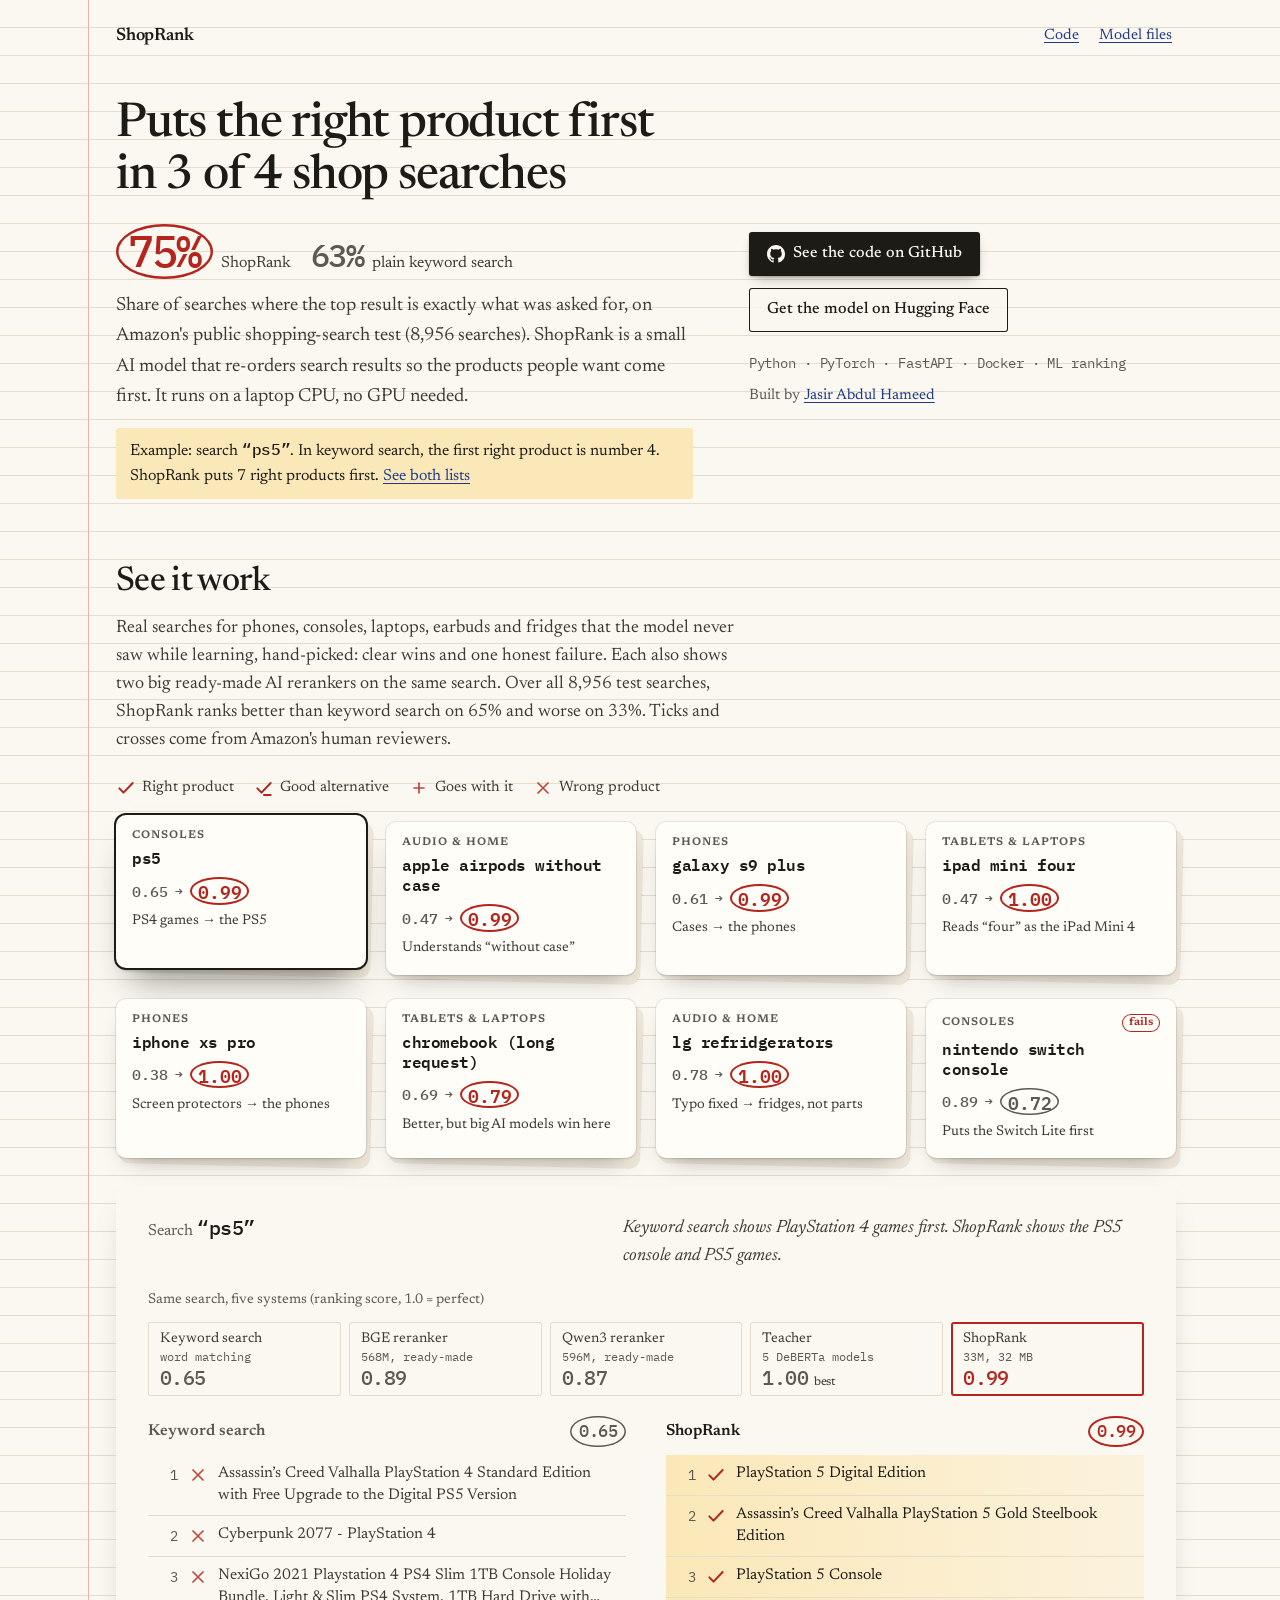
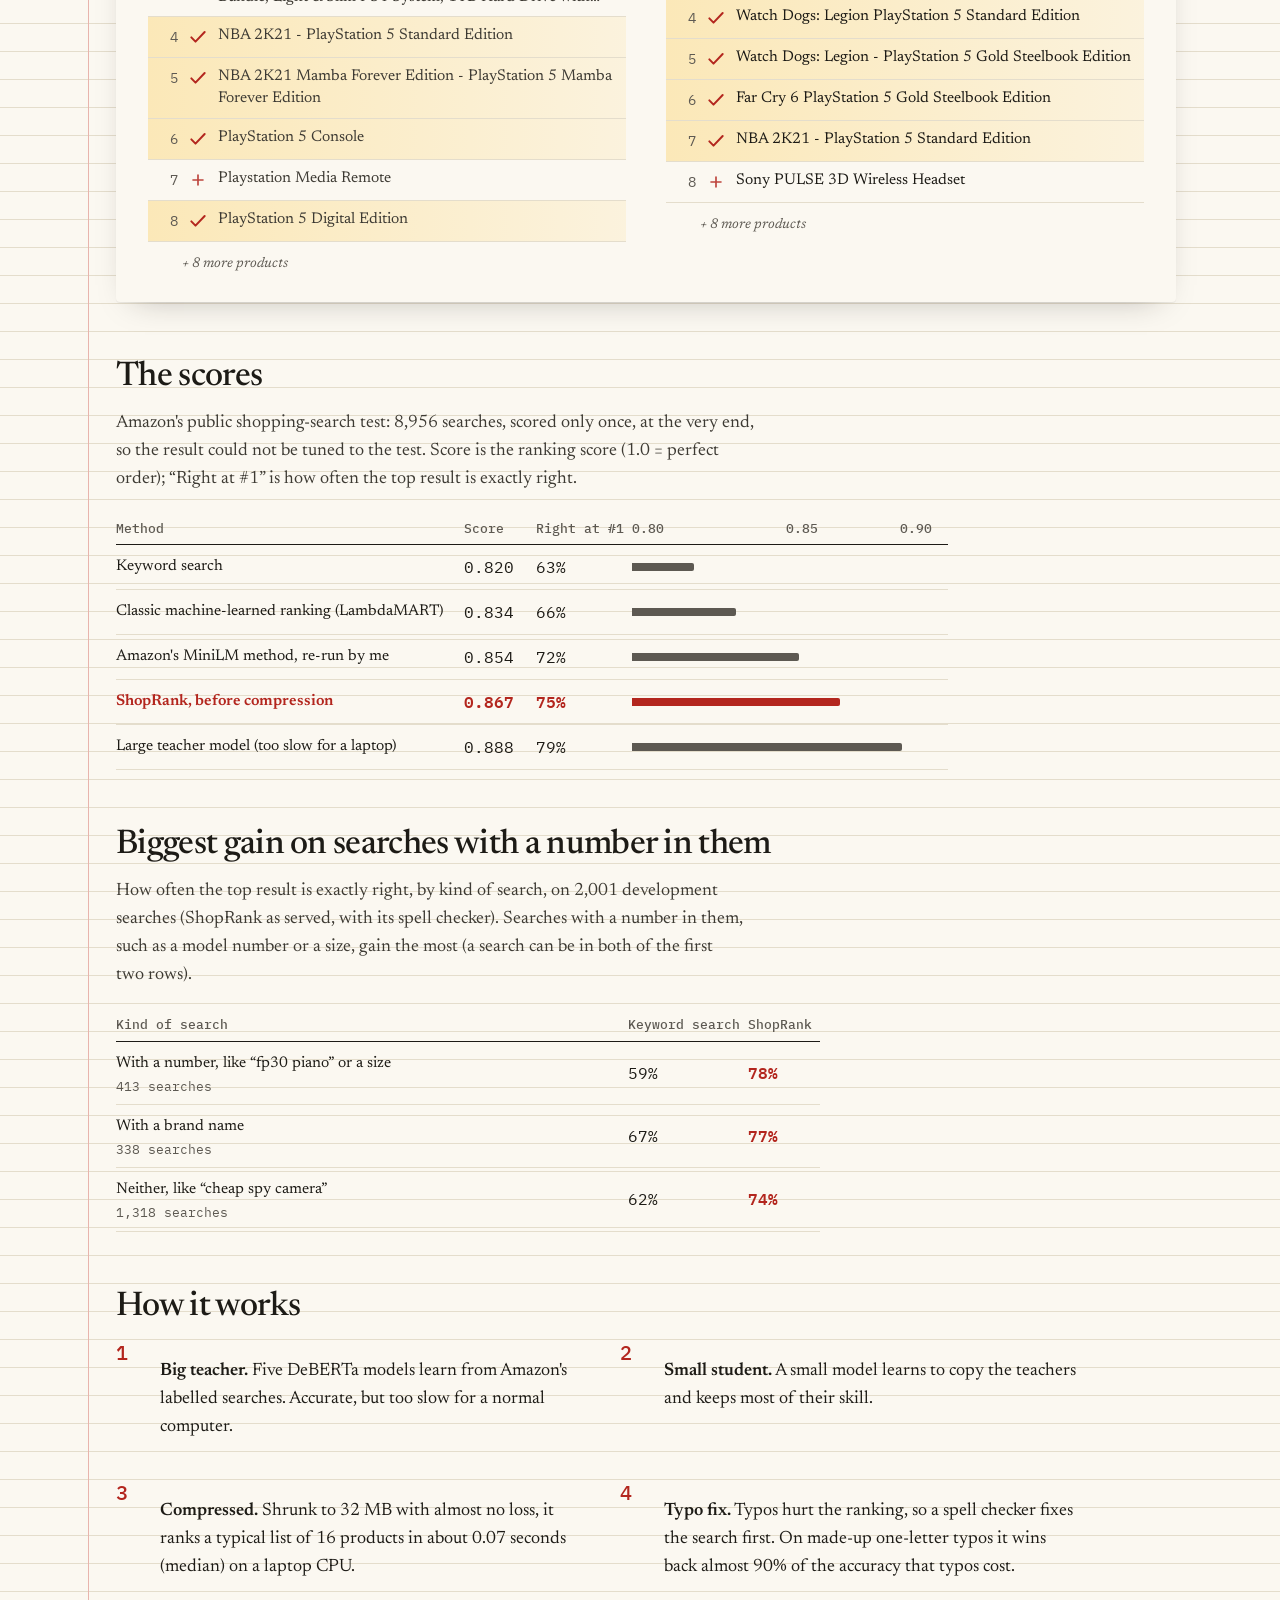
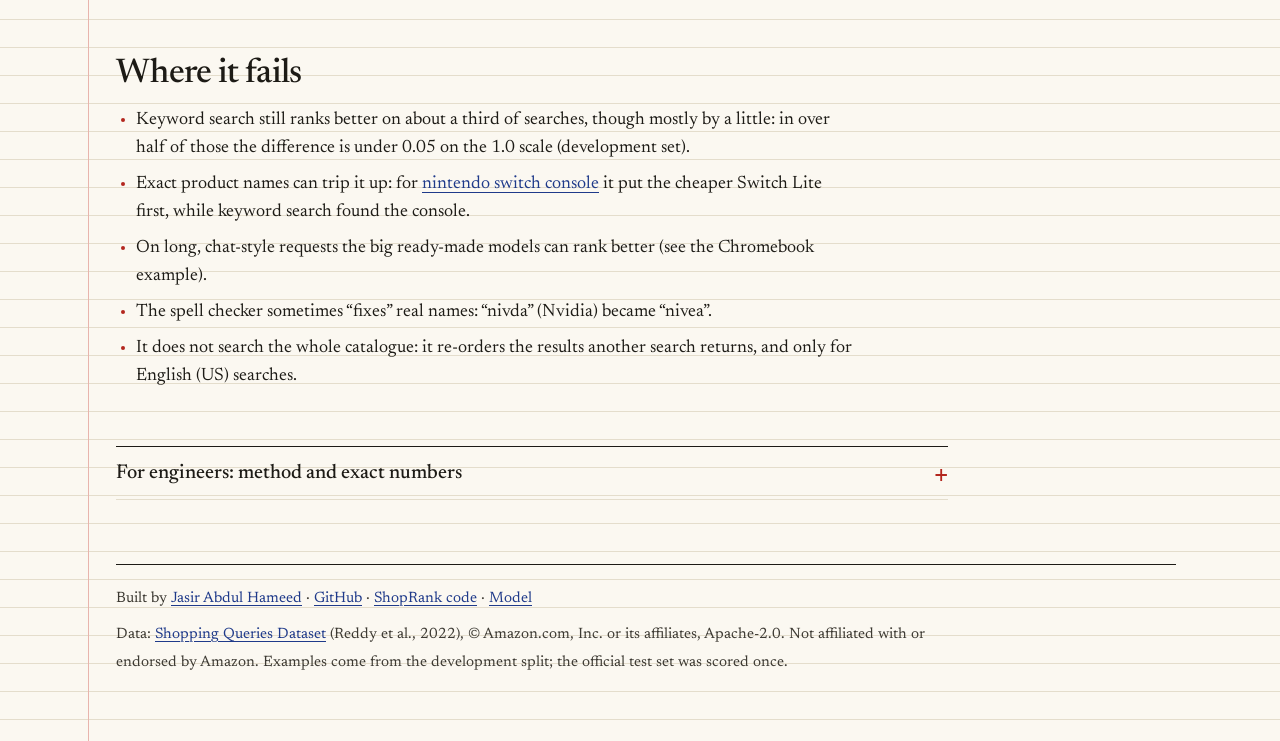
<file: site/public/index.html>
<!doctype html>
<html lang="en">
<head>
<meta charset="utf-8">
<meta name="viewport" content="width=device-width, initial-scale=1">
<title>ShopRank: puts the right product first in shop search</title>
<meta name="description" content="A small AI model that re-orders shop search results so the right products come first: the top result is right in 75% of searches, against 63% for keyword search, on Amazon's public shopping benchmark. Real examples and code.">
<meta name="theme-color" content="#fbf8f1">
<link rel="canonical" href="https://shoprank-jasirjru.vercel.app/">
<meta property="og:type" content="website">
<meta property="og:site_name" content="ShopRank">
<meta property="og:url" content="https://shoprank-jasirjru.vercel.app/">
<meta property="og:title" content="ShopRank: puts the right product first in 3 of 4 shop searches">
<meta property="og:description" content="A small AI model that re-orders shop search results. Right product at #1 in 75% of searches vs 63% for keyword search, on Amazon's public shopping benchmark. Real examples and code.">
<meta property="og:image" content="https://shoprank-jasirjru.vercel.app/og.png">
<meta property="og:image:type" content="image/png">
<meta property="og:image:width" content="1200">
<meta property="og:image:height" content="627">
<meta property="og:image:alt" content="ShopRank: right product first in 75% of searches, against 63% for keyword search">
<meta name="twitter:card" content="summary_large_image">
<meta name="twitter:image" content="https://shoprank-jasirjru.vercel.app/og.png">
<link rel="icon" href="favicon.svg" type="image/svg+xml">
<link rel="preconnect" href="https://fonts.googleapis.com">
<link rel="preconnect" href="https://fonts.gstatic.com" crossorigin>
<link rel="stylesheet" href="https://fonts.googleapis.com/css2?family=IBM+Plex+Mono:wght@400;500&family=Newsreader:ital,wght@0,400..600;1,400&display=swap">
<style>/* ShopRank project page. World: an examiner's marking sheet. Paper ground, pencil for the baseline,
   ink for ShopRank, examiner red for marks and grades. Phone first. */
:root {
  --paper: #fbf8f1;
  --paper-deep: #f3eee2;
  --rule: #e4ddcc;
  --margin: #e8b4ad;
  --ink: #1d1b16;
  --ink-soft: #3d3a33;
  --pencil: #5d5952;
  --red: #b3261e;
  --red-soft: #f6dcd7;
  --highlight: #fbe8b8;
  --blue: #1f3a8a;
  --serif: "Newsreader", "Iowan Old Style", "Palatino Linotype", Georgia, serif;
  --mono: "IBM Plex Mono", ui-monospace, "Cascadia Mono", Consolas, monospace;
  --gutter: 1.25rem;
  --line: 1.75rem;
  --ease: cubic-bezier(0.16, 1, 0.3, 1);
  color-scheme: light;
}

*, *::before, *::after { box-sizing: border-box; }
html { -webkit-text-size-adjust: 100%; scroll-behavior: smooth; }
@media (prefers-reduced-motion: reduce) { html { scroll-behavior: auto; } }

body {
  margin: 0;
  background: var(--paper);
  /* ruled exam paper: faint horizontal lines on the baseline grid */
  background-image: linear-gradient(to bottom, transparent calc(var(--line) - 1px), var(--rule) calc(var(--line) - 1px));
  background-size: 100% var(--line);
  color: var(--ink);
  font: 400 1.0625rem/var(--line) var(--serif);
  font-optical-sizing: auto;
  text-rendering: optimizeLegibility;
}

::selection { background: var(--red-soft); color: var(--ink); }
a { color: var(--blue); text-decoration-thickness: 1px; text-underline-offset: 0.2em; }
a:hover { color: var(--red); }
:focus-visible { outline: 2px solid var(--red); outline-offset: 3px; border-radius: 2px; }

.sr { position: absolute; width: 1px; height: 1px; overflow: hidden; clip-path: inset(50%); white-space: nowrap; }
.skip { position: absolute; left: var(--gutter); top: -3rem; background: var(--ink); color: var(--paper); padding: 0.25rem 0.75rem; z-index: 10; }
.skip:focus { top: 0.5rem; }

/* The sheet: a red margin rule down the left, like exam paper */
.sheet { position: relative; max-width: 72rem; margin: 0 auto; padding: 0 var(--gutter) 3.5rem calc(var(--gutter) + 0.75rem); }
.sheet::before { content: ""; position: absolute; top: 0; bottom: 0; left: 0.75rem; width: 1px; background: var(--margin); }

.topbar { display: flex; align-items: center; justify-content: space-between; gap: 1rem; padding: 0.875rem 0; }
.brand { font: 600 1.125rem/1 var(--serif); letter-spacing: -0.01em; color: var(--ink); text-decoration: none; }
.toplinks { display: flex; gap: 0.75rem; font-size: 0.9375rem; }
.toplinks a { display: inline-flex; align-items: center; min-height: 2.75rem; padding: 0 0.25rem; }

/* Opening */
.intro { padding: 1.75rem 0 2.25rem; max-width: 46rem; }
h1 {
  font: 500 clamp(1.875rem, 4.2vw, 3rem)/1.08 var(--serif);
  letter-spacing: -0.025em;
  margin: 0 0 1.25rem;
  text-wrap: balance;
}
/* The two grades, written in the margin like an examiner's score */
.score { display: flex; flex-wrap: wrap; align-items: baseline; column-gap: 1.25rem; row-gap: 0.5rem; margin: 0 0 0.75rem; }
.score .pair { display: inline-flex; align-items: baseline; gap: 0.5rem; white-space: nowrap; }
.score .num { font: 500 clamp(2rem, 5vw, 2.75rem)/1 var(--mono); letter-spacing: -0.04em; }
.score .num-ours { color: var(--red); padding: 0.35rem 0.75rem; border-radius: 50%; box-shadow: inset 0 0 0 2.5px var(--red); }
.score .num-base { color: var(--pencil); font-size: clamp(1.5rem, 3.6vw, 2rem); }
.score-label { font-size: 1rem; color: var(--ink-soft); }
.lede { font-size: 1.1875rem; line-height: 1.6; color: var(--ink-soft); max-width: 38rem; margin: 0 0 1.5rem; text-wrap: pretty; }
.proof { margin: 0 0 1.5rem; padding: 0.625rem 0.875rem; max-width: 38rem; background: var(--highlight); border-radius: 3px; font-size: 1rem; line-height: 1.55; }
.proof .q { font-size: 1rem; }
@media (min-width: 900px) { .proof { margin: 1rem 0 0; } }
.actions { display: flex; flex-wrap: wrap; gap: 0.75rem; margin: 0 0 1.25rem; }
.btn {
  display: inline-flex; align-items: center; gap: 0.5rem; min-height: 2.75rem; padding: 0.5rem 1.125rem;
  font: 500 1rem/1.2 var(--serif); text-decoration: none; border-radius: 3px; transition: background-color 0.2s, color 0.2s, box-shadow 0.2s;
}
.btn svg { width: 1.125rem; height: 1.125rem; fill: currentColor; }
.btn-primary { background: var(--ink); color: var(--paper); box-shadow: 0 1px 2px rgb(29 27 22 / 0.25), 0 6px 14px -6px rgb(29 27 22 / 0.45); }
.btn-primary:hover { background: var(--red); color: #fff; }
.btn-ghost { color: var(--ink); box-shadow: inset 0 0 0 1px var(--ink); background: rgb(251 248 241 / 0.8); }
.btn-ghost:hover { color: var(--red); box-shadow: inset 0 0 0 1px var(--red); }
.nowrap { white-space: nowrap; }
.skills { font: 400 0.875rem/1.6 var(--mono); color: var(--pencil); margin: 0; letter-spacing: -0.01em; }
.byline { font-size: 0.9375rem; color: var(--pencil); margin: 0.5rem 0 0; }

/* Section headings are claims */
h2 { font: 500 clamp(1.5rem, 3.6vw, 2.125rem)/1.15 var(--serif); letter-spacing: -0.02em; margin: 3.5rem 0 0.75rem; max-width: 44rem; text-wrap: balance; }
.section-lede { max-width: 40rem; color: var(--ink-soft); margin: 0 0 1.25rem; text-wrap: pretty; }

/* Legend of examiner marks */
.legend { list-style: none; display: flex; flex-wrap: wrap; gap: 0.375rem 1.25rem; padding: 0; margin: 0 0 1.25rem; font-size: 0.9375rem; color: var(--ink-soft); }
.legend li { display: inline-flex; align-items: center; gap: 0.375rem; }

.mark { width: 1.25rem; height: 1.25rem; flex: none; fill: none; stroke: var(--red); stroke-width: 2.4; stroke-linecap: round; stroke-linejoin: round; }
.mark-complement, .mark-irrelevant { stroke-width: 2; opacity: 0.85; }

/* Answer cards: paper slips with real depth (a small stack behind each), tilting gently toward the pointer */
.cards { display: grid; grid-template-columns: repeat(2, minmax(0, 1fr)); gap: 1.1rem 0.9rem; margin: 0.5rem 0 1.75rem; perspective: 1000px; }
.card {
  --rx: 0deg; --ry: 0deg; --lift: 0px;
  position: relative; display: flex; flex-direction: column; gap: 0.45rem; min-height: 2.75rem; padding: 0.95rem 1rem 1.05rem;
  color: var(--ink); text-decoration: none; background: none; border-radius: 10px; isolation: isolate;
  transform-style: preserve-3d; transform: rotateX(var(--rx)) rotateY(var(--ry)) translateY(var(--lift));
  transition: transform 0.35s var(--ease);
}
/* ::after is the front sheet (it carries the paper and the shadow); ::before is a second sheet peeking out behind */
.card::before, .card::after { content: ""; position: absolute; inset: 0; border-radius: inherit; }
.card::after { z-index: -1; background: #fffdf8; transition: box-shadow 0.35s var(--ease);
  box-shadow: 0 0 0 1px rgb(29 27 22 / 0.08), 0 1px 2px rgb(29 27 22 / 0.08), 0 12px 24px -14px rgb(29 27 22 / 0.45); }
.card::before { z-index: -2; background: #efe8da; transform: translate(5px, 6px) rotate(1.4deg); box-shadow: 0 0 0 1px rgb(29 27 22 / 0.08); }
.card-top { display: flex; align-items: center; justify-content: space-between; gap: 0.5rem; }
.card-suit { font: 600 0.6875rem/1 var(--serif); text-transform: uppercase; letter-spacing: 0.09em; color: var(--pencil); }
.card-query { font: 600 1rem/1.25 var(--mono); letter-spacing: -0.03em; overflow-wrap: break-word; }
.card-grades { display: flex; align-items: center; gap: 0.45rem; margin-top: 0.1rem; font: 500 0.9375rem/1 var(--mono); font-variant-numeric: tabular-nums; }
.card-from { color: var(--pencil); }
.card-arrow { color: var(--pencil); font-size: 0.8125rem; }
.card-to { color: var(--red); font-size: 1.125rem; font-weight: 600; padding: 0.3rem 0.45rem; border-radius: 50%; box-shadow: inset 0 0 0 2px var(--red); }
.card-story { font-size: 0.875rem; line-height: 1.35; color: var(--ink-soft); }
.card-flag { font: 600 0.6875rem/1.2 var(--serif); color: var(--red); padding: 0.15rem 0.45rem; border-radius: 999px; box-shadow: inset 0 0 0 1px var(--red); }
.card.is-failure .card-to { color: var(--pencil); box-shadow: inset 0 0 0 1.5px var(--pencil); }
.card:hover { --lift: -5px; }
.card:hover::after { box-shadow: 0 0 0 1px rgb(29 27 22 / 0.12), 0 2px 4px rgb(29 27 22 / 0.1), 0 22px 32px -16px rgb(29 27 22 / 0.5); }
.card[aria-selected="true"] { --lift: -7px; }
.card[aria-selected="true"]::after { box-shadow: 0 0 0 2px var(--ink), 0 2px 4px rgb(29 27 22 / 0.12), 0 24px 34px -16px rgb(29 27 22 / 0.55); }
.card:focus-visible { outline: 3px solid var(--red); outline-offset: 5px; }
@media (max-width: 639px) {
  .card { padding: 0.75rem 0.8rem 0.85rem; gap: 0.35rem; }
  .card-query { font-size: 0.875rem; }
  .card-story { font-size: 0.8125rem; }
  .card-grades { font-size: 0.8125rem; }
  .card-to { font-size: 0.9375rem; }
}
@media (min-width: 640px) { .cards { grid-template-columns: repeat(4, minmax(0, 1fr)); } }
@media (min-width: 900px) { .cards { gap: 1.5rem 1.25rem; } }
@media (prefers-reduced-motion: reduce) { .card, .card:hover, .card[aria-selected="true"] { transition: none; transform: none; } }

/* One example: the marked sheet */
.example { background: var(--paper); box-shadow: 0 1px 1px rgb(29 27 22 / 0.06), 0 12px 32px -18px rgb(29 27 22 / 0.35); border-radius: 4px; padding: 1.25rem 1rem 1rem; margin-bottom: 1rem; }
.example-head { margin-bottom: 1rem; }
.query { font-size: 1rem; color: var(--pencil); margin: 0; }
.q { font: 500 1.25rem/1.4 var(--mono); color: var(--ink); quotes: "\201C" "\201D"; letter-spacing: -0.02em; }
.fix { margin: 0.25rem 0 0; color: var(--red); font-style: italic; }
.fix .q { color: var(--red); font-style: normal; font-size: 1.0625rem; }
.note { margin: 0.5rem 0 0; font-style: italic; color: var(--ink-soft); max-width: 44rem; }

.switch { display: none; }
.columns { display: grid; gap: 1.5rem; }
.col-title { display: flex; align-items: center; justify-content: space-between; gap: 0.75rem; font: 600 1rem/1.3 var(--serif); margin: 0 0 0.5rem; }
.col-bm25 .col-title { color: var(--pencil); }

/* The grade, circled in red ink */
.grade { font: 500 1.0625rem/1 var(--mono); padding: 0.45rem 0.55rem; border-radius: 50%; letter-spacing: -0.03em; }
.grade-shoprank { color: var(--red); box-shadow: inset 0 0 0 2px var(--red); }
.grade-bm25 { color: var(--pencil); box-shadow: inset 0 0 0 1.5px var(--pencil); }

.list { list-style: none; margin: 0; padding: 0; }
.row { position: relative; display: grid; grid-template-columns: 1.5rem 1.25rem 1fr; align-items: start; column-gap: 0.625rem; padding: 0.5rem 0.375rem; border-bottom: 1px solid var(--rule); line-height: 1.4; }
.row .pos { font: 400 0.875rem/1.5rem var(--mono); color: var(--pencil); text-align: right; }
.row .mark { margin-top: 0.125rem; }
.row .title { font-size: 0.96875rem; display: -webkit-box; -webkit-line-clamp: 2; line-clamp: 2; -webkit-box-orient: vertical; overflow: hidden; }
.list-bm25 .title { color: var(--ink-soft); }
.row.is-exact { background: linear-gradient(to right, var(--highlight), rgb(251 232 184 / 0.35)); }
.more { font-size: 0.875rem; color: var(--pencil); margin: 0.5rem 0 0 2.125rem; font-style: italic; }

.example.is-failure { box-shadow: inset 0 0 0 2px var(--red-soft), 0 12px 32px -18px rgb(29 27 22 / 0.35); }

/* Phone with JavaScript: one list at a time, switch between them */
@media (max-width: 899px) {
  .js .switch { display: inline-flex; margin: 0 0 0.75rem; padding: 3px; border-radius: 999px; box-shadow: inset 0 0 0 1px var(--ink); }
  .js .switch button { font: 500 0.9375rem/1 var(--serif); min-height: 2.75rem; padding: 0 1rem; border: 0; border-radius: 999px; background: transparent; color: var(--ink); cursor: pointer; }
  .js .switch button[aria-pressed="true"] { background: var(--ink); color: var(--paper); }
  .js .columns { display: block; }
  .js [data-mode="shoprank"] .col-bm25, .js [data-mode="bm25"] .col-shoprank { display: none; }
}

@media (min-width: 900px) {
  :root { --gutter: 2.5rem; }
  body { font-size: 1.125rem; }
  .sheet::before { left: 1.5rem; }
  .intro { padding: 1.75rem 0 0.5rem; max-width: none; display: grid; grid-template-columns: minmax(0, 1.35fr) minmax(0, 1fr); column-gap: 3.5rem; align-items: start; }
  .intro h1 { grid-column: 1 / -1; max-width: 56rem; }
  .intro .lede-block { grid-column: 1; grid-row: 2; }
  .intro-side { grid-column: 2; grid-row: 2; padding-top: 0.5rem; }
  .intro .lede { margin: 0; }
  .example { padding: 1.75rem 2rem 1.5rem; }

  .columns { grid-template-columns: 1fr 1fr; gap: 2.5rem; }
  .example-head { display: grid; grid-template-columns: minmax(0, 1fr) minmax(0, 1.2fr); gap: 0 2.5rem; align-items: end; }
  .example-head .note { grid-column: 2; grid-row: 1 / span 2; margin: 0; }
}

/* Results: a ruler from 0.80 to 0.90 */
.results { width: 100%; max-width: 52rem; border-collapse: collapse; font-size: 0.96875rem; }
.results th, .results td { text-align: left; padding: 0.5rem 0.5rem 0.5rem 0; border-bottom: 1px solid var(--rule); vertical-align: middle; font-weight: 400; }
.results thead th { white-space: nowrap; font: 500 0.8125rem/1.2 var(--mono); color: var(--pencil); border-bottom: 1px solid var(--ink); }
.results .value { font-family: var(--mono); font-variant-numeric: tabular-nums; width: 4.5rem; }
.results .track { width: 38%; }
.track-head { display: none; }
.bar { display: block; height: 0.5rem; width: var(--w); background: var(--pencil); border-radius: 0 2px 2px 0; }
.result.is-ours th, .result.is-ours .value { color: var(--red); font-weight: 600; }
.result.is-ours .bar { background: var(--red); }
@media (min-width: 640px) {
  .track-head { display: table-cell; }
  .track-head span { display: inline-block; width: 50%; font-variant-numeric: tabular-nums; }
  .track-head span:last-child { width: 0; text-align: right; position: relative; left: -2.5rem; }
}
@media (max-width: 639px) { .results .track { display: none; } }

/* Five-system scoreboard under each example */
.board { margin: 0 0 1.25rem; }
.board-title { font-size: 0.875rem; color: var(--pencil); margin: 0 0 0.5rem; }
.board ul { list-style: none; margin: 0; padding: 0; display: grid; grid-template-columns: repeat(auto-fit, minmax(8.5rem, 1fr)); gap: 0.5rem; }
.board-item { display: flex; flex-direction: column; gap: 0.25rem; padding: 0.5rem 0.75rem; border-radius: 3px; box-shadow: inset 0 0 0 1px var(--rule); background: var(--paper); }
.board-name { font-size: 0.875rem; line-height: 1.3; color: var(--ink-soft); }
.board-size { display: block; font: 400 0.75rem/1.3 var(--mono); color: var(--pencil); }
.board-score { font: 500 1.25rem/1 var(--mono); letter-spacing: -0.03em; color: var(--pencil); font-variant-numeric: tabular-nums; }
.board-item.is-ours { box-shadow: inset 0 0 0 2px var(--red); }
.board-item.is-ours .board-score { color: var(--red); }
.board-item.is-best .board-score::after { content: "best"; margin-left: 0.4rem; font: 400 0.75rem/1 var(--serif); color: var(--ink-soft); }

/* Known-item searches */
.known { max-width: 44rem; }
.known .count { display: block; font: 400 0.8125rem/1.4 var(--mono); color: var(--pencil); }
.known .ours { color: var(--red); font-weight: 600; }

/* How it works: margin notes */
.steps { counter-reset: step; list-style: none; padding: 0; margin: 0; display: grid; gap: 1.25rem; max-width: 60rem; }
.steps li { counter-increment: step; display: grid; grid-template-columns: 2rem 1fr; column-gap: 0.75rem; }
.steps li::before { content: counter(step); font: 500 1.25rem/1.4 var(--mono); color: var(--red); }
.steps strong { font-weight: 600; }
@media (min-width: 900px) { .steps { grid-template-columns: 1fr 1fr; column-gap: 3rem; } }

.limits { max-width: 46rem; padding-left: 1.25rem; margin: 0; }
.limits li { margin-bottom: 0.5rem; }
.limits li::marker { color: var(--red); }

/* Layer 2: folded shut, for engineers who want the exact method */
.engineers { margin-top: 3.5rem; max-width: 52rem; border-top: 1px solid var(--ink); border-bottom: 1px solid var(--rule); }
.engineers summary { cursor: pointer; list-style: none; display: flex; align-items: center; justify-content: space-between; gap: 1rem; min-height: 3.25rem; font: 500 1.25rem/1.3 var(--serif); }
.engineers summary::-webkit-details-marker { display: none; }
.engineers summary::after { content: "+"; font: 400 1.5rem/1 var(--mono); color: var(--red); transition: transform 0.3s var(--ease); }
.engineers[open] summary::after { transform: rotate(45deg); }
.engineers summary:hover { color: var(--red); }
.engineers ul { margin: 0 0 1.5rem; padding-left: 1.25rem; font-size: 0.96875rem; color: var(--ink-soft); }
.engineers li { margin-bottom: 0.5rem; }
.engineers li::marker { color: var(--red); }
@media (prefers-reduced-motion: reduce) { .engineers summary::after { transition: none; } }

footer { margin-top: 4rem; padding-top: 1.25rem; border-top: 1px solid var(--ink); font-size: 0.9375rem; color: var(--ink-soft); }
footer p { margin: 0 0 0.5rem; max-width: 52rem; }

</style>
</head>
<body>
<a class="skip" href="#main">Skip to content</a>
<div class="sheet">
<header class="topbar">
  <a class="brand" href="#top" id="top">ShopRank</a>
  <nav class="toplinks" aria-label="Project links"><a href="https://github.com/jasirjru/shoprank">Code</a><a href="https://huggingface.co/jasirjru/shoprank-reranker-minilm-int8">Model files</a></nav>
</header>
<main id="main">
<section class="intro" aria-labelledby="headline">
  <h1 id="headline">Puts the right product first in 3 of 4 shop searches</h1>
  <div class="lede-block">
  <p class="score"><span class="pair"><span class="num num-ours">75%</span><span class="score-label">ShopRank</span></span><span class="pair"><span class="num num-base">63%</span><span class="score-label">plain keyword search</span></span></p>
  <p class="lede">Share of searches where the top result is exactly what was asked for, on Amazon's public shopping-search test (8,956 searches). ShopRank is a small AI model that re-orders search results so the products people want come first. It runs on a laptop CPU, no GPU needed.</p>
  <p class="proof">Example: search <q class="q">ps5</q>. In keyword search, the first right product is number 4. ShopRank puts 7 right products first. <a class="nowrap" href="#ex-0">See both lists</a></p>
  </div>
  <div class="intro-side">
  <div class="actions">
      <a class="btn btn-primary" href="https://github.com/jasirjru/shoprank"><svg viewBox="0 0 16 16" aria-hidden="true" focusable="false"><path d="M8 0C3.58 0 0 3.58 0 8c0 3.54 2.29 6.53 5.47 7.59.4.07.55-.17.55-.38 0-.19-.01-.82-.01-1.49-2.01.37-2.53-.49-2.69-.94-.09-.23-.48-.94-.82-1.13-.28-.15-.68-.52-.01-.53.63-.01 1.08.58 1.23.82.72 1.21 1.87.87 2.33.66.07-.52.28-.87.51-1.07-1.78-.2-3.64-.89-3.64-3.95 0-.87.31-1.59.82-2.15-.08-.2-.36-1.02.08-2.12 0 0 .67-.21 2.2.82.64-.18 1.32-.27 2-.27.68 0 1.36.09 2 .27 1.53-1.04 2.2-.82 2.2-.82.44 1.1.16 1.92.08 2.12.51.56.82 1.27.82 2.15 0 3.07-1.87 3.75-3.65 3.95.29.25.54.73.54 1.48 0 1.07-.01 1.93-.01 2.2 0 .21.15.46.55.38A8.013 8.013 0 0016 8c0-4.42-3.58-8-8-8z"/></svg>See the code on GitHub</a>
      <a class="btn btn-ghost" href="https://huggingface.co/jasirjru/shoprank-reranker-minilm-int8">Get the model on Hugging Face</a>
    </div>
    <p class="skills">Python · PyTorch · FastAPI · Docker · ML ranking</p>
    <p class="byline">Built by <a href="https://jasirjru-portfolio.vercel.app">Jasir Abdul Hameed</a></p>
  </div>
</section>

<section aria-labelledby="examples-title">
  <h2 id="examples-title">See it work</h2>
  <p class="section-lede">Real searches for phones, consoles, laptops, earbuds and fridges that the model never saw while learning, hand-picked: clear wins and one honest failure. Each also shows two big ready-made AI rerankers on the same search. Over all 8,956 test searches, ShopRank ranks better than keyword search on 65% and worse on 33%. Ticks and crosses come from Amazon&#39;s human reviewers.</p>
  <ul class="legend" aria-label="Marks are Amazon's human labels"><li><svg class="mark mark-exact" viewBox="0 0 24 24" aria-hidden="true" focusable="false"><path d="M4 12.5l5 5L20 6"/></svg><span>Right product</span></li><li><svg class="mark mark-substitute" viewBox="0 0 24 24" aria-hidden="true" focusable="false"><path d="M4 12.5l5 5L20 6"/><path d="M12 20.5h8"/></svg><span>Good alternative</span></li><li><svg class="mark mark-complement" viewBox="0 0 24 24" aria-hidden="true" focusable="false"><path d="M12 6v12M6 12h12"/></svg><span>Goes with it</span></li><li><svg class="mark mark-irrelevant" viewBox="0 0 24 24" aria-hidden="true" focusable="false"><path d="M6 6l12 12M18 6L6 18"/></svg><span>Wrong product</span></li></ul>
  <nav class="tabs cards" role="tablist" aria-label="Example searches"><a class="tab card" id="tab-0" href="#ex-0" role="tab" aria-selected="true" aria-controls="ex-0"><span class="card-top"><span class="card-suit">Consoles</span></span><span class="card-query">ps5</span><span class="card-grades"><span class="card-from">0.65</span><span class="card-arrow" aria-hidden="true">→</span><span class="sr"> keyword search, then ShopRank </span><span class="card-to">0.99</span></span><span class="card-story">PS4 games → the PS5</span></a><a class="tab card" id="tab-1" href="#ex-1" role="tab" aria-selected="false" aria-controls="ex-1"><span class="card-top"><span class="card-suit">Audio & home</span></span><span class="card-query">apple airpods without case</span><span class="card-grades"><span class="card-from">0.47</span><span class="card-arrow" aria-hidden="true">→</span><span class="sr"> keyword search, then ShopRank </span><span class="card-to">0.99</span></span><span class="card-story">Understands “without case”</span></a><a class="tab card" id="tab-2" href="#ex-2" role="tab" aria-selected="false" aria-controls="ex-2"><span class="card-top"><span class="card-suit">Phones</span></span><span class="card-query">galaxy s9 plus</span><span class="card-grades"><span class="card-from">0.61</span><span class="card-arrow" aria-hidden="true">→</span><span class="sr"> keyword search, then ShopRank </span><span class="card-to">0.99</span></span><span class="card-story">Cases → the phones</span></a><a class="tab card" id="tab-3" href="#ex-3" role="tab" aria-selected="false" aria-controls="ex-3"><span class="card-top"><span class="card-suit">Tablets & laptops</span></span><span class="card-query">ipad mini four</span><span class="card-grades"><span class="card-from">0.47</span><span class="card-arrow" aria-hidden="true">→</span><span class="sr"> keyword search, then ShopRank </span><span class="card-to">1.00</span></span><span class="card-story">Reads “four” as the iPad Mini 4</span></a><a class="tab card" id="tab-4" href="#ex-4" role="tab" aria-selected="false" aria-controls="ex-4"><span class="card-top"><span class="card-suit">Phones</span></span><span class="card-query">iphone xs pro</span><span class="card-grades"><span class="card-from">0.38</span><span class="card-arrow" aria-hidden="true">→</span><span class="sr"> keyword search, then ShopRank </span><span class="card-to">1.00</span></span><span class="card-story">Screen protectors → the phones</span></a><a class="tab card" id="tab-5" href="#ex-5" role="tab" aria-selected="false" aria-controls="ex-5"><span class="card-top"><span class="card-suit">Tablets & laptops</span></span><span class="card-query">chromebook (long request)</span><span class="card-grades"><span class="card-from">0.69</span><span class="card-arrow" aria-hidden="true">→</span><span class="sr"> keyword search, then ShopRank </span><span class="card-to">0.79</span></span><span class="card-story">Better, but big AI models win here</span></a><a class="tab card" id="tab-6" href="#ex-6" role="tab" aria-selected="false" aria-controls="ex-6"><span class="card-top"><span class="card-suit">Audio & home</span></span><span class="card-query">lg refridgerators</span><span class="card-grades"><span class="card-from">0.78</span><span class="card-arrow" aria-hidden="true">→</span><span class="sr"> keyword search, then ShopRank </span><span class="card-to">1.00</span></span><span class="card-story">Typo fixed → fridges, not parts</span></a><a class="tab card is-failure" id="tab-7" href="#ex-7" role="tab" aria-selected="false" aria-controls="ex-7"><span class="card-top"><span class="card-suit">Consoles</span><span class="card-flag">fails</span></span><span class="card-query">nintendo switch console</span><span class="card-grades"><span class="card-from">0.89</span><span class="card-arrow" aria-hidden="true">→</span><span class="sr"> keyword search, then ShopRank </span><span class="card-to">0.72</span></span><span class="card-story">Puts the Switch Lite first</span></a></nav>
  
<section class="example" id="ex-0" role="tabpanel" aria-labelledby="tab-0" data-mode="shoprank">
  <div class="example-head">
    <p class="query">Search <q class="q">ps5</q></p>
    
    <p class="note">Keyword search shows PlayStation 4 games first. ShopRank shows the PS5 console and PS5 games.</p>
  </div>
  <div class="board"><p class="board-title">Same search, five systems (ranking score, 1.0 = perfect)</p><ul><li class="board-item"><span class="board-name">Keyword search<span class="board-size">word matching</span></span><span class="board-score">0.65</span></li><li class="board-item"><span class="board-name">BGE reranker<span class="board-size">568M, ready-made</span></span><span class="board-score">0.89</span></li><li class="board-item"><span class="board-name">Qwen3 reranker<span class="board-size">596M, ready-made</span></span><span class="board-score">0.87</span></li><li class="board-item is-best"><span class="board-name">Teacher<span class="board-size">5 DeBERTa models</span></span><span class="board-score">1.00</span></li><li class="board-item is-ours"><span class="board-name">ShopRank<span class="board-size">33M, 32 MB</span></span><span class="board-score">0.99</span></li></ul></div>
  <div class="switch" role="group" aria-label="Show ranking by">
    <button type="button" data-show="bm25" aria-pressed="false">Keyword search</button>
    <button type="button" data-show="shoprank" aria-pressed="true">ShopRank</button>
  </div>
  <div class="columns">
    <div class="col col-bm25">
      <h3 class="col-title">Keyword search <span class="grade grade-bm25" title="Ranking score for this search (1.0 = perfect)">0.65</span></h3>
      <ol class="list list-bm25"><li class="row is-irrelevant" data-pid="B087XTT5GZ"><span class="pos">1</span><svg class="mark mark-irrelevant" viewBox="0 0 24 24" aria-hidden="true" focusable="false"><path d="M6 6l12 12M18 6L6 18"/></svg><span class="title">Assassin’s Creed Valhalla PlayStation 4 Standard Edition with Free Upgrade to the Digital PS5 Version</span><span class="sr">, Wrong product</span></li><li class="row is-irrelevant" data-pid="B07DJWBYKP"><span class="pos">2</span><svg class="mark mark-irrelevant" viewBox="0 0 24 24" aria-hidden="true" focusable="false"><path d="M6 6l12 12M18 6L6 18"/></svg><span class="title">Cyberpunk 2077 - PlayStation 4</span><span class="sr">, Wrong product</span></li><li class="row is-irrelevant" data-pid="B08BJ63ZH6"><span class="pos">3</span><svg class="mark mark-irrelevant" viewBox="0 0 24 24" aria-hidden="true" focusable="false"><path d="M6 6l12 12M18 6L6 18"/></svg><span class="title">NexiGo 2021 Playstation 4 PS4 Slim 1TB Console Holiday Bundle, Light &amp; Slim PS4 System, 1TB Hard Drive with NexiGo Charging Station Dock Bundle</span><span class="sr">, Wrong product</span></li><li class="row is-exact" data-pid="B08D7DKLPC"><span class="pos">4</span><svg class="mark mark-exact" viewBox="0 0 24 24" aria-hidden="true" focusable="false"><path d="M4 12.5l5 5L20 6"/></svg><span class="title">NBA 2K21 - PlayStation 5 Standard Edition</span><span class="sr">, Right product</span></li><li class="row is-exact" data-pid="B08D7DX16N"><span class="pos">5</span><svg class="mark mark-exact" viewBox="0 0 24 24" aria-hidden="true" focusable="false"><path d="M4 12.5l5 5L20 6"/></svg><span class="title">NBA 2K21 Mamba Forever Edition - PlayStation 5 Mamba Forever Edition</span><span class="sr">, Right product</span></li><li class="row is-exact" data-pid="B08FC5L3RG"><span class="pos">6</span><svg class="mark mark-exact" viewBox="0 0 24 24" aria-hidden="true" focusable="false"><path d="M4 12.5l5 5L20 6"/></svg><span class="title">PlayStation 5 Console</span><span class="sr">, Right product</span></li><li class="row is-complement" data-pid="B08FC5R4KV"><span class="pos">7</span><svg class="mark mark-complement" viewBox="0 0 24 24" aria-hidden="true" focusable="false"><path d="M12 6v12M6 12h12"/></svg><span class="title">Playstation Media Remote</span><span class="sr">, Goes with it</span></li><li class="row is-exact" data-pid="B08FC6MR62"><span class="pos">8</span><svg class="mark mark-exact" viewBox="0 0 24 24" aria-hidden="true" focusable="false"><path d="M4 12.5l5 5L20 6"/></svg><span class="title">PlayStation 5 Digital Edition</span><span class="sr">, Right product</span></li></ol><p class="more">+ 8 more products</p>
    </div>
    <div class="col col-shoprank">
      <h3 class="col-title">ShopRank <span class="grade grade-shoprank" title="Ranking score for this search (1.0 = perfect)">0.99</span></h3>
      <ol class="list list-shoprank"><li class="row is-exact" data-pid="B08FC6MR62"><span class="pos">1</span><svg class="mark mark-exact" viewBox="0 0 24 24" aria-hidden="true" focusable="false"><path d="M4 12.5l5 5L20 6"/></svg><span class="title">PlayStation 5 Digital Edition</span><span class="sr">, Right product</span></li><li class="row is-exact" data-pid="B08FS7BCR4"><span class="pos">2</span><svg class="mark mark-exact" viewBox="0 0 24 24" aria-hidden="true" focusable="false"><path d="M4 12.5l5 5L20 6"/></svg><span class="title">Assassin’s Creed Valhalla PlayStation 5 Gold Steelbook Edition</span><span class="sr">, Right product</span></li><li class="row is-exact" data-pid="B08FC5L3RG"><span class="pos">3</span><svg class="mark mark-exact" viewBox="0 0 24 24" aria-hidden="true" focusable="false"><path d="M4 12.5l5 5L20 6"/></svg><span class="title">PlayStation 5 Console</span><span class="sr">, Right product</span></li><li class="row is-exact" data-pid="B08FS6BB9N"><span class="pos">4</span><svg class="mark mark-exact" viewBox="0 0 24 24" aria-hidden="true" focusable="false"><path d="M4 12.5l5 5L20 6"/></svg><span class="title">Watch Dogs: Legion PlayStation 5 Standard Edition</span><span class="sr">, Right product</span></li><li class="row is-exact" data-pid="B08FS6G3Y5"><span class="pos">5</span><svg class="mark mark-exact" viewBox="0 0 24 24" aria-hidden="true" focusable="false"><path d="M4 12.5l5 5L20 6"/></svg><span class="title">Watch Dogs: Legion - PlayStation 5 Gold Steelbook Edition</span><span class="sr">, Right product</span></li><li class="row is-exact" data-pid="B08FS6R244"><span class="pos">6</span><svg class="mark mark-exact" viewBox="0 0 24 24" aria-hidden="true" focusable="false"><path d="M4 12.5l5 5L20 6"/></svg><span class="title">Far Cry 6 PlayStation 5 Gold Steelbook Edition</span><span class="sr">, Right product</span></li><li class="row is-exact" data-pid="B08D7DKLPC"><span class="pos">7</span><svg class="mark mark-exact" viewBox="0 0 24 24" aria-hidden="true" focusable="false"><path d="M4 12.5l5 5L20 6"/></svg><span class="title">NBA 2K21 - PlayStation 5 Standard Edition</span><span class="sr">, Right product</span></li><li class="row is-complement" data-pid="B08FC6QLKN"><span class="pos">8</span><svg class="mark mark-complement" viewBox="0 0 24 24" aria-hidden="true" focusable="false"><path d="M12 6v12M6 12h12"/></svg><span class="title">Sony PULSE 3D Wireless Headset</span><span class="sr">, Goes with it</span></li></ol><p class="more">+ 8 more products</p>
    </div>
  </div>
</section>
<section class="example" id="ex-1" role="tabpanel" aria-labelledby="tab-1" data-mode="shoprank">
  <div class="example-head">
    <p class="query">Search <q class="q">apple airpods without case</q></p>
    
    <p class="note">&#x27;Without case&#x27; is the hard part. Keyword search shows AirPods bundles and case covers; ShopRank puts the AirPods themselves first.</p>
  </div>
  <div class="board"><p class="board-title">Same search, five systems (ranking score, 1.0 = perfect)</p><ul><li class="board-item"><span class="board-name">Keyword search<span class="board-size">word matching</span></span><span class="board-score">0.47</span></li><li class="board-item"><span class="board-name">BGE reranker<span class="board-size">568M, ready-made</span></span><span class="board-score">0.35</span></li><li class="board-item"><span class="board-name">Qwen3 reranker<span class="board-size">596M, ready-made</span></span><span class="board-score">0.36</span></li><li class="board-item"><span class="board-name">Teacher<span class="board-size">5 DeBERTa models</span></span><span class="board-score">0.99</span></li><li class="board-item is-ours is-best"><span class="board-name">ShopRank<span class="board-size">33M, 32 MB</span></span><span class="board-score">0.99</span></li></ul></div>
  <div class="switch" role="group" aria-label="Show ranking by">
    <button type="button" data-show="bm25" aria-pressed="false">Keyword search</button>
    <button type="button" data-show="shoprank" aria-pressed="true">ShopRank</button>
  </div>
  <div class="columns">
    <div class="col col-bm25">
      <h3 class="col-title">Keyword search <span class="grade grade-bm25" title="Ranking score for this search (1.0 = perfect)">0.47</span></h3>
      <ol class="list list-bm25"><li class="row is-substitute" data-pid="B07PYLT6DN"><span class="pos">1</span><svg class="mark mark-substitute" viewBox="0 0 24 24" aria-hidden="true" focusable="false"><path d="M4 12.5l5 5L20 6"/><path d="M12 20.5h8"/></svg><span class="title">Apple AirPods with Wireless Charging Case</span><span class="sr">, Good alternative</span></li><li class="row is-substitute" data-pid="B07SJJ7FTJ"><span class="pos">2</span><svg class="mark mark-substitute" viewBox="0 0 24 24" aria-hidden="true" focusable="false"><path d="M4 12.5l5 5L20 6"/><path d="M12 20.5h8"/></svg><span class="title">(Renewed) Apple AirPods with Wireless Charging Case - White</span><span class="sr">, Good alternative</span></li><li class="row is-substitute" data-pid="B07SKLLYTW"><span class="pos">3</span><svg class="mark mark-substitute" viewBox="0 0 24 24" aria-hidden="true" focusable="false"><path d="M4 12.5l5 5L20 6"/><path d="M12 20.5h8"/></svg><span class="title">(Renewed) Apple AirPods 2 with Charging Case - White</span><span class="sr">, Good alternative</span></li><li class="row is-irrelevant" data-pid="B07RLVXV5B"><span class="pos">4</span><svg class="mark mark-irrelevant" viewBox="0 0 24 24" aria-hidden="true" focusable="false"><path d="M6 6l12 12M18 6L6 18"/></svg><span class="title">AirPods Case, Full Protective Silicone AirPods Accessories Cover Compatible with Apple AirPods 1&amp;2 Wireless and Wired Charging Case(Front LED Visible),Black</span><span class="sr">, Wrong product</span></li><li class="row is-complement" data-pid="B09G6F6WCY"><span class="pos">5</span><svg class="mark mark-complement" viewBox="0 0 24 24" aria-hidden="true" focusable="false"><path d="M12 6v12M6 12h12"/></svg><span class="title">Thick AirPods Case Cover 2nd/1st Generation with Keychain&amp;Carabiner,Full Protective Silicone Case AirPods Compatible for Apple AirPods Wired&amp;Wireless Charging Case for Woman Men,Blue</span><span class="sr">, Goes with it</span></li><li class="row is-irrelevant" data-pid="B09B6Z3SK6"><span class="pos">6</span><svg class="mark mark-irrelevant" viewBox="0 0 24 24" aria-hidden="true" focusable="false"><path d="M6 6l12 12M18 6L6 18"/></svg><span class="title">Faith Can Move Mountains AirPods Case Protective Cover,Matching Airpods Anti-Lost Hook,Black Skin Charging Case Cover for Apple AirPods 2 and 1 (Black)</span><span class="sr">, Wrong product</span></li><li class="row is-irrelevant" data-pid="B08XX7MTKL"><span class="pos">7</span><svg class="mark mark-irrelevant" viewBox="0 0 24 24" aria-hidden="true" focusable="false"><path d="M6 6l12 12M18 6L6 18"/></svg><span class="title">Airpods Case Cover, LELONG Soft Silicone Protective Case Cover with Keychain for Apple Airpods 2nd 1st Charging Case Men Women [Front LED Visible]</span><span class="sr">, Wrong product</span></li><li class="row is-complement" data-pid="B089H1XRTQ"><span class="pos">8</span><svg class="mark mark-complement" viewBox="0 0 24 24" aria-hidden="true" focusable="false"><path d="M12 6v12M6 12h12"/></svg><span class="title">Deppa Soft Protective Airpods Pro Case Cover Silicone Skin for Apple Airpod Pro 2019 Without Keychain (Front LED Visible) (hinged) (Sky Blue)</span><span class="sr">, Goes with it</span></li></ol><p class="more">+ 8 more products</p>
    </div>
    <div class="col col-shoprank">
      <h3 class="col-title">ShopRank <span class="grade grade-shoprank" title="Ranking score for this search (1.0 = perfect)">0.99</span></h3>
      <ol class="list list-shoprank"><li class="row is-exact" data-pid="B07PXGQC1Q"><span class="pos">1</span><svg class="mark mark-exact" viewBox="0 0 24 24" aria-hidden="true" focusable="false"><path d="M4 12.5l5 5L20 6"/></svg><span class="title">Apple AirPods (2nd Generation)</span><span class="sr">, Right product</span></li><li class="row is-substitute" data-pid="B07SJJ7FTJ"><span class="pos">2</span><svg class="mark mark-substitute" viewBox="0 0 24 24" aria-hidden="true" focusable="false"><path d="M4 12.5l5 5L20 6"/><path d="M12 20.5h8"/></svg><span class="title">(Renewed) Apple AirPods with Wireless Charging Case - White</span><span class="sr">, Good alternative</span></li><li class="row is-substitute" data-pid="B07PYLT6DN"><span class="pos">3</span><svg class="mark mark-substitute" viewBox="0 0 24 24" aria-hidden="true" focusable="false"><path d="M4 12.5l5 5L20 6"/><path d="M12 20.5h8"/></svg><span class="title">Apple AirPods with Wireless Charging Case</span><span class="sr">, Good alternative</span></li><li class="row is-substitute" data-pid="B09DFQQ5V2"><span class="pos">4</span><svg class="mark mark-substitute" viewBox="0 0 24 24" aria-hidden="true" focusable="false"><path d="M4 12.5l5 5L20 6"/><path d="M12 20.5h8"/></svg><span class="title">Dexnor Compatible with Airpods Pro Case Clear Hard PC &amp; Silicone Protective Cover [LED Visible] [Supports Wireless Charging] 360 Full Body Skin for Men Boys - Black</span><span class="sr">, Good alternative</span></li><li class="row is-substitute" data-pid="B07SKLLYTW"><span class="pos">5</span><svg class="mark mark-substitute" viewBox="0 0 24 24" aria-hidden="true" focusable="false"><path d="M4 12.5l5 5L20 6"/><path d="M12 20.5h8"/></svg><span class="title">(Renewed) Apple AirPods 2 with Charging Case - White</span><span class="sr">, Good alternative</span></li><li class="row is-complement" data-pid="B09CD8KS8D"><span class="pos">6</span><svg class="mark mark-complement" viewBox="0 0 24 24" aria-hidden="true" focusable="false"><path d="M12 6v12M6 12h12"/></svg><span class="title">VOFUOE for AirPods Case 2&amp;1 with Keychain Pop Fidget Sensory Toys Push Bubble it Cases Soft Silicone Apple AirPod Cover Shockproof Stress Reliever Pop Sound Case for AirPods 2&amp;1(Blue Red)</span><span class="sr">, Goes with it</span></li><li class="row is-complement" data-pid="B09G6F6WCY"><span class="pos">7</span><svg class="mark mark-complement" viewBox="0 0 24 24" aria-hidden="true" focusable="false"><path d="M12 6v12M6 12h12"/></svg><span class="title">Thick AirPods Case Cover 2nd/1st Generation with Keychain&amp;Carabiner,Full Protective Silicone Case AirPods Compatible for Apple AirPods Wired&amp;Wireless Charging Case for Woman Men,Blue</span><span class="sr">, Goes with it</span></li><li class="row is-irrelevant" data-pid="B07RLVXV5B"><span class="pos">8</span><svg class="mark mark-irrelevant" viewBox="0 0 24 24" aria-hidden="true" focusable="false"><path d="M6 6l12 12M18 6L6 18"/></svg><span class="title">AirPods Case, Full Protective Silicone AirPods Accessories Cover Compatible with Apple AirPods 1&amp;2 Wireless and Wired Charging Case(Front LED Visible),Black</span><span class="sr">, Wrong product</span></li></ol><p class="more">+ 8 more products</p>
    </div>
  </div>
</section>
<section class="example" id="ex-2" role="tabpanel" aria-labelledby="tab-2" data-mode="shoprank">
  <div class="example-head">
    <p class="query">Search <q class="q">galaxy s9 plus</q></p>
    
    <p class="note">Keyword search starts with a privacy screen and a wallet case. ShopRank puts four Galaxy S9+ phones first.</p>
  </div>
  <div class="board"><p class="board-title">Same search, five systems (ranking score, 1.0 = perfect)</p><ul><li class="board-item"><span class="board-name">Keyword search<span class="board-size">word matching</span></span><span class="board-score">0.61</span></li><li class="board-item"><span class="board-name">BGE reranker<span class="board-size">568M, ready-made</span></span><span class="board-score">0.83</span></li><li class="board-item"><span class="board-name">Qwen3 reranker<span class="board-size">596M, ready-made</span></span><span class="board-score">0.94</span></li><li class="board-item"><span class="board-name">Teacher<span class="board-size">5 DeBERTa models</span></span><span class="board-score">0.99</span></li><li class="board-item is-ours is-best"><span class="board-name">ShopRank<span class="board-size">33M, 32 MB</span></span><span class="board-score">0.99</span></li></ul></div>
  <div class="switch" role="group" aria-label="Show ranking by">
    <button type="button" data-show="bm25" aria-pressed="false">Keyword search</button>
    <button type="button" data-show="shoprank" aria-pressed="true">ShopRank</button>
  </div>
  <div class="columns">
    <div class="col col-bm25">
      <h3 class="col-title">Keyword search <span class="grade grade-bm25" title="Ranking score for this search (1.0 = perfect)">0.61</span></h3>
      <ol class="list list-bm25"><li class="row is-complement" data-pid="B089RFZ46V"><span class="pos">1</span><svg class="mark mark-complement" viewBox="0 0 24 24" aria-hidden="true" focusable="false"><path d="M12 6v12M6 12h12"/></svg><span class="title">Galaxy S9 Plus /S8 Plus Privacy Screen Protector, Tempered Glass HD Clear [Anti-spy] [9H Hardenss] [Case Friendly] [Easy Installation] Premium Protective Film,For Samsung Galaxy S9 Plus/S8 Plus</span><span class="sr">, Goes with it</span></li><li class="row is-complement" data-pid="B08794S956"><span class="pos">2</span><svg class="mark mark-complement" viewBox="0 0 24 24" aria-hidden="true" focusable="false"><path d="M12 6v12M6 12h12"/></svg><span class="title">Harryshell 12 Card Slots Detachable Magnetic Wallet PU Leather Flip Protective Case Wrist Strap Kickstand for Samsung Galaxy S9 Plus (2018) (Not fit S9) (Flower Purple)</span><span class="sr">, Goes with it</span></li><li class="row is-exact" data-pid="B083B62LR1"><span class="pos">3</span><svg class="mark mark-exact" viewBox="0 0 24 24" aria-hidden="true" focusable="false"><path d="M4 12.5l5 5L20 6"/></svg><span class="title">Samsung Galaxy S9+ Plus G965U 64GB 6GB RAM 6.2 Display IP68 Water Resistance TMobile GSM Unlocked - Midnight Black</span><span class="sr">, Right product</span></li><li class="row is-substitute" data-pid="B07TXM3251"><span class="pos">4</span><svg class="mark mark-substitute" viewBox="0 0 24 24" aria-hidden="true" focusable="false"><path d="M4 12.5l5 5L20 6"/><path d="M12 20.5h8"/></svg><span class="title">Samsung Galaxy S9 G960U 64GB Unlocked [Midnight Black]</span><span class="sr">, Good alternative</span></li><li class="row is-complement" data-pid="B07XBWTNZ8"><span class="pos">5</span><svg class="mark mark-complement" viewBox="0 0 24 24" aria-hidden="true" focusable="false"><path d="M12 6v12M6 12h12"/></svg><span class="title">apiker 4 Pack Screen Protector Compatible with Samsung Galaxy S9 Plus 6.2 Inches, Soft TPU Film Support Fingerprint Sensor</span><span class="sr">, Goes with it</span></li><li class="row is-exact" data-pid="B079JXY4TJ"><span class="pos">6</span><svg class="mark mark-exact" viewBox="0 0 24 24" aria-hidden="true" focusable="false"><path d="M4 12.5l5 5L20 6"/></svg><span class="title">SAMSUNG Galaxy S9+ Factory Unlocked Smartphone 64GB - Midnight Black</span><span class="sr">, Right product</span></li><li class="row is-exact" data-pid="B07C65VV3R"><span class="pos">7</span><svg class="mark mark-exact" viewBox="0 0 24 24" aria-hidden="true" focusable="false"><path d="M4 12.5l5 5L20 6"/></svg><span class="title">Samsung Galaxy S9+, 64GB, Midnight Black - For GSM (Renewed)</span><span class="sr">, Right product</span></li><li class="row is-substitute" data-pid="B07VYTLC6Q"><span class="pos">8</span><svg class="mark mark-substitute" viewBox="0 0 24 24" aria-hidden="true" focusable="false"><path d="M4 12.5l5 5L20 6"/><path d="M12 20.5h8"/></svg><span class="title">Samsung Galaxy S9, 64GB, Midnight Black - Fully Unlocked (Renewed)</span><span class="sr">, Good alternative</span></li></ol><p class="more">+ 5 more products</p>
    </div>
    <div class="col col-shoprank">
      <h3 class="col-title">ShopRank <span class="grade grade-shoprank" title="Ranking score for this search (1.0 = perfect)">0.99</span></h3>
      <ol class="list list-shoprank"><li class="row is-exact" data-pid="B083B62LR1"><span class="pos">1</span><svg class="mark mark-exact" viewBox="0 0 24 24" aria-hidden="true" focusable="false"><path d="M4 12.5l5 5L20 6"/></svg><span class="title">Samsung Galaxy S9+ Plus G965U 64GB 6GB RAM 6.2 Display IP68 Water Resistance TMobile GSM Unlocked - Midnight Black</span><span class="sr">, Right product</span></li><li class="row is-exact" data-pid="B079JXY4TJ"><span class="pos">2</span><svg class="mark mark-exact" viewBox="0 0 24 24" aria-hidden="true" focusable="false"><path d="M4 12.5l5 5L20 6"/></svg><span class="title">SAMSUNG Galaxy S9+ Factory Unlocked Smartphone 64GB - Midnight Black</span><span class="sr">, Right product</span></li><li class="row is-exact" data-pid="B07C65VV3R"><span class="pos">3</span><svg class="mark mark-exact" viewBox="0 0 24 24" aria-hidden="true" focusable="false"><path d="M4 12.5l5 5L20 6"/></svg><span class="title">Samsung Galaxy S9+, 64GB, Midnight Black - For GSM (Renewed)</span><span class="sr">, Right product</span></li><li class="row is-exact" data-pid="B07B8M5R45"><span class="pos">4</span><svg class="mark mark-exact" viewBox="0 0 24 24" aria-hidden="true" focusable="false"><path d="M4 12.5l5 5L20 6"/></svg><span class="title">Samsung Galaxy S9+ G965F (International Version), 64GB, GSM, Factory Unlocked Smartphone - Titanium Gray</span><span class="sr">, Right product</span></li><li class="row is-complement" data-pid="B08794S956"><span class="pos">5</span><svg class="mark mark-complement" viewBox="0 0 24 24" aria-hidden="true" focusable="false"><path d="M12 6v12M6 12h12"/></svg><span class="title">Harryshell 12 Card Slots Detachable Magnetic Wallet PU Leather Flip Protective Case Wrist Strap Kickstand for Samsung Galaxy S9 Plus (2018) (Not fit S9) (Flower Purple)</span><span class="sr">, Goes with it</span></li><li class="row is-substitute" data-pid="B07VYTLC6Q"><span class="pos">6</span><svg class="mark mark-substitute" viewBox="0 0 24 24" aria-hidden="true" focusable="false"><path d="M4 12.5l5 5L20 6"/><path d="M12 20.5h8"/></svg><span class="title">Samsung Galaxy S9, 64GB, Midnight Black - Fully Unlocked (Renewed)</span><span class="sr">, Good alternative</span></li><li class="row is-complement" data-pid="B07XBWTNZ8"><span class="pos">7</span><svg class="mark mark-complement" viewBox="0 0 24 24" aria-hidden="true" focusable="false"><path d="M12 6v12M6 12h12"/></svg><span class="title">apiker 4 Pack Screen Protector Compatible with Samsung Galaxy S9 Plus 6.2 Inches, Soft TPU Film Support Fingerprint Sensor</span><span class="sr">, Goes with it</span></li><li class="row is-complement" data-pid="B089RFZ46V"><span class="pos">8</span><svg class="mark mark-complement" viewBox="0 0 24 24" aria-hidden="true" focusable="false"><path d="M12 6v12M6 12h12"/></svg><span class="title">Galaxy S9 Plus /S8 Plus Privacy Screen Protector, Tempered Glass HD Clear [Anti-spy] [9H Hardenss] [Case Friendly] [Easy Installation] Premium Protective Film,For Samsung Galaxy S9 Plus/S8 Plus</span><span class="sr">, Goes with it</span></li></ol><p class="more">+ 5 more products</p>
    </div>
  </div>
</section>
<section class="example" id="ex-3" role="tabpanel" aria-labelledby="tab-3" data-mode="shoprank">
  <div class="example-head">
    <p class="query">Search <q class="q">ipad mini four</q></p>
    
    <p class="note">The shopper typed &#x27;four&#x27; as a word. Keyword search shows cases; ShopRank understands they mean the iPad Mini 4 and shows the tablets.</p>
  </div>
  <div class="board"><p class="board-title">Same search, five systems (ranking score, 1.0 = perfect)</p><ul><li class="board-item"><span class="board-name">Keyword search<span class="board-size">word matching</span></span><span class="board-score">0.47</span></li><li class="board-item"><span class="board-name">BGE reranker<span class="board-size">568M, ready-made</span></span><span class="board-score">0.80</span></li><li class="board-item"><span class="board-name">Qwen3 reranker<span class="board-size">596M, ready-made</span></span><span class="board-score">1.00</span></li><li class="board-item"><span class="board-name">Teacher<span class="board-size">5 DeBERTa models</span></span><span class="board-score">1.00</span></li><li class="board-item is-ours is-best"><span class="board-name">ShopRank<span class="board-size">33M, 32 MB</span></span><span class="board-score">1.00</span></li></ul></div>
  <div class="switch" role="group" aria-label="Show ranking by">
    <button type="button" data-show="bm25" aria-pressed="false">Keyword search</button>
    <button type="button" data-show="shoprank" aria-pressed="true">ShopRank</button>
  </div>
  <div class="columns">
    <div class="col col-bm25">
      <h3 class="col-title">Keyword search <span class="grade grade-bm25" title="Ranking score for this search (1.0 = perfect)">0.47</span></h3>
      <ol class="list list-bm25"><li class="row is-complement" data-pid="B01551U05I"><span class="pos">1</span><svg class="mark mark-complement" viewBox="0 0 24 24" aria-hidden="true" focusable="false"><path d="M12 6v12M6 12h12"/></svg><span class="title">Snugg iPad Mini 5 (2019) &amp; iPad Mini 4 (2015) Leather Case, Flip Stand Cover - Black</span><span class="sr">, Goes with it</span></li><li class="row is-complement" data-pid="B01597GXJU"><span class="pos">2</span><svg class="mark mark-complement" viewBox="0 0 24 24" aria-hidden="true" focusable="false"><path d="M12 6v12M6 12h12"/></svg><span class="title">amFilm Glass Screen Protector for iPad Mini 5 (2019) and iPad Mini 4, Tempered Glass</span><span class="sr">, Goes with it</span></li><li class="row is-complement" data-pid="B07SW33KW2"><span class="pos">3</span><svg class="mark mark-complement" viewBox="0 0 24 24" aria-hidden="true" focusable="false"><path d="M12 6v12M6 12h12"/></svg><span class="title">iPad Mini 5/ Mini 4 Keyboard Case - 360° Rotatable 180 Flip- 7 Colors Backlit - Wireless Smart Folio Auto Sleep/Wake Hard Cover fit iPad Mini 5 2019(5th Gen)/ iPad Mini 4 2015, Black</span><span class="sr">, Goes with it</span></li><li class="row is-irrelevant" data-pid="B07QNTVPN7"><span class="pos">4</span><svg class="mark mark-irrelevant" viewBox="0 0 24 24" aria-hidden="true" focusable="false"><path d="M6 6l12 12M18 6L6 18"/></svg><span class="title">SUPCASE [Unicorn Beetle Pro Series] Design for iPad Mini 5 Case, with Built-In Screen Protector Full-body Rugged Kickstand Hybrid Case for iPad Mini 5 (2019 release) &amp; iPad Mini 4 (Black)</span><span class="sr">, Wrong product</span></li><li class="row is-irrelevant" data-pid="B00HRM5TZA"><span class="pos">5</span><svg class="mark mark-irrelevant" viewBox="0 0 24 24" aria-hidden="true" focusable="false"><path d="M6 6l12 12M18 6L6 18"/></svg><span class="title">JETech Case for iPad Mini 1 2 3 (NOT for iPad Mini 4), Smart Cover with Auto Sleep/Wake, Black</span><span class="sr">, Wrong product</span></li><li class="row is-complement" data-pid="B07CXSTN38"><span class="pos">6</span><svg class="mark mark-complement" viewBox="0 0 24 24" aria-hidden="true" focusable="false"><path d="M12 6v12M6 12h12"/></svg><span class="title">iPad Mini 5 Case for Kids | TSQ Defender Bumper Protection Case for iPad Mini 4 | Mini iPad Case 5th Generation Rugged Shockproof with Rotating Stand, Hand Strap &amp; Shoulder Strap for Girls Boys | Red</span><span class="sr">, Goes with it</span></li><li class="row is-exact" data-pid="B0744W8WB2"><span class="pos">7</span><svg class="mark mark-exact" viewBox="0 0 24 24" aria-hidden="true" focusable="false"><path d="M4 12.5l5 5L20 6"/></svg><span class="title">Apple iPad Mini 4 16gb Space Gray (Renewed)</span><span class="sr">, Right product</span></li><li class="row is-complement" data-pid="B072QDWZ5W"><span class="pos">8</span><svg class="mark mark-complement" viewBox="0 0 24 24" aria-hidden="true" focusable="false"><path d="M12 6v12M6 12h12"/></svg><span class="title">(2 Pack) Supershieldz Designed for Apple iPad Mini 5 (2019) and iPad Mini 4 Tempered Glass Screen Protector, Anti Scratch, Bubble Free</span><span class="sr">, Goes with it</span></li></ol><p class="more">+ 8 more products</p>
    </div>
    <div class="col col-shoprank">
      <h3 class="col-title">ShopRank <span class="grade grade-shoprank" title="Ranking score for this search (1.0 = perfect)">1.00</span></h3>
      <ol class="list list-shoprank"><li class="row is-exact" data-pid="B07GBGQD76"><span class="pos">1</span><svg class="mark mark-exact" viewBox="0 0 24 24" aria-hidden="true" focusable="false"><path d="M4 12.5l5 5L20 6"/></svg><span class="title">Apple iPad Mini 4, 16GB, Space Gray - WiFi (Renewed)</span><span class="sr">, Right product</span></li><li class="row is-exact" data-pid="B0744W8WB2"><span class="pos">2</span><svg class="mark mark-exact" viewBox="0 0 24 24" aria-hidden="true" focusable="false"><path d="M4 12.5l5 5L20 6"/></svg><span class="title">Apple iPad Mini 4 16gb Space Gray (Renewed)</span><span class="sr">, Right product</span></li><li class="row is-exact" data-pid="B076VX1WJ6"><span class="pos">3</span><svg class="mark mark-exact" viewBox="0 0 24 24" aria-hidden="true" focusable="false"><path d="M4 12.5l5 5L20 6"/></svg><span class="title">Apple iPad Mini 4, 32GB, Space Gray - WiFi (Renewed)</span><span class="sr">, Right product</span></li><li class="row is-exact" data-pid="B07SWR8QZL"><span class="pos">4</span><svg class="mark mark-exact" viewBox="0 0 24 24" aria-hidden="true" focusable="false"><path d="M4 12.5l5 5L20 6"/></svg><span class="title">Apple iPad Mini 4, 64GB with Retina Display, Wi-Fi + Cellular, Space Gray (Renewed)</span><span class="sr">, Right product</span></li><li class="row is-substitute" data-pid="B07PRD2NQ7"><span class="pos">5</span><svg class="mark mark-substitute" viewBox="0 0 24 24" aria-hidden="true" focusable="false"><path d="M4 12.5l5 5L20 6"/><path d="M12 20.5h8"/></svg><span class="title">2019 Apple iPad Mini (Wi-Fi, 64GB) - Space Gray</span><span class="sr">, Good alternative</span></li><li class="row is-complement" data-pid="B00Z7T2I54"><span class="pos">6</span><svg class="mark mark-complement" viewBox="0 0 24 24" aria-hidden="true" focusable="false"><path d="M12 6v12M6 12h12"/></svg><span class="title">OTTERBOX DEFENDER SERIES Case for iPad Mini 4 (ONLY) - Retail Packaging - BLACK</span><span class="sr">, Goes with it</span></li><li class="row is-complement" data-pid="B07R27ZBFP"><span class="pos">7</span><svg class="mark mark-complement" viewBox="0 0 24 24" aria-hidden="true" focusable="false"><path d="M12 6v12M6 12h12"/></svg><span class="title">i-Blason Cosmo Case for iPad Mini 5 2019 / iPad Mini 4, [Built-in Screen Protector] Full-Body Folding Stand Protective Case Cover with Auto Sleep/Wake, Marble, 7.9&quot;</span><span class="sr">, Goes with it</span></li><li class="row is-complement" data-pid="B072QDWZ5W"><span class="pos">8</span><svg class="mark mark-complement" viewBox="0 0 24 24" aria-hidden="true" focusable="false"><path d="M12 6v12M6 12h12"/></svg><span class="title">(2 Pack) Supershieldz Designed for Apple iPad Mini 5 (2019) and iPad Mini 4 Tempered Glass Screen Protector, Anti Scratch, Bubble Free</span><span class="sr">, Goes with it</span></li></ol><p class="more">+ 8 more products</p>
    </div>
  </div>
</section>
<section class="example" id="ex-4" role="tabpanel" aria-labelledby="tab-4" data-mode="shoprank">
  <div class="example-head">
    <p class="query">Search <q class="q">iphone xs pro</q></p>
    
    <p class="note">Keyword search sees &#x27;iphone&#x27; and &#x27;pro&#x27; in screen-protector titles. ShopRank knows the shopper wants a phone.</p>
  </div>
  <div class="board"><p class="board-title">Same search, five systems (ranking score, 1.0 = perfect)</p><ul><li class="board-item"><span class="board-name">Keyword search<span class="board-size">word matching</span></span><span class="board-score">0.38</span></li><li class="board-item"><span class="board-name">BGE reranker<span class="board-size">568M, ready-made</span></span><span class="board-score">0.37</span></li><li class="board-item"><span class="board-name">Qwen3 reranker<span class="board-size">596M, ready-made</span></span><span class="board-score">0.59</span></li><li class="board-item"><span class="board-name">Teacher<span class="board-size">5 DeBERTa models</span></span><span class="board-score">0.62</span></li><li class="board-item is-ours is-best"><span class="board-name">ShopRank<span class="board-size">33M, 32 MB</span></span><span class="board-score">1.00</span></li></ul></div>
  <div class="switch" role="group" aria-label="Show ranking by">
    <button type="button" data-show="bm25" aria-pressed="false">Keyword search</button>
    <button type="button" data-show="shoprank" aria-pressed="true">ShopRank</button>
  </div>
  <div class="columns">
    <div class="col col-bm25">
      <h3 class="col-title">Keyword search <span class="grade grade-bm25" title="Ranking score for this search (1.0 = perfect)">0.38</span></h3>
      <ol class="list list-bm25"><li class="row is-complement" data-pid="B07JFVM28K"><span class="pos">1</span><svg class="mark mark-complement" viewBox="0 0 24 24" aria-hidden="true" focusable="false"><path d="M12 6v12M6 12h12"/></svg><span class="title">Fotbor for iPhone Xs Max/iPhone 11 Pro Max Privacy Screen Protector, 2 Pack iPhone Xs Max Screen Protector/iPhone 11 Pro Max Screen Portector 6.5 Inch 9H Hardness Tempered Glass Anti Spy Case Friendly</span><span class="sr">, Goes with it</span></li><li class="row is-complement" data-pid="B07QMZPV8M"><span class="pos">2</span><svg class="mark mark-complement" viewBox="0 0 24 24" aria-hidden="true" focusable="false"><path d="M12 6v12M6 12h12"/></svg><span class="title">Purity Screen Protector for Apple iPhone 11 Pro/iPhone Xs/iPhone X - 3 Pack (w/Installation Frame) Tempered Glass Screen Protector Compatible iPhone XS/X/11Pro (3 Pack) [Fit with Most Cases]</span><span class="sr">, Goes with it</span></li><li class="row is-complement" data-pid="B07515P7PT"><span class="pos">3</span><svg class="mark mark-complement" viewBox="0 0 24 24" aria-hidden="true" focusable="false"><path d="M12 6v12M6 12h12"/></svg><span class="title">JETech Screen Protector for iPhone 11 Pro, for iPhone Xs, for iPhone X, 5.8-Inch, Tempered Glass Film, 2-Pack</span><span class="sr">, Goes with it</span></li><li class="row is-complement" data-pid="B07VLYNWX9"><span class="pos">4</span><svg class="mark mark-complement" viewBox="0 0 24 24" aria-hidden="true" focusable="false"><path d="M12 6v12M6 12h12"/></svg><span class="title">Mkeke Compatible with iPhone 11 Pro Screen Protector, iPhone X Screen Protector, iPhone Xs Tempered Glass Screen Protector All 5.8 inch New iPhone [3-Pack]</span><span class="sr">, Goes with it</span></li><li class="row is-complement" data-pid="B07GZQBVPC"><span class="pos">5</span><svg class="mark mark-complement" viewBox="0 0 24 24" aria-hidden="true" focusable="false"><path d="M12 6v12M6 12h12"/></svg><span class="title">JETech Screen Protector for iPhone 11 Pro Max and iPhone Xs Max 6.5-Inch, Tempered Glass Film, 2-Pack</span><span class="sr">, Goes with it</span></li><li class="row is-complement" data-pid="B07YFYKVMZ"><span class="pos">6</span><svg class="mark mark-complement" viewBox="0 0 24 24" aria-hidden="true" focusable="false"><path d="M12 6v12M6 12h12"/></svg><span class="title">Mkeke Compatible with iPhone 11 Pro Max Screen Protector, iPhone Xs Max Screen Protector Tempered Glass -3 Pack 6.5&quot;</span><span class="sr">, Goes with it</span></li><li class="row is-complement" data-pid="B07H1DHJBV"><span class="pos">7</span><svg class="mark mark-complement" viewBox="0 0 24 24" aria-hidden="true" focusable="false"><path d="M12 6v12M6 12h12"/></svg><span class="title">Ailun Screen Protector Compatible for iPhone 11 Pro Max/iPhone Xs Max 3 Pack 6.5 Inch 2019/2018 Release Case Friendly Tempered Glass</span><span class="sr">, Goes with it</span></li><li class="row is-complement" data-pid="B075S8V728"><span class="pos">8</span><svg class="mark mark-complement" viewBox="0 0 24 24" aria-hidden="true" focusable="false"><path d="M12 6v12M6 12h12"/></svg><span class="title">Ailun for Apple iPhone 11 Pro/iPhone Xs/iPhone X Screen Protector,3 Pack,5.8 Inch Display,Tempered Glass 2.5D Edge Work Most Case[NOT for iPhone 11,6.1 inch]</span><span class="sr">, Goes with it</span></li></ol><p class="more">+ 8 more products</p>
    </div>
    <div class="col col-shoprank">
      <h3 class="col-title">ShopRank <span class="grade grade-shoprank" title="Ranking score for this search (1.0 = perfect)">1.00</span></h3>
      <ol class="list list-shoprank"><li class="row is-exact" data-pid="B07SC58QBW"><span class="pos">1</span><svg class="mark mark-exact" viewBox="0 0 24 24" aria-hidden="true" focusable="false"><path d="M4 12.5l5 5L20 6"/></svg><span class="title">(Renewed) Apple iPhone XS, US Version, 64GB, Space Gray - Unlocked</span><span class="sr">, Right product</span></li><li class="row is-exact" data-pid="B07K8RNW7H"><span class="pos">2</span><svg class="mark mark-exact" viewBox="0 0 24 24" aria-hidden="true" focusable="false"><path d="M4 12.5l5 5L20 6"/></svg><span class="title">(Renewed) Apple iPhone XS Max, US Version, 64GB, Space Gray - Unlocked</span><span class="sr">, Right product</span></li><li class="row is-exact" data-pid="B07ZQSKGLZ"><span class="pos">3</span><svg class="mark mark-exact" viewBox="0 0 24 24" aria-hidden="true" focusable="false"><path d="M4 12.5l5 5L20 6"/></svg><span class="title">Apple iPhone 11 Pro Max, US Version, 512GB, Midnight Green - Unlocked (Renewed)</span><span class="sr">, Right product</span></li><li class="row is-complement" data-pid="B075S8V728"><span class="pos">4</span><svg class="mark mark-complement" viewBox="0 0 24 24" aria-hidden="true" focusable="false"><path d="M12 6v12M6 12h12"/></svg><span class="title">Ailun for Apple iPhone 11 Pro/iPhone Xs/iPhone X Screen Protector,3 Pack,5.8 Inch Display,Tempered Glass 2.5D Edge Work Most Case[NOT for iPhone 11,6.1 inch]</span><span class="sr">, Goes with it</span></li><li class="row is-complement" data-pid="B07YFYKVMZ"><span class="pos">5</span><svg class="mark mark-complement" viewBox="0 0 24 24" aria-hidden="true" focusable="false"><path d="M12 6v12M6 12h12"/></svg><span class="title">Mkeke Compatible with iPhone 11 Pro Max Screen Protector, iPhone Xs Max Screen Protector Tempered Glass -3 Pack 6.5&quot;</span><span class="sr">, Goes with it</span></li><li class="row is-complement" data-pid="B07GZQBVPC"><span class="pos">6</span><svg class="mark mark-complement" viewBox="0 0 24 24" aria-hidden="true" focusable="false"><path d="M12 6v12M6 12h12"/></svg><span class="title">JETech Screen Protector for iPhone 11 Pro Max and iPhone Xs Max 6.5-Inch, Tempered Glass Film, 2-Pack</span><span class="sr">, Goes with it</span></li><li class="row is-complement" data-pid="B07JFVM28K"><span class="pos">7</span><svg class="mark mark-complement" viewBox="0 0 24 24" aria-hidden="true" focusable="false"><path d="M12 6v12M6 12h12"/></svg><span class="title">Fotbor for iPhone Xs Max/iPhone 11 Pro Max Privacy Screen Protector, 2 Pack iPhone Xs Max Screen Protector/iPhone 11 Pro Max Screen Portector 6.5 Inch 9H Hardness Tempered Glass Anti Spy Case Friendly</span><span class="sr">, Goes with it</span></li><li class="row is-complement" data-pid="B07H1DHJBV"><span class="pos">8</span><svg class="mark mark-complement" viewBox="0 0 24 24" aria-hidden="true" focusable="false"><path d="M12 6v12M6 12h12"/></svg><span class="title">Ailun Screen Protector Compatible for iPhone 11 Pro Max/iPhone Xs Max 3 Pack 6.5 Inch 2019/2018 Release Case Friendly Tempered Glass</span><span class="sr">, Goes with it</span></li></ol><p class="more">+ 8 more products</p>
    </div>
  </div>
</section>
<section class="example" id="ex-5" role="tabpanel" aria-labelledby="tab-5" data-mode="shoprank">
  <div class="example-head">
    <p class="query">Search <q class="q">I want a google chromebook, that converts to a tablet, and it has to have a full size keyboard. </q></p>
    
    <p class="note">A long, chat-style request, like one an AI assistant might pass on. ShopRank beats keyword search (which ranks a Chromecast at #4), but the big ready-made models do better on this kind of request.</p>
  </div>
  <div class="board"><p class="board-title">Same search, five systems (ranking score, 1.0 = perfect)</p><ul><li class="board-item"><span class="board-name">Keyword search<span class="board-size">word matching</span></span><span class="board-score">0.69</span></li><li class="board-item"><span class="board-name">BGE reranker<span class="board-size">568M, ready-made</span></span><span class="board-score">0.90</span></li><li class="board-item"><span class="board-name">Qwen3 reranker<span class="board-size">596M, ready-made</span></span><span class="board-score">0.91</span></li><li class="board-item is-best"><span class="board-name">Teacher<span class="board-size">5 DeBERTa models</span></span><span class="board-score">0.93</span></li><li class="board-item is-ours"><span class="board-name">ShopRank<span class="board-size">33M, 32 MB</span></span><span class="board-score">0.79</span></li></ul></div>
  <div class="switch" role="group" aria-label="Show ranking by">
    <button type="button" data-show="bm25" aria-pressed="false">Keyword search</button>
    <button type="button" data-show="shoprank" aria-pressed="true">ShopRank</button>
  </div>
  <div class="columns">
    <div class="col col-bm25">
      <h3 class="col-title">Keyword search <span class="grade grade-bm25" title="Ranking score for this search (1.0 = perfect)">0.69</span></h3>
      <ol class="list list-bm25"><li class="row is-substitute" data-pid="B07L24TWSG"><span class="pos">1</span><svg class="mark mark-substitute" viewBox="0 0 24 24" aria-hidden="true" focusable="false"><path d="M4 12.5l5 5L20 6"/><path d="M12 20.5h8"/></svg><span class="title">Acer Chromebook 514, CB514-1HT-C6EV, Intel Celeron N3450, 14&quot; Full HD Touch Display, 4GB LPDDR4, 64GB eMMC, Backlit Keyboard, Google Chrome</span><span class="sr">, Good alternative</span></li><li class="row is-substitute" data-pid="B0858N8CGX"><span class="pos">2</span><svg class="mark mark-substitute" viewBox="0 0 24 24" aria-hidden="true" focusable="false"><path d="M4 12.5l5 5L20 6"/><path d="M12 20.5h8"/></svg><span class="title">Acer Chromebook 314, Intel Celeron N4000, 14&quot; Full HD Display, 4GB LPDDR4, 64GB eMMC, Gigabit WiFi, Google Chrome, CB314-1H-C884</span><span class="sr">, Good alternative</span></li><li class="row is-exact" data-pid="B07H5B75SY"><span class="pos">3</span><svg class="mark mark-exact" viewBox="0 0 24 24" aria-hidden="true" focusable="false"><path d="M4 12.5l5 5L20 6"/></svg><span class="title">ASUS Chromebook C223 11.6&quot; HD Chromebook Laptop, Intel Dual-Core Celeron N3350 Processor (up to 2.4GHz), 4GB RAM, 32GB eMMC Storage, Premium Design, Red, C223NA-DH02-RD</span><span class="sr">, Right product</span></li><li class="row is-irrelevant" data-pid="B015UKRNGS"><span class="pos">4</span><svg class="mark mark-irrelevant" viewBox="0 0 24 24" aria-hidden="true" focusable="false"><path d="M6 6l12 12M18 6L6 18"/></svg><span class="title">Google Chromecast - Streaming Device with HDMI Cable - Stream Shows, Music, Photos, and Sports from Your Phone to Your TV</span><span class="sr">, Wrong product</span></li><li class="row is-exact" data-pid="B07R2YBG94"><span class="pos">5</span><svg class="mark mark-exact" viewBox="0 0 24 24" aria-hidden="true" focusable="false"><path d="M4 12.5l5 5L20 6"/></svg><span class="title">ASUS Chromebook Flip C214MA-YS02T 11.6” Ruggedized and Water Resistant Chromebook, 360 Touchscreen Convertible, Intel N4000, 4GB DDR4 RAM, 32GB Storage, Mil STD design, Chrome OS, Black</span><span class="sr">, Right product</span></li><li class="row is-exact" data-pid="B08ZLF99VD"><span class="pos">6</span><svg class="mark mark-exact" viewBox="0 0 24 24" aria-hidden="true" focusable="false"><path d="M4 12.5l5 5L20 6"/></svg><span class="title">ASUS Chromebook Flip C433 2 in 1 Laptop, 14&quot; Touchscreen FHD NanoEdge Display, Intel Core m3-8100Y Processor, 8GB RAM, 64GB eMMC Storage, Backlit Keyboard, Silver, Chrome OS, C433TA-AS384T</span><span class="sr">, Right product</span></li><li class="row is-exact" data-pid="B07VXXG5WZ"><span class="pos">7</span><svg class="mark mark-exact" viewBox="0 0 24 24" aria-hidden="true" focusable="false"><path d="M4 12.5l5 5L20 6"/></svg><span class="title">HP Chromebook X360 12-Inch HD+ Touchscreen Laptop, Intel Celeron N4000, 4. GB SDRAM, 32 GB eMMC, Chrome (12b-ca0010nr, Ceramic White)</span><span class="sr">, Right product</span></li><li class="row is-substitute" data-pid="B07GLV1VC7"><span class="pos">8</span><svg class="mark mark-substitute" viewBox="0 0 24 24" aria-hidden="true" focusable="false"><path d="M4 12.5l5 5L20 6"/><path d="M12 20.5h8"/></svg><span class="title">Lenovo Chromebook S330 Laptop, 14-Inch FHD (1920 x 1080) Display, MediaTek MT8173C Processor, 4GB LPDDR3, 64GB eMMC, Chrome OS, 81JW0000US, Business Black</span><span class="sr">, Good alternative</span></li></ol><p class="more">+ 8 more products</p>
    </div>
    <div class="col col-shoprank">
      <h3 class="col-title">ShopRank <span class="grade grade-shoprank" title="Ranking score for this search (1.0 = perfect)">0.79</span></h3>
      <ol class="list list-shoprank"><li class="row is-substitute" data-pid="B07L24TWSG"><span class="pos">1</span><svg class="mark mark-substitute" viewBox="0 0 24 24" aria-hidden="true" focusable="false"><path d="M4 12.5l5 5L20 6"/><path d="M12 20.5h8"/></svg><span class="title">Acer Chromebook 514, CB514-1HT-C6EV, Intel Celeron N3450, 14&quot; Full HD Touch Display, 4GB LPDDR4, 64GB eMMC, Backlit Keyboard, Google Chrome</span><span class="sr">, Good alternative</span></li><li class="row is-exact" data-pid="B07VZ39199"><span class="pos">2</span><svg class="mark mark-exact" viewBox="0 0 24 24" aria-hidden="true" focusable="false"><path d="M4 12.5l5 5L20 6"/></svg><span class="title">HP Chromebook x360 14-inch HD Touchscreen Laptop, Intel Celeron N4000, 4 GB RAM, 32 GB eMMC, Chrome (14b-ca0010nr, Ceramic White/Mineral Silver)</span><span class="sr">, Right product</span></li><li class="row is-exact" data-pid="B08ZLF99VD"><span class="pos">3</span><svg class="mark mark-exact" viewBox="0 0 24 24" aria-hidden="true" focusable="false"><path d="M4 12.5l5 5L20 6"/></svg><span class="title">ASUS Chromebook Flip C433 2 in 1 Laptop, 14&quot; Touchscreen FHD NanoEdge Display, Intel Core m3-8100Y Processor, 8GB RAM, 64GB eMMC Storage, Backlit Keyboard, Silver, Chrome OS, C433TA-AS384T</span><span class="sr">, Right product</span></li><li class="row is-exact" data-pid="B07GM2J11Q"><span class="pos">4</span><svg class="mark mark-exact" viewBox="0 0 24 24" aria-hidden="true" focusable="false"><path d="M4 12.5l5 5L20 6"/></svg><span class="title">Lenovo Chromebook C330 2-in-1 Convertible Laptop, 11.6-Inch HD (1366 x 768) IPS Display, MediaTek MT8173C Processor, 4GB LPDDR3, 64 GB eMMC, Chrome OS, 81HY0000US, Blizzard White</span><span class="sr">, Right product</span></li><li class="row is-substitute" data-pid="B0858N8CGX"><span class="pos">5</span><svg class="mark mark-substitute" viewBox="0 0 24 24" aria-hidden="true" focusable="false"><path d="M4 12.5l5 5L20 6"/><path d="M12 20.5h8"/></svg><span class="title">Acer Chromebook 314, Intel Celeron N4000, 14&quot; Full HD Display, 4GB LPDDR4, 64GB eMMC, Gigabit WiFi, Google Chrome, CB314-1H-C884</span><span class="sr">, Good alternative</span></li><li class="row is-exact" data-pid="B07VXXG5WZ"><span class="pos">6</span><svg class="mark mark-exact" viewBox="0 0 24 24" aria-hidden="true" focusable="false"><path d="M4 12.5l5 5L20 6"/></svg><span class="title">HP Chromebook X360 12-Inch HD+ Touchscreen Laptop, Intel Celeron N4000, 4. GB SDRAM, 32 GB eMMC, Chrome (12b-ca0010nr, Ceramic White)</span><span class="sr">, Right product</span></li><li class="row is-substitute" data-pid="B07KF1TC9T"><span class="pos">7</span><svg class="mark mark-substitute" viewBox="0 0 24 24" aria-hidden="true" focusable="false"><path d="M4 12.5l5 5L20 6"/><path d="M12 20.5h8"/></svg><span class="title">Lenovo Chromebook S330 Laptop, 14-Inch HD (1366 x 768) Display, MediaTek MT8173C Processor, 4GB OnBoard LPDDR3, 32GB eMMC SSD, Chrome OS, 81JW0001US, Black</span><span class="sr">, Good alternative</span></li><li class="row is-substitute" data-pid="B07GLV1VC7"><span class="pos">8</span><svg class="mark mark-substitute" viewBox="0 0 24 24" aria-hidden="true" focusable="false"><path d="M4 12.5l5 5L20 6"/><path d="M12 20.5h8"/></svg><span class="title">Lenovo Chromebook S330 Laptop, 14-Inch FHD (1920 x 1080) Display, MediaTek MT8173C Processor, 4GB LPDDR3, 64GB eMMC, Chrome OS, 81JW0000US, Business Black</span><span class="sr">, Good alternative</span></li></ol><p class="more">+ 8 more products</p>
    </div>
  </div>
</section>
<section class="example" id="ex-6" role="tabpanel" aria-labelledby="tab-6" data-mode="shoprank">
  <div class="example-head">
    <p class="query">Search <q class="q">lg refridgerators</q></p>
    <p class="fix">Spell checker changed it to <q class="q">lg refrigerators</q></p>
    <p class="note">A real customer typo. The spell checker fixes it, and ShopRank shows fridges instead of mostly spare parts.</p>
  </div>
  <div class="board"><p class="board-title">Same search, five systems (ranking score, 1.0 = perfect)</p><ul><li class="board-item"><span class="board-name">Keyword search<span class="board-size">word matching</span></span><span class="board-score">0.78</span></li><li class="board-item"><span class="board-name">BGE reranker<span class="board-size">568M, ready-made</span></span><span class="board-score">0.99</span></li><li class="board-item"><span class="board-name">Qwen3 reranker<span class="board-size">596M, ready-made</span></span><span class="board-score">0.90</span></li><li class="board-item"><span class="board-name">Teacher<span class="board-size">5 DeBERTa models</span></span><span class="board-score">0.99</span></li><li class="board-item is-ours is-best"><span class="board-name">ShopRank<span class="board-size">33M, 32 MB</span></span><span class="board-score">1.00</span></li></ul></div>
  <div class="switch" role="group" aria-label="Show ranking by">
    <button type="button" data-show="bm25" aria-pressed="false">Keyword search</button>
    <button type="button" data-show="shoprank" aria-pressed="true">ShopRank</button>
  </div>
  <div class="columns">
    <div class="col col-bm25">
      <h3 class="col-title">Keyword search <span class="grade grade-bm25" title="Ranking score for this search (1.0 = perfect)">0.78</span></h3>
      <ol class="list list-bm25"><li class="row is-exact" data-pid="B07CVNC4ZC"><span class="pos">1</span><svg class="mark mark-exact" viewBox="0 0 24 24" aria-hidden="true" focusable="false"><path d="M4 12.5l5 5L20 6"/></svg><span class="title">LG AHT73514301 LG-AHT73514301 Shelf Assembly,Refrigerator</span><span class="sr">, Right product</span></li><li class="row is-complement" data-pid="B00AOG6D4W"><span class="pos">2</span><svg class="mark mark-complement" viewBox="0 0 24 24" aria-hidden="true" focusable="false"><path d="M12 6v12M6 12h12"/></svg><span class="title">LG EBR41531303 Genuine OEM Main Control Board for LG Refrigerators</span><span class="sr">, Goes with it</span></li><li class="row is-complement" data-pid="B00C29G7K4"><span class="pos">3</span><svg class="mark mark-complement" viewBox="0 0 24 24" aria-hidden="true" focusable="false"><path d="M12 6v12M6 12h12"/></svg><span class="title">LG MDS47123602 Genuine OEM Door Gasket for LG Washing Machines</span><span class="sr">, Goes with it</span></li><li class="row is-complement" data-pid="B00AH5ZKFS"><span class="pos">4</span><svg class="mark mark-complement" viewBox="0 0 24 24" aria-hidden="true" focusable="false"><path d="M12 6v12M6 12h12"/></svg><span class="title">LG AJU73753101 Genuine OEM Water Inlet Valve Assembly for LG Refrigerators</span><span class="sr">, Goes with it</span></li><li class="row is-complement" data-pid="B00AH5ZI9G"><span class="pos">5</span><svg class="mark mark-complement" viewBox="0 0 24 24" aria-hidden="true" focusable="false"><path d="M12 6v12M6 12h12"/></svg><span class="title">LG 5209JA1044A Genuine OEM Blower Fan Assembly/Blower Motor for LG Refrigerators</span><span class="sr">, Goes with it</span></li><li class="row is-complement" data-pid="B07FRPW55G"><span class="pos">6</span><svg class="mark mark-complement" viewBox="0 0 24 24" aria-hidden="true" focusable="false"><path d="M12 6v12M6 12h12"/></svg><span class="title">LG AAP73631603 Refrigerator Door Shelf Bin</span><span class="sr">, Goes with it</span></li><li class="row is-exact" data-pid="B08PMJSHCX"><span class="pos">7</span><svg class="mark mark-exact" viewBox="0 0 24 24" aria-hidden="true" focusable="false"><path d="M4 12.5l5 5L20 6"/></svg><span class="title">LG LRDCS2603S 26 Cu. Ft. Stainless Bottom Freezer Refrigerator</span><span class="sr">, Right product</span></li><li class="row is-exact" data-pid="B07V576VQF"><span class="pos">8</span><svg class="mark mark-exact" viewBox="0 0 24 24" aria-hidden="true" focusable="false"><path d="M4 12.5l5 5L20 6"/></svg><span class="title">LG LFXC22596S 22 cu.ft. Stainless Smart Counter-Depth Refrigerator</span><span class="sr">, Right product</span></li></ol><p class="more">+ 8 more products</p>
    </div>
    <div class="col col-shoprank">
      <h3 class="col-title">ShopRank <span class="grade grade-shoprank" title="Ranking score for this search (1.0 = perfect)">1.00</span></h3>
      <ol class="list list-shoprank"><li class="row is-exact" data-pid="B07ZN4N21N"><span class="pos">1</span><svg class="mark mark-exact" viewBox="0 0 24 24" aria-hidden="true" focusable="false"><path d="M4 12.5l5 5L20 6"/></svg><span class="title">LG LRFVS3006D 30 Cu.Ft. Black Stainless Smart French Door Refrigerator</span><span class="sr">, Right product</span></li><li class="row is-exact" data-pid="B076J241YS"><span class="pos">2</span><svg class="mark mark-exact" viewBox="0 0 24 24" aria-hidden="true" focusable="false"><path d="M4 12.5l5 5L20 6"/></svg><span class="title">LG LMXS28626S 28 cu.ft. 4-Door French Door Refrigerator - Stainless Steel</span><span class="sr">, Right product</span></li><li class="row is-exact" data-pid="B07V576VQF"><span class="pos">3</span><svg class="mark mark-exact" viewBox="0 0 24 24" aria-hidden="true" focusable="false"><path d="M4 12.5l5 5L20 6"/></svg><span class="title">LG LFXC22596S 22 cu.ft. Stainless Smart Counter-Depth Refrigerator</span><span class="sr">, Right product</span></li><li class="row is-exact" data-pid="B07K3PKZR4"><span class="pos">4</span><svg class="mark mark-exact" viewBox="0 0 24 24" aria-hidden="true" focusable="false"><path d="M4 12.5l5 5L20 6"/></svg><span class="title">LG LFDS22520S 30 Inch French Door Refrigerator with 21.8 cu. ft. Capacity</span><span class="sr">, Right product</span></li><li class="row is-exact" data-pid="B095PSLF5H"><span class="pos">5</span><svg class="mark mark-exact" viewBox="0 0 24 24" aria-hidden="true" focusable="false"><path d="M4 12.5l5 5L20 6"/></svg><span class="title">RV Refrigerator LG LBNC10551V 10.1 Cu. Ft. Refrigerator with Bottom Freezer in Platinum Silver with Reversible Door Refrigerator</span><span class="sr">, Right product</span></li><li class="row is-exact" data-pid="B08PMJSHCX"><span class="pos">6</span><svg class="mark mark-exact" viewBox="0 0 24 24" aria-hidden="true" focusable="false"><path d="M4 12.5l5 5L20 6"/></svg><span class="title">LG LRDCS2603S 26 Cu. Ft. Stainless Bottom Freezer Refrigerator</span><span class="sr">, Right product</span></li><li class="row is-exact" data-pid="B07Q3S68TR"><span class="pos">7</span><svg class="mark mark-exact" viewBox="0 0 24 24" aria-hidden="true" focusable="false"><path d="M4 12.5l5 5L20 6"/></svg><span class="title">LG LFCC22426S 22.8 Cu. Ft. French Door Counter-Depth Refrigerator</span><span class="sr">, Right product</span></li><li class="row is-exact" data-pid="B07CVNC4ZC"><span class="pos">8</span><svg class="mark mark-exact" viewBox="0 0 24 24" aria-hidden="true" focusable="false"><path d="M4 12.5l5 5L20 6"/></svg><span class="title">LG AHT73514301 LG-AHT73514301 Shelf Assembly,Refrigerator</span><span class="sr">, Right product</span></li></ol><p class="more">+ 8 more products</p>
    </div>
  </div>
</section>
<section class="example is-failure" id="ex-7" role="tabpanel" aria-labelledby="tab-7" data-mode="shoprank">
  <div class="example-head">
    <p class="query">Search <q class="q">nintendo switch console</q></p>
    
    <p class="note">ShopRank fails here: the shopper asked for the Switch console, and ShopRank puts the cheaper Switch Lite first. Keyword search gets the exact console at #1.</p>
  </div>
  <div class="board"><p class="board-title">Same search, five systems (ranking score, 1.0 = perfect)</p><ul><li class="board-item is-best"><span class="board-name">Keyword search<span class="board-size">word matching</span></span><span class="board-score">0.89</span></li><li class="board-item"><span class="board-name">BGE reranker<span class="board-size">568M, ready-made</span></span><span class="board-score">0.70</span></li><li class="board-item"><span class="board-name">Qwen3 reranker<span class="board-size">596M, ready-made</span></span><span class="board-score">0.70</span></li><li class="board-item"><span class="board-name">Teacher<span class="board-size">5 DeBERTa models</span></span><span class="board-score">0.72</span></li><li class="board-item is-ours"><span class="board-name">ShopRank<span class="board-size">33M, 32 MB</span></span><span class="board-score">0.72</span></li></ul></div>
  <div class="switch" role="group" aria-label="Show ranking by">
    <button type="button" data-show="bm25" aria-pressed="false">Keyword search</button>
    <button type="button" data-show="shoprank" aria-pressed="true">ShopRank</button>
  </div>
  <div class="columns">
    <div class="col col-bm25">
      <h3 class="col-title">Keyword search <span class="grade grade-bm25" title="Ranking score for this search (1.0 = perfect)">0.89</span></h3>
      <ol class="list list-bm25"><li class="row is-exact" data-pid="B01MFADJFV"><span class="pos">1</span><svg class="mark mark-exact" viewBox="0 0 24 24" aria-hidden="true" focusable="false"><path d="M4 12.5l5 5L20 6"/></svg><span class="title">Nintendo Switch Console Gray Joy-Con</span><span class="sr">, Right product</span></li><li class="row is-substitute" data-pid="B072HJW41C"><span class="pos">2</span><svg class="mark mark-substitute" viewBox="0 0 24 24" aria-hidden="true" focusable="false"><path d="M4 12.5l5 5L20 6"/><path d="M12 20.5h8"/></svg><span class="title">Nintendo Switch 3 Items Bundle: Nintendo Switch 32GB Gaming Console with Gray Joy-Con, 64GB MicroSD Memory Card, and Mario Kart 8 Deluxe</span><span class="sr">, Good alternative</span></li><li class="row is-exact" data-pid="B07H9HDDK7"><span class="pos">3</span><svg class="mark mark-exact" viewBox="0 0 24 24" aria-hidden="true" focusable="false"><path d="M4 12.5l5 5L20 6"/></svg><span class="title">Nintendo Switch Console Bundle- Pikachu &amp; Eevee Edition with Pokemon: Let&#x27;s Go, Pikachu! + Poke Ball Plus</span><span class="sr">, Right product</span></li><li class="row is-exact" data-pid="B07H9HH4VS"><span class="pos">4</span><svg class="mark mark-exact" viewBox="0 0 24 24" aria-hidden="true" focusable="false"><path d="M4 12.5l5 5L20 6"/></svg><span class="title">Nintendo Switch Console Bundle - Pikachu &amp; Eevee Edition with Pokemon: Let&#x27;s Go, Eevee! + Poke Ball Plus</span><span class="sr">, Right product</span></li><li class="row is-substitute" data-pid="B086XGHNB1"><span class="pos">5</span><svg class="mark mark-substitute" viewBox="0 0 24 24" aria-hidden="true" focusable="false"><path d="M4 12.5l5 5L20 6"/><path d="M12 20.5h8"/></svg><span class="title">Nintendo Switch Lite - Gray with 128GB SD Card for Nintendo Switch</span><span class="sr">, Good alternative</span></li><li class="row is-exact" data-pid="B07V2BBMK4"><span class="pos">6</span><svg class="mark mark-exact" viewBox="0 0 24 24" aria-hidden="true" focusable="false"><path d="M4 12.5l5 5L20 6"/></svg><span class="title">Nintendo Switch Lite - Gray</span><span class="sr">, Right product</span></li><li class="row is-exact" data-pid="B07YZQSC5Y"><span class="pos">7</span><svg class="mark mark-exact" viewBox="0 0 24 24" aria-hidden="true" focusable="false"><path d="M4 12.5l5 5L20 6"/></svg><span class="title">Nintendo Switch w/ Gray Joy-Con + Mario Kart 8 Deluxe (Full Game Download) - Switch</span><span class="sr">, Right product</span></li><li class="row is-exact" data-pid="B07RGFF98S"><span class="pos">8</span><svg class="mark mark-exact" viewBox="0 0 24 24" aria-hidden="true" focusable="false"><path d="M4 12.5l5 5L20 6"/></svg><span class="title">Nintendo Switch 32GB Console Video Games w/ 32GB Memory Card | Neon Red/Neon Blue Joy-Con | 1080p Resolution | 802.11ac WiFi | HDMI | Surround Sound | IR Motion Camera</span><span class="sr">, Right product</span></li></ol><p class="more">+ 9 more products</p>
    </div>
    <div class="col col-shoprank">
      <h3 class="col-title">ShopRank <span class="grade grade-shoprank" title="Ranking score for this search (1.0 = perfect)">0.72</span></h3>
      <ol class="list list-shoprank"><li class="row is-substitute" data-pid="B088JW6M94"><span class="pos">1</span><svg class="mark mark-substitute" viewBox="0 0 24 24" aria-hidden="true" focusable="false"><path d="M4 12.5l5 5L20 6"/><path d="M12 20.5h8"/></svg><span class="title">Newest Nintendo Switch Lite Game Console, Gray, 5.5” Touchscreen, Built-in Plus Control Pad, W/128GB Micro SD Card, Built-in Speakers, 3.5mm Audio Jack</span><span class="sr">, Good alternative</span></li><li class="row is-substitute" data-pid="B0894C2SXH"><span class="pos">2</span><svg class="mark mark-substitute" viewBox="0 0 24 24" aria-hidden="true" focusable="false"><path d="M4 12.5l5 5L20 6"/><path d="M12 20.5h8"/></svg><span class="title">Newest Nintendo Switch Lite Game Console, 5.5” Touchscreen, Built-in Plus Control Pad, Yellow, W/ 128GB Micro SD Card, Built-in Speakers, 3.5mm Audio Jack</span><span class="sr">, Good alternative</span></li><li class="row is-exact" data-pid="B01MFADJFV"><span class="pos">3</span><svg class="mark mark-exact" viewBox="0 0 24 24" aria-hidden="true" focusable="false"><path d="M4 12.5l5 5L20 6"/></svg><span class="title">Nintendo Switch Console Gray Joy-Con</span><span class="sr">, Right product</span></li><li class="row is-substitute" data-pid="B089Q26P72"><span class="pos">4</span><svg class="mark mark-substitute" viewBox="0 0 24 24" aria-hidden="true" focusable="false"><path d="M4 12.5l5 5L20 6"/><path d="M12 20.5h8"/></svg><span class="title">Newest Nintendo Switch Lite Game Console, 5.5 inch LCD Touchscreen, Built-in Plus Control Pad, Speakers, 3.5mm Audio Jack, Speakers, with CUE 128GB Micro SD Card (Turquoise)</span><span class="sr">, Good alternative</span></li><li class="row is-exact" data-pid="B07VJRZ62R"><span class="pos">5</span><svg class="mark mark-exact" viewBox="0 0 24 24" aria-hidden="true" focusable="false"><path d="M4 12.5l5 5L20 6"/></svg><span class="title">Nintendo Switch with Gray Joy‑Con - HAC-001(-01)</span><span class="sr">, Right product</span></li><li class="row is-exact" data-pid="B07V2BBMK4"><span class="pos">6</span><svg class="mark mark-exact" viewBox="0 0 24 24" aria-hidden="true" focusable="false"><path d="M4 12.5l5 5L20 6"/></svg><span class="title">Nintendo Switch Lite - Gray</span><span class="sr">, Right product</span></li><li class="row is-substitute" data-pid="B00AFAOAOM"><span class="pos">7</span><svg class="mark mark-substitute" viewBox="0 0 24 24" aria-hidden="true" focusable="false"><path d="M4 12.5l5 5L20 6"/><path d="M12 20.5h8"/></svg><span class="title">Nintendo Switch HAC 001 with Gray Joy-Con + Mario Kart 8 Deluxe (Full Game Download) &amp; Animal Crossing: New Horizons (Disc) Game Bundle</span><span class="sr">, Good alternative</span></li><li class="row is-substitute" data-pid="B072HJW41C"><span class="pos">8</span><svg class="mark mark-substitute" viewBox="0 0 24 24" aria-hidden="true" focusable="false"><path d="M4 12.5l5 5L20 6"/><path d="M12 20.5h8"/></svg><span class="title">Nintendo Switch 3 Items Bundle: Nintendo Switch 32GB Gaming Console with Gray Joy-Con, 64GB MicroSD Memory Card, and Mario Kart 8 Deluxe</span><span class="sr">, Good alternative</span></li></ol><p class="more">+ 9 more products</p>
    </div>
  </div>
</section>
</section>

<section aria-labelledby="results-title">
  <h2 id="results-title">The scores</h2>
  <p class="section-lede">Amazon's public shopping-search test: 8,956 searches, scored only once, at the very end, so the result could not be tuned to the test. Score is the ranking score (1.0 = perfect order); &ldquo;Right at #1&rdquo; is how often the top result is exactly right.</p>
  <table class="results"><caption class="sr">Ranking score on Amazon&#39;s official test</caption><thead><tr><th scope="col">Method</th><th scope="col">Score</th><th scope="col">Right at #1</th><th scope="col" class="track-head" aria-hidden="true"><span>0.80</span><span>0.85</span><span>0.90</span></th></tr></thead><tbody><tr class="result"><th scope="row">Keyword search</th><td class="value">0.820</td><td class="value">63%</td><td class="track" aria-hidden="true"><span class="bar" style="--w:20.2%"></span></td></tr><tr class="result"><th scope="row">Classic machine-learned ranking (LambdaMART)</th><td class="value">0.834</td><td class="value">66%</td><td class="track" aria-hidden="true"><span class="bar" style="--w:33.7%"></span></td></tr><tr class="result"><th scope="row">Amazon&#x27;s MiniLM method, re-run by me</th><td class="value">0.854</td><td class="value">72%</td><td class="track" aria-hidden="true"><span class="bar" style="--w:54.4%"></span></td></tr><tr class="result is-ours"><th scope="row">ShopRank, before compression</th><td class="value">0.867</td><td class="value">75%</td><td class="track" aria-hidden="true"><span class="bar" style="--w:67.4%"></span></td></tr><tr class="result"><th scope="row">Large teacher model (too slow for a laptop)</th><td class="value">0.888</td><td class="value">79%</td><td class="track" aria-hidden="true"><span class="bar" style="--w:87.7%"></span></td></tr></tbody></table>
</section>

<section aria-labelledby="known-title">
  <h2 id="known-title">Biggest gain on searches with a number in them</h2>
  <p class="section-lede">How often the top result is exactly right, by kind of search, on 2,001 development searches (ShopRank as served, with its spell checker). Searches with a number in them, such as a model number or a size, gain the most (a search can be in both of the first two rows).</p>
  <table class="results known"><caption class="sr">Right product at number 1, by kind of search</caption><thead><tr><th scope="col">Kind of search</th><th scope="col">Keyword search</th><th scope="col">ShopRank</th></tr></thead><tbody><tr><th scope="row">With a number, like “fp30 piano” or a size<span class="count">413 searches</span></th><td class="value">59%</td><td class="value ours">78%</td></tr><tr><th scope="row">With a brand name<span class="count">338 searches</span></th><td class="value">67%</td><td class="value ours">77%</td></tr><tr><th scope="row">Neither, like “cheap spy camera”<span class="count">1,318 searches</span></th><td class="value">62%</td><td class="value ours">74%</td></tr></tbody></table>
</section>

<section aria-labelledby="how-title">
  <h2 id="how-title">How it works</h2>
  <ol class="steps">
    <li><p><strong>Big teacher.</strong> Five DeBERTa models learn from Amazon's labelled searches. Accurate, but too slow for a normal computer.</p></li>
    <li><p><strong>Small student.</strong> A small model learns to copy the teachers and keeps most of their skill.</p></li>
    <li><p><strong>Compressed.</strong> Shrunk to 32&nbsp;MB with almost no loss, it ranks a typical list of 16 products in about 0.07 seconds (median) on a laptop CPU.</p></li>
    <li><p><strong>Typo fix.</strong> Typos hurt the ranking, so a spell checker fixes the search first. On made-up one-letter typos it wins back almost 90% of the accuracy that typos cost.</p></li>
  </ol>
</section>

<section aria-labelledby="limits-title">
  <h2 id="limits-title">Where it fails</h2>
  <ul class="limits">
    <li>Keyword search still ranks better on about a third of searches, though mostly by a little: in over half of those the difference is under 0.05 on the 1.0 scale (development set).</li>
    <li>Exact product names can trip it up: for <a href="#ex-7">nintendo switch console</a> it put the cheaper Switch Lite first, while keyword search found the console.</li>
    <li>On long, chat-style requests the big ready-made models can rank better (see the Chromebook example).</li>
    <li>The spell checker sometimes &ldquo;fixes&rdquo; real names: <q>nivda</q> (Nvidia) became <q>nivea</q>.</li>
    <li>It does not search the whole catalogue: it re-orders the results another search returns, and only for English (US) searches.</li>
  </ul>
</section>

<details class="engineers">
  <summary>For engineers: method and exact numbers</summary>
  <ul>
    <li><strong>Task and metric.</strong> Amazon Shopping Queries (ESCI) Task 1, US. Full-list nDCG with gains Exact 1, Substitute 0.1, Complement 0.01, Irrelevant 0. Keyword baseline: BM25 on product titles.</li>
    <li><strong>Test discipline.</strong> Official test (8,956 queries) scored once after pre-registration; 95% query-bootstrap intervals and a trec_eval cross-check in the <a href="https://github.com/jasirjru/shoprank#readme">README</a>. The examples above come from the dev split.</li>
    <li><strong>Teacher.</strong> 5-fold DeBERTa-v3-base cross-encoders, mean score: 0.8877 [0.8849, 0.8905].</li>
    <li><strong>Student.</strong> MiniLM-L12 (33M parameters) distilled with MSE on each pair's out-of-fold teacher score: 0.8674 [0.8643, 0.8703], +0.013 [+0.011, +0.015] over Amazon's MiniLM recipe re-run on the same queries (0.8544).</li>
    <li><strong>Serving.</strong> ONNX Runtime dynamic INT8 (32 MB, dev -0.0008 vs fp32), FastAPI in Docker; p50 69 ms / p95 232 ms per request (median 16 candidates) on a 16-thread laptop CPU.</li>
    <li><strong>Typos.</strong> One synthetic typo costs 0.028 dev nDCG. A one-edit spell corrector over the catalogue vocabulary recovers 87-90% on dev and dev2 with no measurable loss on clean queries; typo-augmented training recovered 14% and was rejected.</li>
    <li><strong>Ready-made rerankers.</strong> Zero-shot BGE-reranker-v2-m3 (568M) 0.8585 and Qwen3-Reranker-0.6B 0.8540 on dev, both below the served model (paired CIs exclude 0).</li>
    <li><strong>Read more.</strong> <a href="https://github.com/jasirjru/shoprank/blob/main/docs/MODEL_CARD.md">Model card</a> · <a href="https://github.com/jasirjru/shoprank/blob/main/docs/lab_notebook.md">Lab notebook</a> · <a href="https://github.com/jasirjru/shoprank">Code</a></li>
  </ul>
</details>
</main>

<footer>
  <p>Built by <a href="https://jasirjru-portfolio.vercel.app">Jasir Abdul Hameed</a> · <a href="https://github.com/jasirjru">GitHub</a> · <a href="https://github.com/jasirjru/shoprank">ShopRank code</a> · <a href="https://huggingface.co/jasirjru/shoprank-reranker-minilm-int8">Model</a></p>
  <p>Data: <a href="https://github.com/amazon-science/esci-data">Shopping Queries Dataset</a> (Reddy et al., 2022), &copy; Amazon.com, Inc. or its affiliates, Apache-2.0. Not affiliated with or endorsed by Amazon. Examples come from the development split; the official test set was scored once.</p>
</footer>
</div>
<script>// ShopRank page: example tabs and the keyword-search / ShopRank switch. Without JavaScript every example
// and both lists stay visible, so nothing depends on this file.
(() => {
  document.documentElement.classList.add("js");
  const reduce = matchMedia("(prefers-reduced-motion: reduce)");
  const tabs = [...document.querySelectorAll(".tab")];
  const panels = tabs.map((t) => document.getElementById(t.getAttribute("aria-controls")));

  function select(i, focus) {
    tabs.forEach((t, j) => {
      const on = i === j;
      t.setAttribute("aria-selected", String(on));
      t.tabIndex = on ? 0 : -1;
      panels[j].hidden = !on;
    });
    if (focus) tabs[i].focus();
  }

  tabs.forEach((tab, i) => {
    tab.addEventListener("click", (e) => {
      e.preventDefault();
      select(i, false);
      if (innerWidth < 900) panels[i].scrollIntoView({ behavior: reduce.matches ? "auto" : "smooth", block: "start" });
    });
    tab.addEventListener("keydown", (e) => {
      const keys = { ArrowRight: 1, ArrowLeft: -1, Home: -i, End: tabs.length - 1 - i };
      if (!(e.key in keys)) return;
      e.preventDefault();
      select((i + keys[e.key] + tabs.length) % tabs.length, true);
    });
  });
  const fromHash = panels.findIndex((p) => "#" + p.id === location.hash);
  select(fromHash >= 0 ? fromHash : 0, false);

  // 3D tilt toward the pointer (mouse only; off for reduced motion)
  if (!reduce.matches && matchMedia("(hover: hover)").matches) {
    tabs.forEach((card) => {
      card.addEventListener("pointermove", (e) => {
        const r = card.getBoundingClientRect();
        card.style.setProperty("--ry", ((e.clientX - r.left) / r.width - 0.5) * 16 + "deg");
        card.style.setProperty("--rx", (0.5 - (e.clientY - r.top) / r.height) * 16 + "deg");
      });
      card.addEventListener("pointerleave", () => { card.style.setProperty("--rx", "0deg"); card.style.setProperty("--ry", "0deg"); });
    });
  }

  // In-page links to an example (proof line, "Where it fails") open that tab and scroll to it.
  document.addEventListener("click", (e) => {
    const a = e.target.closest('a[href^="#ex-"]:not(.tab)');
    if (!a) return;
    const i = panels.findIndex((p) => "#" + p.id === a.getAttribute("href"));
    if (i < 0) return;
    e.preventDefault();
    select(i, false);
    panels[i].scrollIntoView({ behavior: reduce.matches ? "auto" : "smooth", block: "start" });
  });

  // Switch: rows animate from their old rank to their new rank (FLIP), so the re-ranking is visible.
  document.querySelectorAll(".example").forEach((panel) => {
    const buttons = panel.querySelectorAll(".switch button");
    buttons.forEach((btn) => btn.addEventListener("click", () => {
      const mode = btn.dataset.show;
      if (panel.dataset.mode === mode) return;
      const before = new Map();
      panel.querySelectorAll(`.col-${panel.dataset.mode} .row`).forEach((r) => before.set(r.dataset.pid, r.getBoundingClientRect().top));
      panel.dataset.mode = mode;
      buttons.forEach((b) => b.setAttribute("aria-pressed", String(b === btn)));
      if (reduce.matches) return;
      panel.querySelectorAll(`.col-${mode} .row`).forEach((row) => {
        const old = before.get(row.dataset.pid);
        if (old === undefined) { row.animate([{ opacity: 0 }, { opacity: 1 }], { duration: 300 }); return; }
        const dy = old - row.getBoundingClientRect().top;
        if (!dy) return;
        row.animate([{ transform: `translateY(${dy}px)` }, { transform: "none" }],
          { duration: 600, easing: "cubic-bezier(0.16, 1, 0.3, 1)" });
      });
    }));
  });
})();
</script>
</body>
</html>
</file>
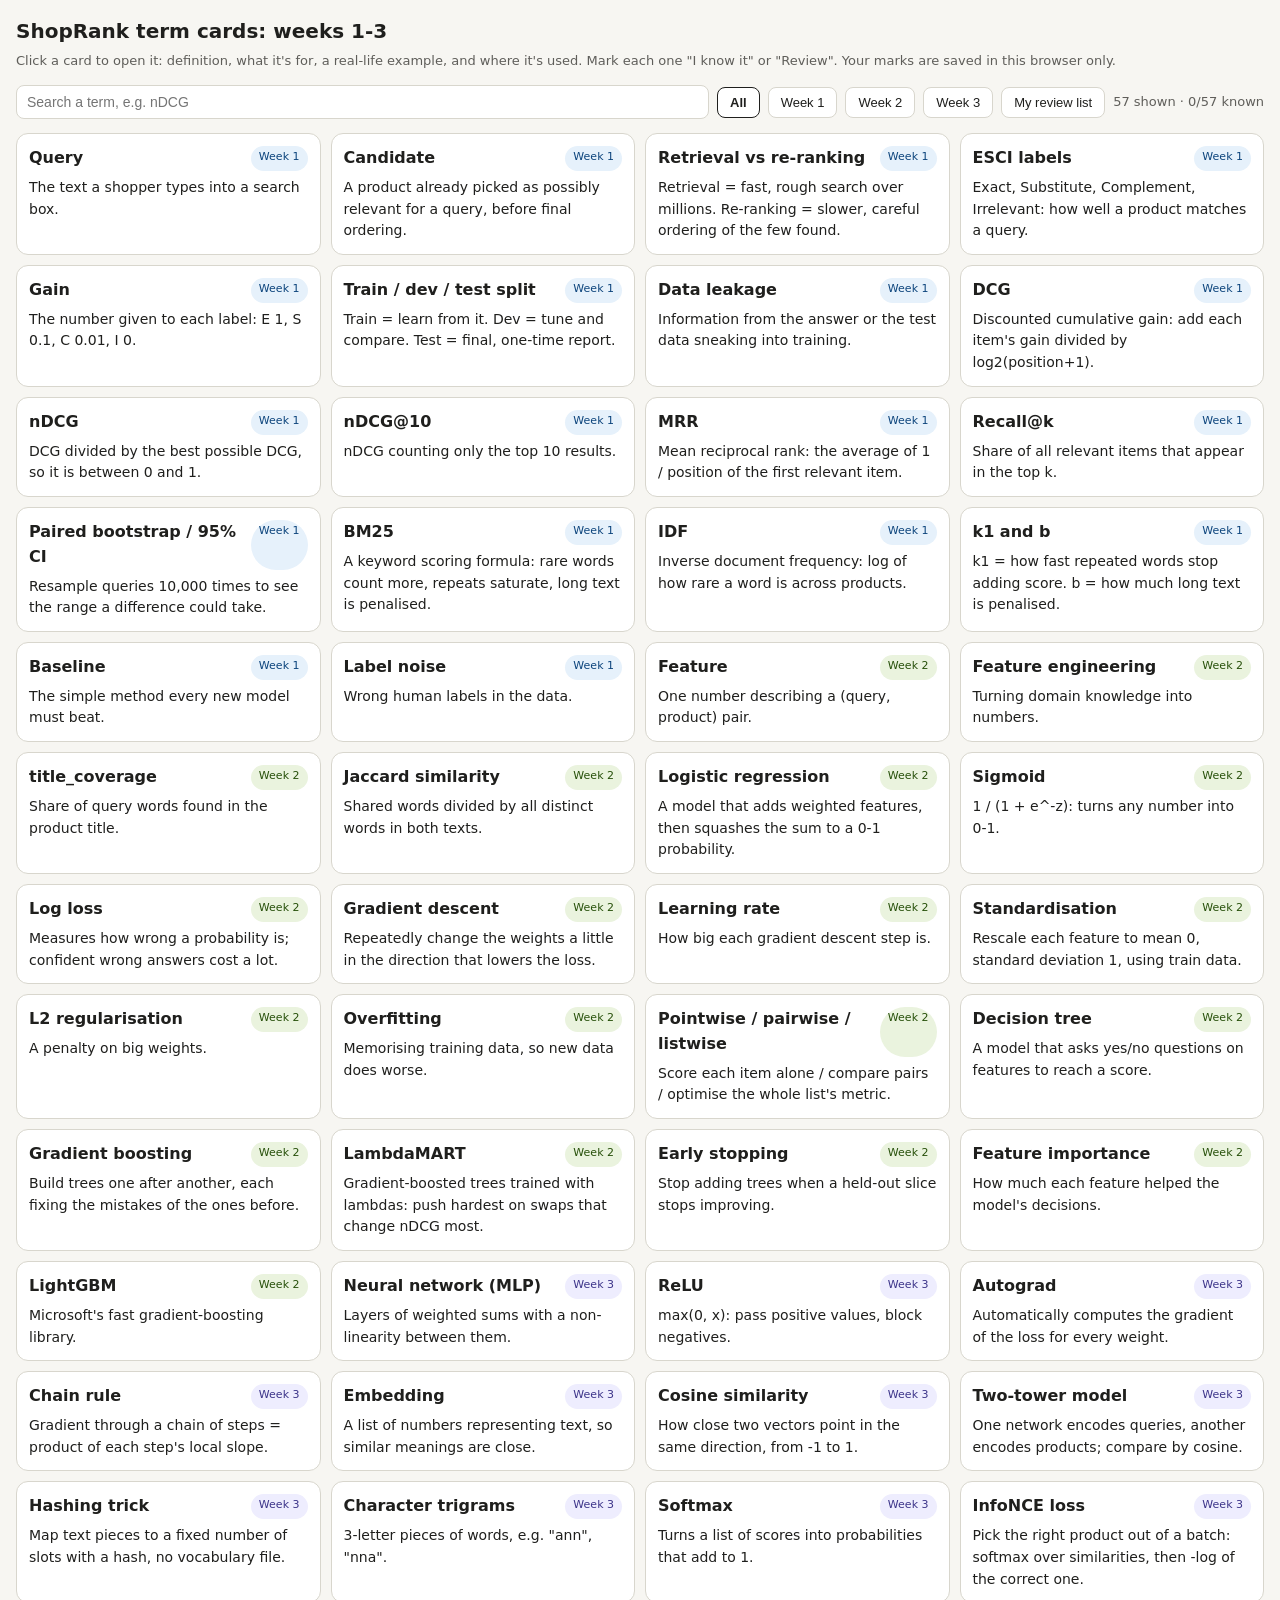
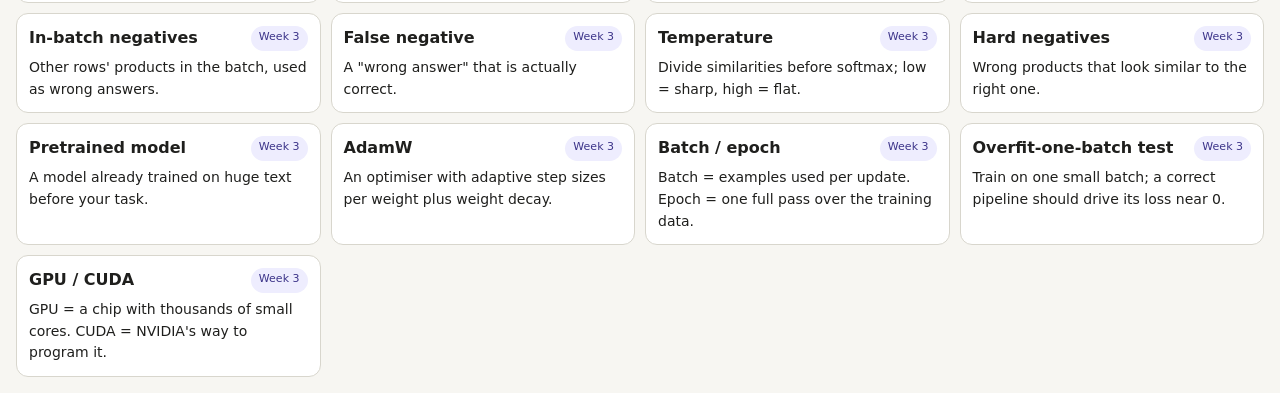
<file: docs/learn/term_cards.html>
<!doctype html>
<html lang="en"><head><meta charset="utf-8"><meta name="viewport" content="width=device-width,initial-scale=1">
<title>ShopRank term cards</title>
<style>
:root{--bg:#f7f6f2;--card:#fff;--text:#1f1f1d;--muted:#5f5e5a;--line:#d8d6cd;--w1:#E6F1FB;--w1t:#0C447C;--w2:#EAF3DE;--w2t:#27500A;--w3:#EEEDFE;--w3t:#3C3489;--ok:#3B6D11;--rev:#A32D2D}
@media (prefers-color-scheme:dark){:root{--bg:#1b1b19;--card:#262624;--text:#eceae3;--muted:#b4b2a9;--line:#444441;--w1:#0C447C;--w1t:#E6F1FB;--w2:#27500A;--w2t:#EAF3DE;--w3:#3C3489;--w3t:#EEEDFE;--ok:#97C459;--rev:#F09595}}
*{box-sizing:border-box}body{margin:0;background:var(--bg);color:var(--text);font:15px/1.55 system-ui,-apple-system,"Segoe UI",sans-serif;padding:16px}
h1{font-size:20px;font-weight:600;margin:0 0 4px}.sub{color:var(--muted);font-size:13px;margin:0 0 14px}
.bar{display:flex;flex-wrap:wrap;gap:8px;margin-bottom:14px;align-items:center}
input{flex:1;min-width:180px;padding:8px 10px;border:1px solid var(--line);border-radius:8px;background:var(--card);color:var(--text);font-size:14px}
button{padding:7px 12px;border:1px solid var(--line);border-radius:8px;background:var(--card);color:var(--text);cursor:pointer;font-size:13px}
button.on{border-color:var(--text);font-weight:600}
.grid{display:grid;grid-template-columns:repeat(auto-fill,minmax(250px,1fr));gap:10px}
.c{background:var(--card);border:1px solid var(--line);border-radius:12px;padding:12px;cursor:pointer}
.c h3{margin:0;font-size:16px;font-weight:600;display:flex;justify-content:space-between;gap:8px}
.tag{font-size:11px;padding:2px 8px;border-radius:999px;font-weight:500;white-space:nowrap}
.w1{background:var(--w1);color:var(--w1t)}.w2{background:var(--w2);color:var(--w2t)}.w3{background:var(--w3);color:var(--w3t)}
.d{margin:6px 0 0;font-size:14px}.more{display:none;margin-top:8px;border-top:1px solid var(--line);padding-top:8px;font-size:13.5px}
.c.open .more{display:block}.more b{font-weight:600}.more p{margin:4px 0}
.st{display:flex;gap:6px;margin-top:8px}.st button{font-size:12px;padding:4px 8px}
.known{border-color:var(--ok)}.review{border-color:var(--rev)}.count{color:var(--muted);font-size:13px}
.c summary{list-style:none;cursor:pointer}.c summary::-webkit-details-marker{display:none}.c[open] .more{display:block}.more{display:block}</style></head><body>
<h1>ShopRank term cards: weeks 1-3</h1>
<p class="sub">Click a card to open it: definition, what it's for, a real-life example, and where it's used. Mark each one "I know it" or "Review". Your marks are saved in this browser only.</p>
<div class="bar">
<input id="q" placeholder="Search a term, e.g. nDCG" aria-label="Search terms">
<button data-f="all" class="on">All</button><button data-f="1">Week 1</button><button data-f="2">Week 2</button><button data-f="3">Week 3</button><button data-f="review">My review list</button>
<span class="count" id="cnt"></span>
</div>
<div class="grid" id="g">
<details class="c" data-w="1" data-i="0"><summary><h3>Query<span class="tag w1">Week 1</span></h3><p class="d">The text a shopper types into a search box.</p></summary><div class="more"><p><b>Used for:</b> It is the input to every search system.</p><p><b>Real life:</b> At Lulu you ask the salesman &quot;55 inch black Samsung TV&quot;.</p><p><b>Where it's used:</b> ShopRank: 97,345 US queries. Every search engine (Amazon, Flipkart, Google).</p><div class="st"><button type="button" data-k="known">I know it</button><button type="button" data-k="review">Review</button></div></div></details>
<details class="c" data-w="1" data-i="1"><summary><h3>Candidate<span class="tag w1">Week 1</span></h3><p class="d">A product already picked as possibly relevant for a query, before final ordering.</p></summary><div class="more"><p><b>Used for:</b> Keeps the expensive ranker small: rank 20 items, not 1.2M.</p><p><b>Real life:</b> The salesman brings 20 TVs from the back store to the counter.</p><p><b>Where it's used:</b> ESCI Task 1 gives ~20 candidates per query. Industry: retrieval returns 100-1000 candidates.</p><div class="st"><button type="button" data-k="known">I know it</button><button type="button" data-k="review">Review</button></div></div></details>
<details class="c" data-w="1" data-i="2"><summary><h3>Retrieval vs re-ranking<span class="tag w1">Week 1</span></h3><p class="d">Retrieval = fast, rough search over millions. Re-ranking = slower, careful ordering of the few found.</p></summary><div class="more"><p><b>Used for:</b> Two stages: cheap and wide first, accurate and narrow second.</p><p><b>Real life:</b> A recruiter skims 1,000 CVs to get 20, then interviews the 20 carefully.</p><p><b>Where it's used:</b> ShopRank is a re-ranker (run_task1.py). Industry: BM25/ANN retrieval, then LambdaMART or a cross-encoder.</p><div class="st"><button type="button" data-k="known">I know it</button><button type="button" data-k="review">Review</button></div></div></details>
<details class="c" data-w="1" data-i="3"><summary><h3>ESCI labels<span class="tag w1">Week 1</span></h3><p class="d">Exact, Substitute, Complement, Irrelevant: how well a product matches a query.</p></summary><div class="more"><p><b>Used for:</b> Graded relevance: more detailed than right or wrong.</p><p><b>Real life:</b> Ask for a Samsung 55&quot; TV: Samsung 55&quot; = Exact, LG 55&quot; = Substitute, remote = Complement, phone case = Irrelevant.</p><p><b>Where it's used:</b> Amazon Shopping Queries dataset, 1.82M US labels (69% E, 20% S, 9% I, 2% C).</p><div class="st"><button type="button" data-k="known">I know it</button><button type="button" data-k="review">Review</button></div></div></details>
<details class="c" data-w="1" data-i="4"><summary><h3>Gain<span class="tag w1">Week 1</span></h3><p class="d">The number given to each label: E 1, S 0.1, C 0.01, I 0.</p></summary><div class="more"><p><b>Used for:</b> Turns labels into points so a ranking can be scored.</p><p><b>Real life:</b> Exam marks: a full answer 10, a partly right one 1, an off-topic one 0.</p><p><b>Where it's used:</b> ingest.py CASTs labels to DOUBLE gains. Must match LightGBM label_gain.</p><div class="st"><button type="button" data-k="known">I know it</button><button type="button" data-k="review">Review</button></div></div></details>
<details class="c" data-w="1" data-i="5"><summary><h3>Train / dev / test split<span class="tag w1">Week 1</span></h3><p class="d">Train = learn from it. Dev = tune and compare. Test = final, one-time report.</p></summary><div class="more"><p><b>Used for:</b> Measures how the model does on data it has never seen.</p><p><b>Real life:</b> Practise on old papers (train), take mock exams (dev), sit the real exam once (test).</p><p><b>Where it's used:</b> ShopRank: dev = 1 in 10 train queries by MD5 hash; test locked behind --allow-test.</p><div class="st"><button type="button" data-k="known">I know it</button><button type="button" data-k="review">Review</button></div></div></details>
<details class="c" data-w="1" data-i="6"><summary><h3>Data leakage<span class="tag w1">Week 1</span></h3><p class="d">Information from the answer or the test data sneaking into training.</p></summary><div class="more"><p><b>Used for:</b> Leakage makes scores look better than reality.</p><p><b>Real life:</b> Seeing the exam questions before the exam: a high mark, but you learned nothing.</p><p><b>Where it's used:</b> ShopRank splits by query; the test test_no_query_in_two_splits enforces it. A feature built from labels would leak.</p><div class="st"><button type="button" data-k="known">I know it</button><button type="button" data-k="review">Review</button></div></div></details>
<details class="c" data-w="1" data-i="7"><summary><h3>DCG<span class="tag w1">Week 1</span></h3><p class="d">Discounted cumulative gain: add each item&#x27;s gain divided by log2(position+1).</p></summary><div class="more"><p><b>Used for:</b> Rewards relevant items near the top more than lower down.</p><p><b>Real life:</b> A shop&#x27;s first shelf at eye level sells most; lower shelves sell less.</p><p><b>Where it's used:</b> metrics.py dcg_at_k. Used in TREC and industry search evaluation.</p><div class="st"><button type="button" data-k="known">I know it</button><button type="button" data-k="review">Review</button></div></div></details>
<details class="c" data-w="1" data-i="8"><summary><h3>nDCG<span class="tag w1">Week 1</span></h3><p class="d">DCG divided by the best possible DCG, so it is between 0 and 1.</p></summary><div class="more"><p><b>Used for:</b> Compares rankings across queries fairly.</p><p><b>Real life:</b> Your marks divided by the maximum marks = a percentage.</p><p><b>Where it's used:</b> Official ESCI Task 1 metric (trec_eval, full list). ShopRank best: 0.836 on dev.</p><div class="st"><button type="button" data-k="known">I know it</button><button type="button" data-k="review">Review</button></div></div></details>
<details class="c" data-w="1" data-i="9"><summary><h3>nDCG@10<span class="tag w1">Week 1</span></h3><p class="d">nDCG counting only the top 10 results.</p></summary><div class="more"><p><b>Used for:</b> Matches what a user sees on page 1.</p><p><b>Real life:</b> Only the first page of Google results matters to most people.</p><p><b>Where it's used:</b> ShopRank reports both @10 and full list; full list = the official metric.</p><div class="st"><button type="button" data-k="known">I know it</button><button type="button" data-k="review">Review</button></div></div></details>
<details class="c" data-w="1" data-i="10"><summary><h3>MRR<span class="tag w1">Week 1</span></h3><p class="d">Mean reciprocal rank: the average of 1 / position of the first relevant item.</p></summary><div class="more"><p><b>Used for:</b> Asks: how fast does the first good answer appear?</p><p><b>Real life:</b> First good answer at position 1 = 1.0, at position 4 = 0.25.</p><p><b>Where it's used:</b> ShopRank reports MRR (Exact). Jruva also uses MRR for retrieval.</p><div class="st"><button type="button" data-k="known">I know it</button><button type="button" data-k="review">Review</button></div></div></details>
<details class="c" data-w="1" data-i="11"><summary><h3>Recall@k<span class="tag w1">Week 1</span></h3><p class="d">Share of all relevant items that appear in the top k.</p></summary><div class="more"><p><b>Used for:</b> Checks that nothing important was missed.</p><p><b>Real life:</b> You have 5 good shirts in the shop; 3 appear on the first rack, so recall = 0.6.</p><p><b>Where it's used:</b> Used for retrieval stages, where missing items is the main risk.</p><div class="st"><button type="button" data-k="known">I know it</button><button type="button" data-k="review">Review</button></div></div></details>
<details class="c" data-w="1" data-i="12"><summary><h3>Paired bootstrap / 95% CI<span class="tag w1">Week 1</span></h3><p class="d">Resample queries 10,000 times to see the range a difference could take.</p></summary><div class="more"><p><b>Used for:</b> Tells you whether an improvement is real or luck.</p><p><b>Real life:</b> Taste 10,000 random spoonfuls of two curries to be sure one is really saltier.</p><p><b>Where it's used:</b> bootstrap.py. If the interval stays above 0, the gain is real. Used in A/B testing.</p><div class="st"><button type="button" data-k="known">I know it</button><button type="button" data-k="review">Review</button></div></div></details>
<details class="c" data-w="1" data-i="13"><summary><h3>BM25<span class="tag w1">Week 1</span></h3><p class="d">A keyword scoring formula: rare words count more, repeats saturate, long text is penalised.</p></summary><div class="more"><p><b>Used for:</b> A strong, cheap baseline for text search.</p><p><b>Real life:</b> A librarian who trusts rare words (&quot;Kindle&quot;) more than common ones (&quot;for&quot;).</p><p><b>Where it's used:</b> bm25.py; ShopRank title BM25 = 0.819. Default scoring in Elasticsearch, OpenSearch and Lucene.</p><div class="st"><button type="button" data-k="known">I know it</button><button type="button" data-k="review">Review</button></div></div></details>
<details class="c" data-w="1" data-i="14"><summary><h3>IDF<span class="tag w1">Week 1</span></h3><p class="d">Inverse document frequency: log of how rare a word is across products.</p></summary><div class="more"><p><b>Used for:</b> Makes informative words matter more.</p><p><b>Real life:</b> &quot;Biryani&quot; on a menu tells you more than &quot;rice&quot;.</p><p><b>Where it's used:</b> BM25 formula: ln(1 + (N - n + 0.5)/(n + 0.5)).</p><div class="st"><button type="button" data-k="known">I know it</button><button type="button" data-k="review">Review</button></div></div></details>
<details class="c" data-w="1" data-i="15"><summary><h3>k1 and b<span class="tag w1">Week 1</span></h3><p class="d">k1 = how fast repeated words stop adding score. b = how much long text is penalised.</p></summary><div class="more"><p><b>Used for:</b> The tuning knobs of BM25.</p><p><b>Real life:</b> Saying &quot;cheap&quot; 10 times in an ad shouldn&#x27;t make it 10x more relevant (k1).</p><p><b>Where it's used:</b> ShopRank: k1 1.5, b 0.75. b = 0 was clearly worse (-0.0105).</p><div class="st"><button type="button" data-k="known">I know it</button><button type="button" data-k="review">Review</button></div></div></details>
<details class="c" data-w="1" data-i="16"><summary><h3>Baseline<span class="tag w1">Week 1</span></h3><p class="d">The simple method every new model must beat.</p></summary><div class="more"><p><b>Used for:</b> Shows whether the complex work is worth it.</p><p><b>Real life:</b> A new cricket bowler must beat the team&#x27;s current bowler to get picked.</p><p><b>Where it's used:</b> ShopRank baselines: random 0.750, BM25 0.819.</p><div class="st"><button type="button" data-k="known">I know it</button><button type="button" data-k="review">Review</button></div></div></details>
<details class="c" data-w="1" data-i="17"><summary><h3>Label noise<span class="tag w1">Week 1</span></h3><p class="d">Wrong human labels in the data.</p></summary><div class="more"><p><b>Used for:</b> Caps the best possible score; don&#x27;t overfit to it.</p><p><b>Real life:</b> An answer key with a few wrong answers.</p><p><b>Where it's used:</b> ESCI: &quot;iqos heat not burn&quot; has Duracell batteries labelled Exact.</p><div class="st"><button type="button" data-k="known">I know it</button><button type="button" data-k="review">Review</button></div></div></details>
<details class="c" data-w="2" data-i="18"><summary><h3>Feature<span class="tag w2">Week 2</span></h3><p class="d">One number describing a (query, product) pair.</p></summary><div class="more"><p><b>Used for:</b> Inputs that a model learns from.</p><p><b>Real life:</b> Judging a TV: screen size match, brand match, price; each is a feature.</p><p><b>Where it's used:</b> ShopRank: 14 features in features/build.py.</p><div class="st"><button type="button" data-k="known">I know it</button><button type="button" data-k="review">Review</button></div></div></details>
<details class="c" data-w="2" data-i="19"><summary><h3>Feature engineering<span class="tag w2">Week 2</span></h3><p class="d">Turning domain knowledge into numbers.</p></summary><div class="more"><p><b>Used for:</b> Gives the model useful clues.</p><p><b>Real life:</b> A shopkeeper knows size matters, so you add &quot;is 55 in the title?&quot;.</p><p><b>Where it's used:</b> numbers_missing was the 4th most useful feature.</p><div class="st"><button type="button" data-k="known">I know it</button><button type="button" data-k="review">Review</button></div></div></details>
<details class="c" data-w="2" data-i="20"><summary><h3>title_coverage<span class="tag w2">Week 2</span></h3><p class="d">Share of query words found in the product title.</p></summary><div class="more"><p><b>Used for:</b> The strongest ShopRank feature.</p><p><b>Real life:</b> All 4 words of &quot;samsung tv 55 black&quot; in the title = 1.0.</p><p><b>Where it's used:</b> Top LightGBM importance in week 2.</p><div class="st"><button type="button" data-k="known">I know it</button><button type="button" data-k="review">Review</button></div></div></details>
<details class="c" data-w="2" data-i="21"><summary><h3>Jaccard similarity<span class="tag w2">Week 2</span></h3><p class="d">Shared words divided by all distinct words in both texts.</p></summary><div class="more"><p><b>Used for:</b> Measures word overlap fairly.</p><p><b>Real life:</b> Two shopping lists with 4 items in common out of 6 different items = 0.67.</p><p><b>Where it's used:</b> Feature title_jaccard.</p><div class="st"><button type="button" data-k="known">I know it</button><button type="button" data-k="review">Review</button></div></div></details>
<details class="c" data-w="2" data-i="22"><summary><h3>Logistic regression<span class="tag w2">Week 2</span></h3><p class="d">A model that adds weighted features, then squashes the sum to a 0-1 probability.</p></summary><div class="more"><p><b>Used for:</b> A simple, explainable classifier.</p><p><b>Real life:</b> A bank scoring a loan: income +, debt -, gives the chance of repayment.</p><p><b>Where it's used:</b> ShopRank: written from scratch in NumPy, 0.8296, same as scikit-learn.</p><div class="st"><button type="button" data-k="known">I know it</button><button type="button" data-k="review">Review</button></div></div></details>
<details class="c" data-w="2" data-i="23"><summary><h3>Sigmoid<span class="tag w2">Week 2</span></h3><p class="d">1 / (1 + e^-z): turns any number into 0-1.</p></summary><div class="more"><p><b>Used for:</b> Converts a score into a probability.</p><p><b>Real life:</b> A dimmer switch: from fully off to fully on, smoothly.</p><p><b>Where it's used:</b> Inside logistic regression; also used in neural networks.</p><div class="st"><button type="button" data-k="known">I know it</button><button type="button" data-k="review">Review</button></div></div></details>
<details class="c" data-w="2" data-i="24"><summary><h3>Log loss<span class="tag w2">Week 2</span></h3><p class="d">Measures how wrong a probability is; confident wrong answers cost a lot.</p></summary><div class="more"><p><b>Used for:</b> The thing training makes small.</p><p><b>Real life:</b> Saying &quot;100% sure&quot; and being wrong hurts your reputation more than saying &quot;60% sure&quot;.</p><p><b>Where it's used:</b> Logistic regression training objective.</p><div class="st"><button type="button" data-k="known">I know it</button><button type="button" data-k="review">Review</button></div></div></details>
<details class="c" data-w="2" data-i="25"><summary><h3>Gradient descent<span class="tag w2">Week 2</span></h3><p class="d">Repeatedly change the weights a little in the direction that lowers the loss.</p></summary><div class="more"><p><b>Used for:</b> How almost every ML model learns.</p><p><b>Real life:</b> Walking downhill in fog: feel the slope, take a small step, repeat.</p><p><b>Where it's used:</b> Week 2 logistic regression; week 3 neural networks; all deep learning.</p><div class="st"><button type="button" data-k="known">I know it</button><button type="button" data-k="review">Review</button></div></div></details>
<details class="c" data-w="2" data-i="26"><summary><h3>Learning rate<span class="tag w2">Week 2</span></h3><p class="d">How big each gradient descent step is.</p></summary><div class="more"><p><b>Used for:</b> Too big overshoots; too small is slow.</p><p><b>Real life:</b> Steps down a hill: giant jumps miss the valley, tiny steps take all day.</p><p><b>Where it's used:</b> LambdaMART learning_rate 0.05; AdamW 1e-3 in week 3.</p><div class="st"><button type="button" data-k="known">I know it</button><button type="button" data-k="review">Review</button></div></div></details>
<details class="c" data-w="2" data-i="27"><summary><h3>Standardisation<span class="tag w2">Week 2</span></h3><p class="d">Rescale each feature to mean 0, standard deviation 1, using train data.</p></summary><div class="more"><p><b>Used for:</b> Stops big-number features from dominating.</p><p><b>Real life:</b> Comparing marks out of 100 and out of 10 by converting both to percentages.</p><p><b>Where it's used:</b> Use train mean/std on dev/test, never their own (leakage).</p><div class="st"><button type="button" data-k="known">I know it</button><button type="button" data-k="review">Review</button></div></div></details>
<details class="c" data-w="2" data-i="28"><summary><h3>L2 regularisation<span class="tag w2">Week 2</span></h3><p class="d">A penalty on big weights.</p></summary><div class="more"><p><b>Used for:</b> Reduces overfitting.</p><p><b>Real life:</b> A teacher who marks down answers relying on one memorised fact.</p><p><b>Where it's used:</b> Logistic regression; weight decay in AdamW is similar.</p><div class="st"><button type="button" data-k="known">I know it</button><button type="button" data-k="review">Review</button></div></div></details>
<details class="c" data-w="2" data-i="29"><summary><h3>Overfitting<span class="tag w2">Week 2</span></h3><p class="d">Memorising training data, so new data does worse.</p></summary><div class="more"><p><b>Used for:</b> The main failure to guard against.</p><p><b>Real life:</b> A student who memorises last year&#x27;s paper and fails a new one.</p><p><b>Where it's used:</b> Guarded by dev split, early stopping, regularisation.</p><div class="st"><button type="button" data-k="known">I know it</button><button type="button" data-k="review">Review</button></div></div></details>
<details class="c" data-w="2" data-i="30"><summary><h3>Pointwise / pairwise / listwise<span class="tag w2">Week 2</span></h3><p class="d">Score each item alone / compare pairs / optimise the whole list&#x27;s metric.</p></summary><div class="more"><p><b>Used for:</b> Three families of learning to rank.</p><p><b>Real life:</b> Grade each student alone / compare two at a time / decide the class ranking.</p><p><b>Where it's used:</b> ShopRank: logistic regression is pointwise; LambdaMART pairwise/listwise, and it won by +0.0062.</p><div class="st"><button type="button" data-k="known">I know it</button><button type="button" data-k="review">Review</button></div></div></details>
<details class="c" data-w="2" data-i="31"><summary><h3>Decision tree<span class="tag w2">Week 2</span></h3><p class="d">A model that asks yes/no questions on features to reach a score.</p></summary><div class="more"><p><b>Used for:</b> Captures if-then patterns.</p><p><b>Real life:</b> &quot;Is coverage &gt; 0.8? Is the brand in the query? Then score +0.3.&quot;</p><p><b>Where it's used:</b> The building block of LambdaMART.</p><div class="st"><button type="button" data-k="known">I know it</button><button type="button" data-k="review">Review</button></div></div></details>
<details class="c" data-w="2" data-i="32"><summary><h3>Gradient boosting<span class="tag w2">Week 2</span></h3><p class="d">Build trees one after another, each fixing the mistakes of the ones before.</p></summary><div class="more"><p><b>Used for:</b> The strongest method for tabular data.</p><p><b>Real life:</b> Each new tutor works on the topics the student still gets wrong.</p><p><b>Where it's used:</b> LightGBM, XGBoost. ShopRank used 274 trees.</p><div class="st"><button type="button" data-k="known">I know it</button><button type="button" data-k="review">Review</button></div></div></details>
<details class="c" data-w="2" data-i="33"><summary><h3>LambdaMART<span class="tag w2">Week 2</span></h3><p class="d">Gradient-boosted trees trained with lambdas: push hardest on swaps that change nDCG most.</p></summary><div class="more"><p><b>Used for:</b> Learning to rank that optimises the ranking metric.</p><p><b>Real life:</b> A coach who fixes mistakes that cost the most points first.</p><p><b>Where it's used:</b> ShopRank best: 0.8359. Came from Microsoft Research (Burges); used in web search.</p><div class="st"><button type="button" data-k="known">I know it</button><button type="button" data-k="review">Review</button></div></div></details>
<details class="c" data-w="2" data-i="34"><summary><h3>Early stopping<span class="tag w2">Week 2</span></h3><p class="d">Stop adding trees when a held-out slice stops improving.</p></summary><div class="more"><p><b>Used for:</b> Prevents overfitting and wasted time.</p><p><b>Real life:</b> Stop revising a topic when mock-test marks stop going up.</p><p><b>Where it's used:</b> ShopRank held out 10% of TRAIN queries, not dev.</p><div class="st"><button type="button" data-k="known">I know it</button><button type="button" data-k="review">Review</button></div></div></details>
<details class="c" data-w="2" data-i="35"><summary><h3>Feature importance<span class="tag w2">Week 2</span></h3><p class="d">How much each feature helped the model&#x27;s decisions.</p></summary><div class="more"><p><b>Used for:</b> Explains the model; finds useful clues.</p><p><b>Real life:</b> Which ingredient changes the taste of a dish most.</p><p><b>Where it's used:</b> LightGBM gain: title_coverage, bm25_title, title_jaccard, numbers_missing.</p><div class="st"><button type="button" data-k="known">I know it</button><button type="button" data-k="review">Review</button></div></div></details>
<details class="c" data-w="2" data-i="36"><summary><h3>LightGBM<span class="tag w2">Week 2</span></h3><p class="d">Microsoft&#x27;s fast gradient-boosting library.</p></summary><div class="more"><p><b>Used for:</b> Trains LambdaMART on large tables quickly.</p><p><b>Real life:</b> A fast industrial machine for the boosting recipe.</p><p><b>Where it's used:</b> ShopRank week 2; label_gain set to ESCI gains.</p><div class="st"><button type="button" data-k="known">I know it</button><button type="button" data-k="review">Review</button></div></div></details>
<details class="c" data-w="3" data-i="37"><summary><h3>Neural network (MLP)<span class="tag w3">Week 3</span></h3><p class="d">Layers of weighted sums with a non-linearity between them.</p></summary><div class="more"><p><b>Used for:</b> Learns complex patterns from data.</p><p><b>Real life:</b> A team where each person passes a refined opinion to the next.</p><p><b>Where it's used:</b> scratch/mlp.py; base of every deep learning model.</p><div class="st"><button type="button" data-k="known">I know it</button><button type="button" data-k="review">Review</button></div></div></details>
<details class="c" data-w="3" data-i="38"><summary><h3>ReLU<span class="tag w3">Week 3</span></h3><p class="d">max(0, x): pass positive values, block negatives.</p></summary><div class="more"><p><b>Used for:</b> Adds non-linearity so layers can learn curves.</p><p><b>Real life:</b> A gate that opens only for positive signals.</p><p><b>Where it's used:</b> Used in ShopRank&#x27;s towers and most modern networks.</p><div class="st"><button type="button" data-k="known">I know it</button><button type="button" data-k="review">Review</button></div></div></details>
<details class="c" data-w="3" data-i="39"><summary><h3>Autograd<span class="tag w3">Week 3</span></h3><p class="d">Automatically computes the gradient of the loss for every weight.</p></summary><div class="more"><p><b>Used for:</b> Makes training big networks possible.</p><p><b>Real life:</b> Every number keeps a receipt of how it was made, then you trace back.</p><p><b>Where it's used:</b> scratch/autograd.py matches PyTorch to 9 decimals; PyTorch loss.backward().</p><div class="st"><button type="button" data-k="known">I know it</button><button type="button" data-k="review">Review</button></div></div></details>
<details class="c" data-w="3" data-i="40"><summary><h3>Chain rule<span class="tag w3">Week 3</span></h3><p class="d">Gradient through a chain of steps = product of each step&#x27;s local slope.</p></summary><div class="more"><p><b>Used for:</b> The maths behind backpropagation.</p><p><b>Real life:</b> A price change passing through supplier, shop, then customer.</p><p><b>Where it's used:</b> Every backward pass in PyTorch.</p><div class="st"><button type="button" data-k="known">I know it</button><button type="button" data-k="review">Review</button></div></div></details>
<details class="c" data-w="3" data-i="41"><summary><h3>Embedding<span class="tag w3">Week 3</span></h3><p class="d">A list of numbers representing text, so similar meanings are close.</p></summary><div class="more"><p><b>Used for:</b> Lets a model compare meaning, not just words.</p><p><b>Real life:</b> Placing cities on a map: Kochi is near Kozhikode, far from Delhi.</p><p><b>Where it's used:</b> ShopRank two-tower: 128 numbers. Jruva: BGE-small, 384 numbers.</p><div class="st"><button type="button" data-k="known">I know it</button><button type="button" data-k="review">Review</button></div></div></details>
<details class="c" data-w="3" data-i="42"><summary><h3>Cosine similarity<span class="tag w3">Week 3</span></h3><p class="d">How close two vectors point in the same direction, from -1 to 1.</p></summary><div class="more"><p><b>Used for:</b> Scores query-product similarity.</p><p><b>Real life:</b> Two arrows pointing the same way = 1, opposite = -1.</p><p><b>Where it's used:</b> Two-tower scoring; vector databases like Qdrant.</p><div class="st"><button type="button" data-k="known">I know it</button><button type="button" data-k="review">Review</button></div></div></details>
<details class="c" data-w="3" data-i="43"><summary><h3>Two-tower model<span class="tag w3">Week 3</span></h3><p class="d">One network encodes queries, another encodes products; compare by cosine.</p></summary><div class="more"><p><b>Used for:</b> Products are encoded once ahead of time, so search is fast at scale.</p><p><b>Real life:</b> Pre-printing every product&#x27;s ID card; at search time only the query needs a card.</p><p><b>Where it's used:</b> ShopRank week 3: 0.785. Used for large-scale retrieval and recommendations (e.g. YouTube).</p><div class="st"><button type="button" data-k="known">I know it</button><button type="button" data-k="review">Review</button></div></div></details>
<details class="c" data-w="3" data-i="44"><summary><h3>Hashing trick<span class="tag w3">Week 3</span></h3><p class="d">Map text pieces to a fixed number of slots with a hash, no vocabulary file.</p></summary><div class="more"><p><b>Used for:</b> Handles new and misspelled words.</p><p><b>Real life:</b> Sorting letters into 262,144 pigeonholes by a fixed rule.</p><p><b>Where it's used:</b> dense/hashing.py: 262,144 buckets.</p><div class="st"><button type="button" data-k="known">I know it</button><button type="button" data-k="review">Review</button></div></div></details>
<details class="c" data-w="3" data-i="45"><summary><h3>Character trigrams<span class="tag w3">Week 3</span></h3><p class="d">3-letter pieces of words, e.g. &quot;ann&quot;, &quot;nna&quot;.</p></summary><div class="more"><p><b>Used for:</b> Makes misspellings share pieces with the right word.</p><p><b>Real life:</b> &quot;anna&quot; and &quot;ana&quot; share &quot;#an&quot; and &quot;na#&quot;.</p><p><b>Where it's used:</b> ShopRank hashing; robust to typos.</p><div class="st"><button type="button" data-k="known">I know it</button><button type="button" data-k="review">Review</button></div></div></details>
<details class="c" data-w="3" data-i="46"><summary><h3>Softmax<span class="tag w3">Week 3</span></h3><p class="d">Turns a list of scores into probabilities that add to 1.</p></summary><div class="more"><p><b>Used for:</b> Picks the most likely option smoothly.</p><p><b>Real life:</b> Splitting 100 votes among candidates by their popularity.</p><p><b>Where it's used:</b> Inside InfoNCE and every classifier.</p><div class="st"><button type="button" data-k="known">I know it</button><button type="button" data-k="review">Review</button></div></div></details>
<details class="c" data-w="3" data-i="47"><summary><h3>InfoNCE loss<span class="tag w3">Week 3</span></h3><p class="d">Pick the right product out of a batch: softmax over similarities, then -log of the correct one.</p></summary><div class="more"><p><b>Used for:</b> Trains embeddings by contrast.</p><p><b>Real life:</b> A matching game: match each query to its own product among 256 cards.</p><p><b>Where it's used:</b> ShopRank two-tower; the same idea trains models like CLIP.</p><div class="st"><button type="button" data-k="known">I know it</button><button type="button" data-k="review">Review</button></div></div></details>
<details class="c" data-w="3" data-i="48"><summary><h3>In-batch negatives<span class="tag w3">Week 3</span></h3><p class="d">Other rows&#x27; products in the batch, used as wrong answers.</p></summary><div class="more"><p><b>Used for:</b> Free negative examples, no extra labels.</p><p><b>Real life:</b> In a class photo, everyone else is &quot;not you&quot;.</p><p><b>Where it's used:</b> ShopRank batch 256 = 255 negatives per query.</p><div class="st"><button type="button" data-k="known">I know it</button><button type="button" data-k="review">Review</button></div></div></details>
<details class="c" data-w="3" data-i="49"><summary><h3>False negative<span class="tag w3">Week 3</span></h3><p class="d">A &quot;wrong answer&quot; that is actually correct.</p></summary><div class="more"><p><b>Used for:</b> Must be masked, or the model learns the wrong lesson.</p><p><b>Real life:</b> Your twin in the class photo gets marked as &quot;not you&quot;.</p><p><b>Where it's used:</b> ShopRank masks rows with the same query.</p><div class="st"><button type="button" data-k="known">I know it</button><button type="button" data-k="review">Review</button></div></div></details>
<details class="c" data-w="3" data-i="50"><summary><h3>Temperature<span class="tag w3">Week 3</span></h3><p class="d">Divide similarities before softmax; low = sharp, high = flat.</p></summary><div class="more"><p><b>Used for:</b> Controls how strong the learning signal is.</p><p><b>Real life:</b> Zooming in on small differences between scores.</p><p><b>Where it's used:</b> 0.05 worked; 1.0 barely learned (loss stayed near ln 256).</p><div class="st"><button type="button" data-k="known">I know it</button><button type="button" data-k="review">Review</button></div></div></details>
<details class="c" data-w="3" data-i="51"><summary><h3>Hard negatives<span class="tag w3">Week 3</span></h3><p class="d">Wrong products that look similar to the right one.</p></summary><div class="more"><p><b>Used for:</b> Teach the model fine differences.</p><p><b>Real life:</b> Practising to tell an iPhone from an iPhone case, not from a sofa.</p><p><b>Where it's used:</b> Week 3 lacked them, one reason it lost; fix in week 5.</p><div class="st"><button type="button" data-k="known">I know it</button><button type="button" data-k="review">Review</button></div></div></details>
<details class="c" data-w="3" data-i="52"><summary><h3>Pretrained model<span class="tag w3">Week 3</span></h3><p class="d">A model already trained on huge text before your task.</p></summary><div class="more"><p><b>Used for:</b> Brings language knowledge for free.</p><p><b>Real life:</b> Hiring an experienced salesman instead of training a fresher from zero.</p><p><b>Where it's used:</b> Week 3 started from random numbers; week 4 uses pretrained transformers.</p><div class="st"><button type="button" data-k="known">I know it</button><button type="button" data-k="review">Review</button></div></div></details>
<details class="c" data-w="3" data-i="53"><summary><h3>AdamW<span class="tag w3">Week 3</span></h3><p class="d">An optimiser with adaptive step sizes per weight plus weight decay.</p></summary><div class="more"><p><b>Used for:</b> The standard optimiser for deep learning.</p><p><b>Real life:</b> A driver who adjusts speed for each road separately.</p><p><b>Where it's used:</b> ShopRank: AdamW 1e-3.</p><div class="st"><button type="button" data-k="known">I know it</button><button type="button" data-k="review">Review</button></div></div></details>
<details class="c" data-w="3" data-i="54"><summary><h3>Batch / epoch<span class="tag w3">Week 3</span></h3><p class="d">Batch = examples used per update. Epoch = one full pass over the training data.</p></summary><div class="more"><p><b>Used for:</b> Controls training speed and stability.</p><p><b>Real life:</b> Batch = one page of practice; epoch = finishing the whole book once.</p><p><b>Where it's used:</b> ShopRank: batch 256, 3 epochs, 163,125 pairs.</p><div class="st"><button type="button" data-k="known">I know it</button><button type="button" data-k="review">Review</button></div></div></details>
<details class="c" data-w="3" data-i="55"><summary><h3>Overfit-one-batch test<span class="tag w3">Week 3</span></h3><p class="d">Train on one small batch; a correct pipeline should drive its loss near 0.</p></summary><div class="more"><p><b>Used for:</b> A quick bug check.</p><p><b>Real life:</b> If a student can&#x27;t memorise one page, something is wrong with the method.</p><p><b>Where it's used:</b> ShopRank fell to 0.37 because 41 rows had duplicate product text.</p><div class="st"><button type="button" data-k="known">I know it</button><button type="button" data-k="review">Review</button></div></div></details>
<details class="c" data-w="3" data-i="56"><summary><h3>GPU / CUDA<span class="tag w3">Week 3</span></h3><p class="d">GPU = a chip with thousands of small cores. CUDA = NVIDIA&#x27;s way to program it.</p></summary><div class="more"><p><b>Used for:</b> Makes matrix maths fast for training.</p><p><b>Real life:</b> 1,000 workers doing small sums together instead of one person.</p><p><b>Where it's used:</b> RTX 4060; peak 1.3 GB in week 3.</p><div class="st"><button type="button" data-k="known">I know it</button><button type="button" data-k="review">Review</button></div></div></details>
</div>
<script>
const K='shoprank_cards_v1';let st={};try{st=JSON.parse(localStorage.getItem(K)||'{}')}catch(e){}
function save(){try{localStorage.setItem(K,JSON.stringify(st))}catch(e){}}
let f='all';const q=document.getElementById('q'),cnt=document.getElementById('cnt'),cs=[...document.querySelectorAll('.c')];
function draw(){const s=q.value.toLowerCase();let n=0;cs.forEach(c=>{const i=c.dataset.i;c.classList.remove('known','review');if(st[i])c.classList.add(st[i]);
let show=true;if(f==='review')show=st[i]==='review';else if(f!=='all')show=c.dataset.w===f;if(s&&!c.textContent.toLowerCase().includes(s))show=false;
c.style.display=show?'':'none';if(show)n++});const k=Object.values(st).filter(v=>v==='known').length;cnt.textContent=n+' shown · '+k+'/'+cs.length+' known'}
cs.forEach(c=>c.querySelectorAll('[data-k]').forEach(b=>b.onclick=e=>{e.preventDefault();const i=c.dataset.i,k=b.dataset.k;st[i]=st[i]===k?undefined:k;save();draw()}));
document.querySelectorAll('[data-f]').forEach(b=>b.onclick=()=>{f=b.dataset.f;document.querySelectorAll('[data-f]').forEach(x=>x.classList.toggle('on',x===b));draw()});
q.oninput=draw;draw();
</script></body></html>
</file>
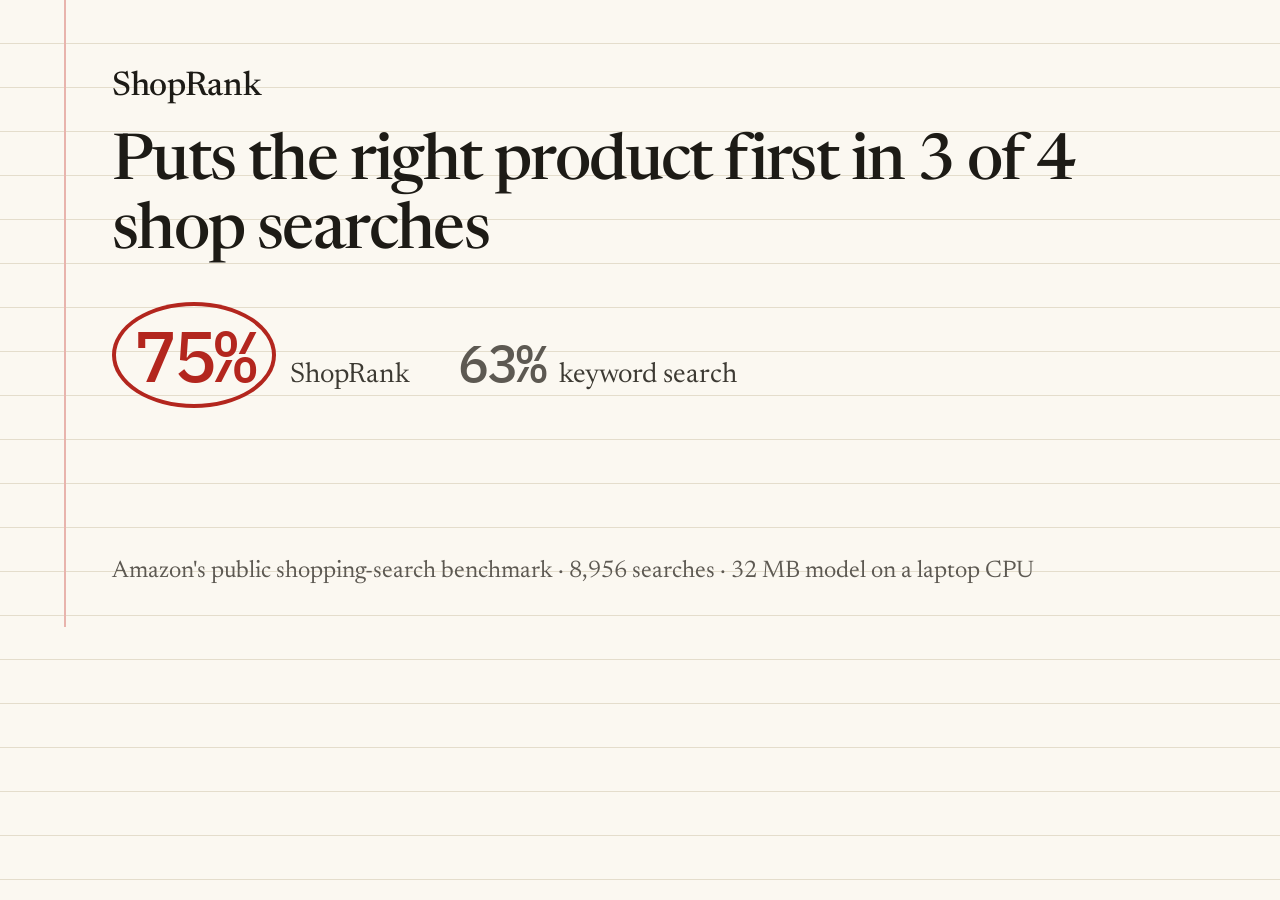
<file: site/src/og.html>
<!doctype html>
<html lang="en"><head><meta charset="utf-8">
<link rel="stylesheet" href="https://fonts.googleapis.com/css2?family=IBM+Plex+Mono:wght@500&family=Newsreader:wght@500&display=swap">
<style>
  html, body { margin: 0; width: 1200px; height: 627px; overflow: hidden; }
  body { background: #fbf8f1; background-image: linear-gradient(to bottom, transparent 43px, #e4ddcc 43px); background-size: 100% 44px;
         font-family: "Newsreader", Georgia, serif; color: #1d1b16; position: relative; }
  body::before { content: ""; position: absolute; top: 0; bottom: 0; left: 64px; width: 2px; background: #e8b4ad; }
  .wrap { position: absolute; left: 112px; right: 80px; top: 70px; }
  .brand { font-size: 34px; font-weight: 500; letter-spacing: -0.01em; }
  h1 { font-size: 64px; line-height: 1.08; font-weight: 500; letter-spacing: -0.025em; margin: 26px 0 34px; max-width: 980px; }
  .score { display: flex; align-items: baseline; gap: 48px; }
  .pair { display: flex; align-items: baseline; gap: 14px; }
  .num { font-family: "IBM Plex Mono", monospace; font-weight: 500; letter-spacing: -0.04em; }
  .ours { font-size: 72px; color: #b3261e; padding: 6px 22px; border-radius: 50%; box-shadow: inset 0 0 0 4px #b3261e; }
  .base { font-size: 52px; color: #5d5952; }
  .label { font-size: 28px; color: #3d3a33; }
  .foot { position: absolute; left: 112px; bottom: 44px; font-size: 24px; color: #5d5952; }
</style></head>
<body><div class="wrap">
  <div class="brand">ShopRank</div>
  <h1>Puts the right product first in 3 of 4 shop searches</h1>
  <div class="score"><span class="pair"><span class="num ours">75%</span><span class="label">ShopRank</span></span>
  <span class="pair"><span class="num base">63%</span><span class="label">keyword search</span></span></div>
</div>
<div class="foot">Amazon's public shopping-search benchmark · 8,956 searches · 32 MB model on a laptop CPU</div>
</body></html>
</file>
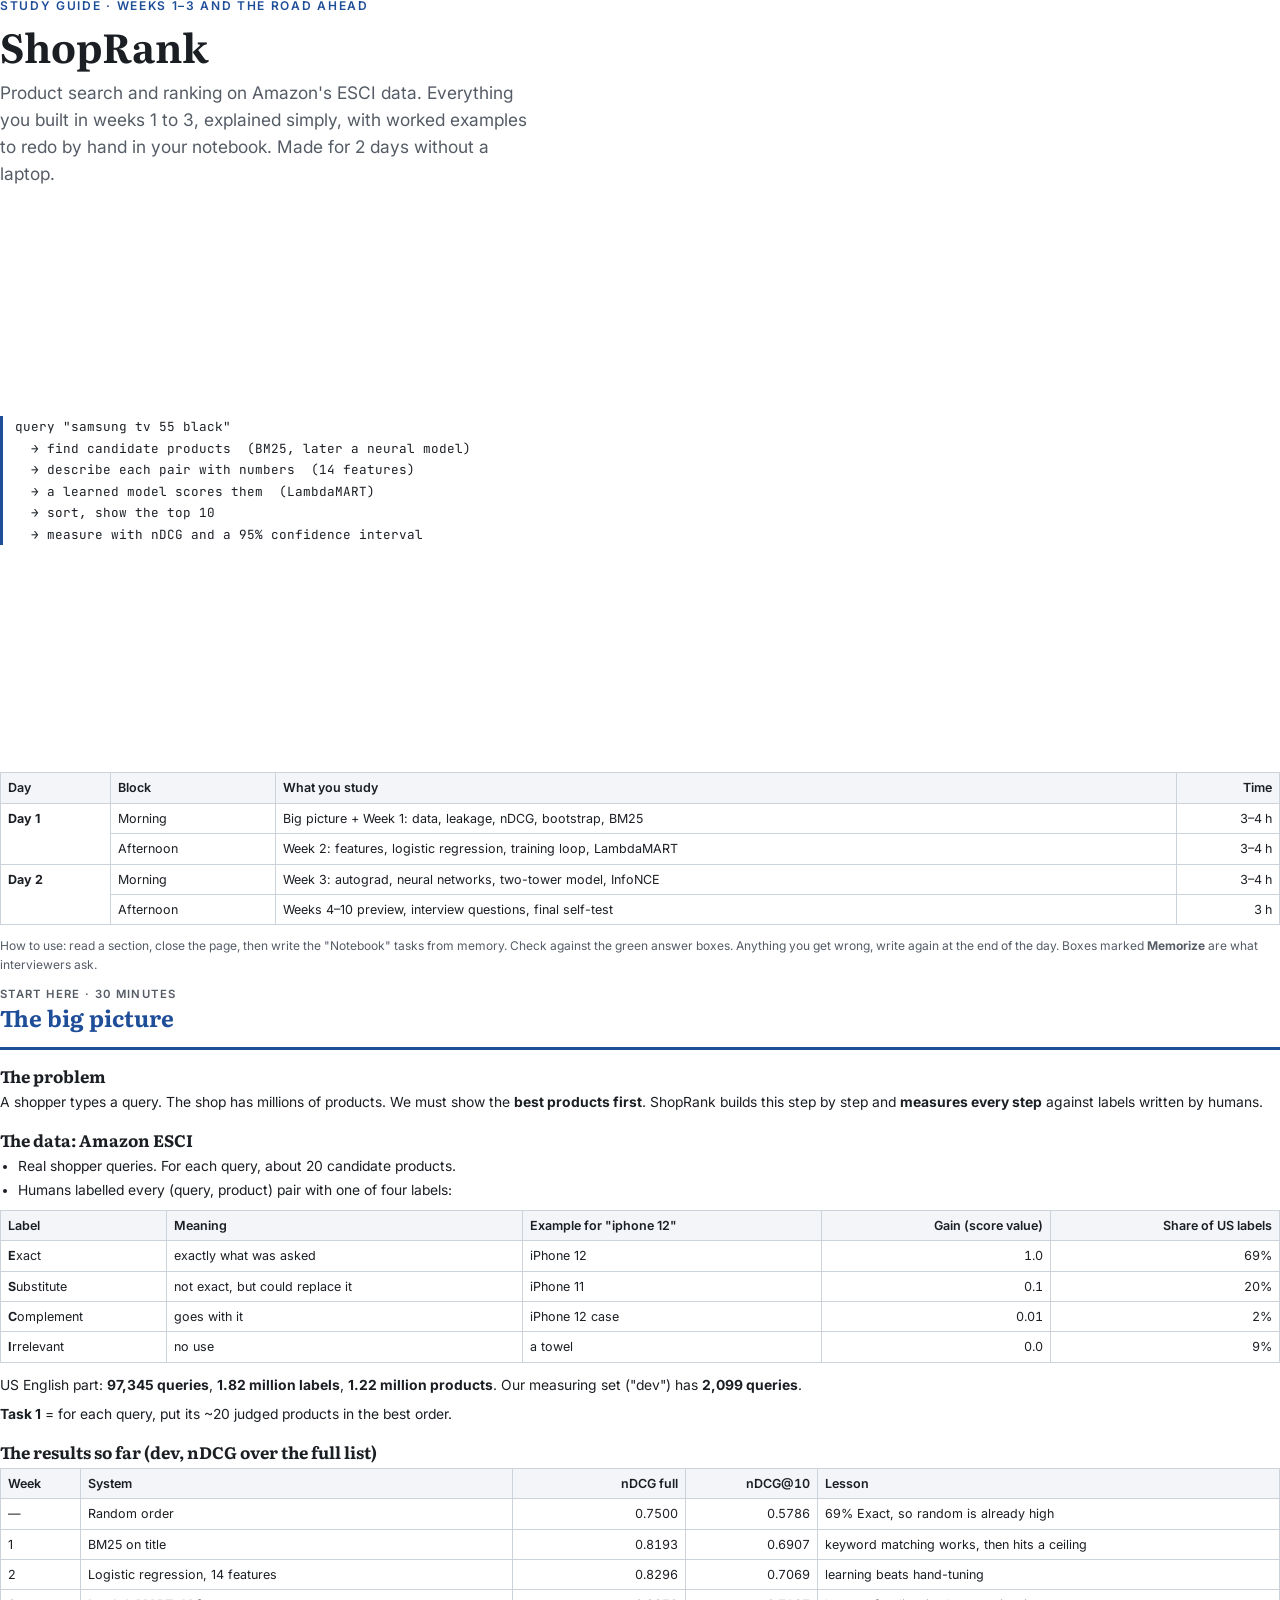
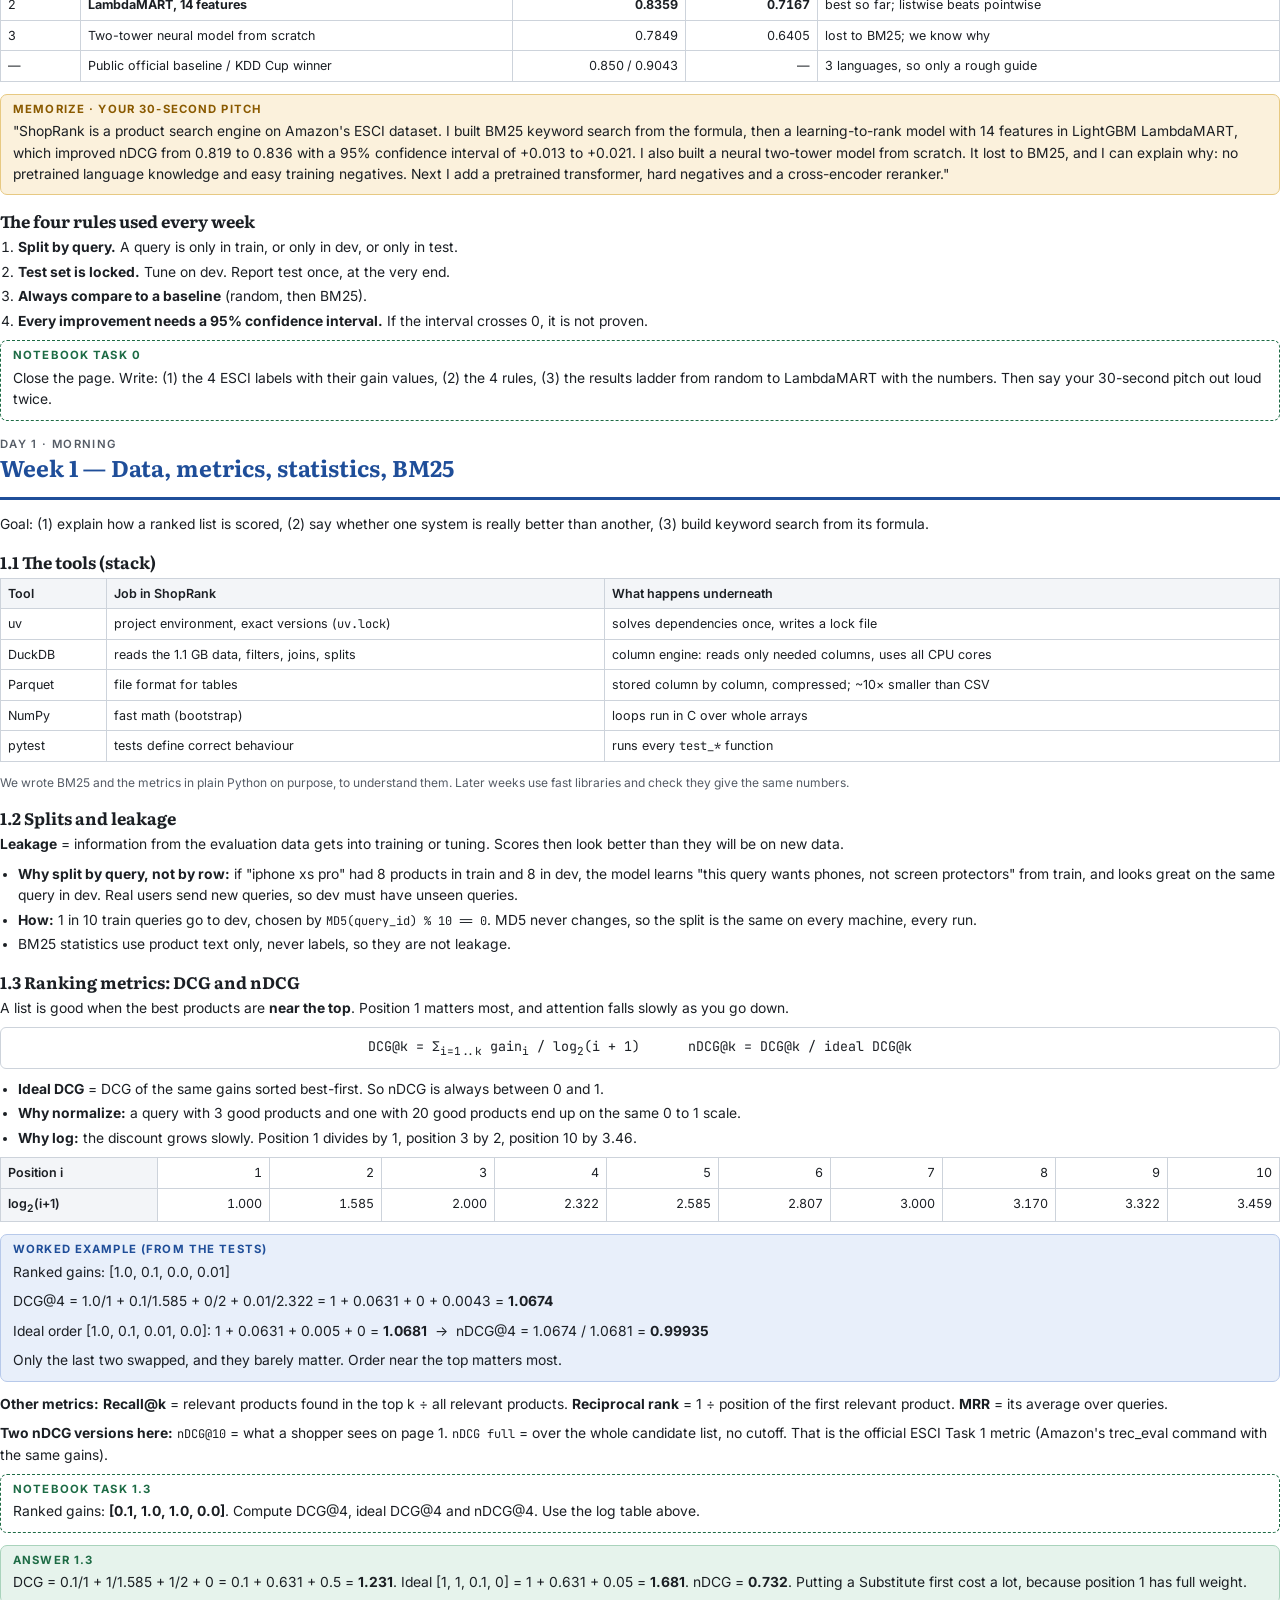
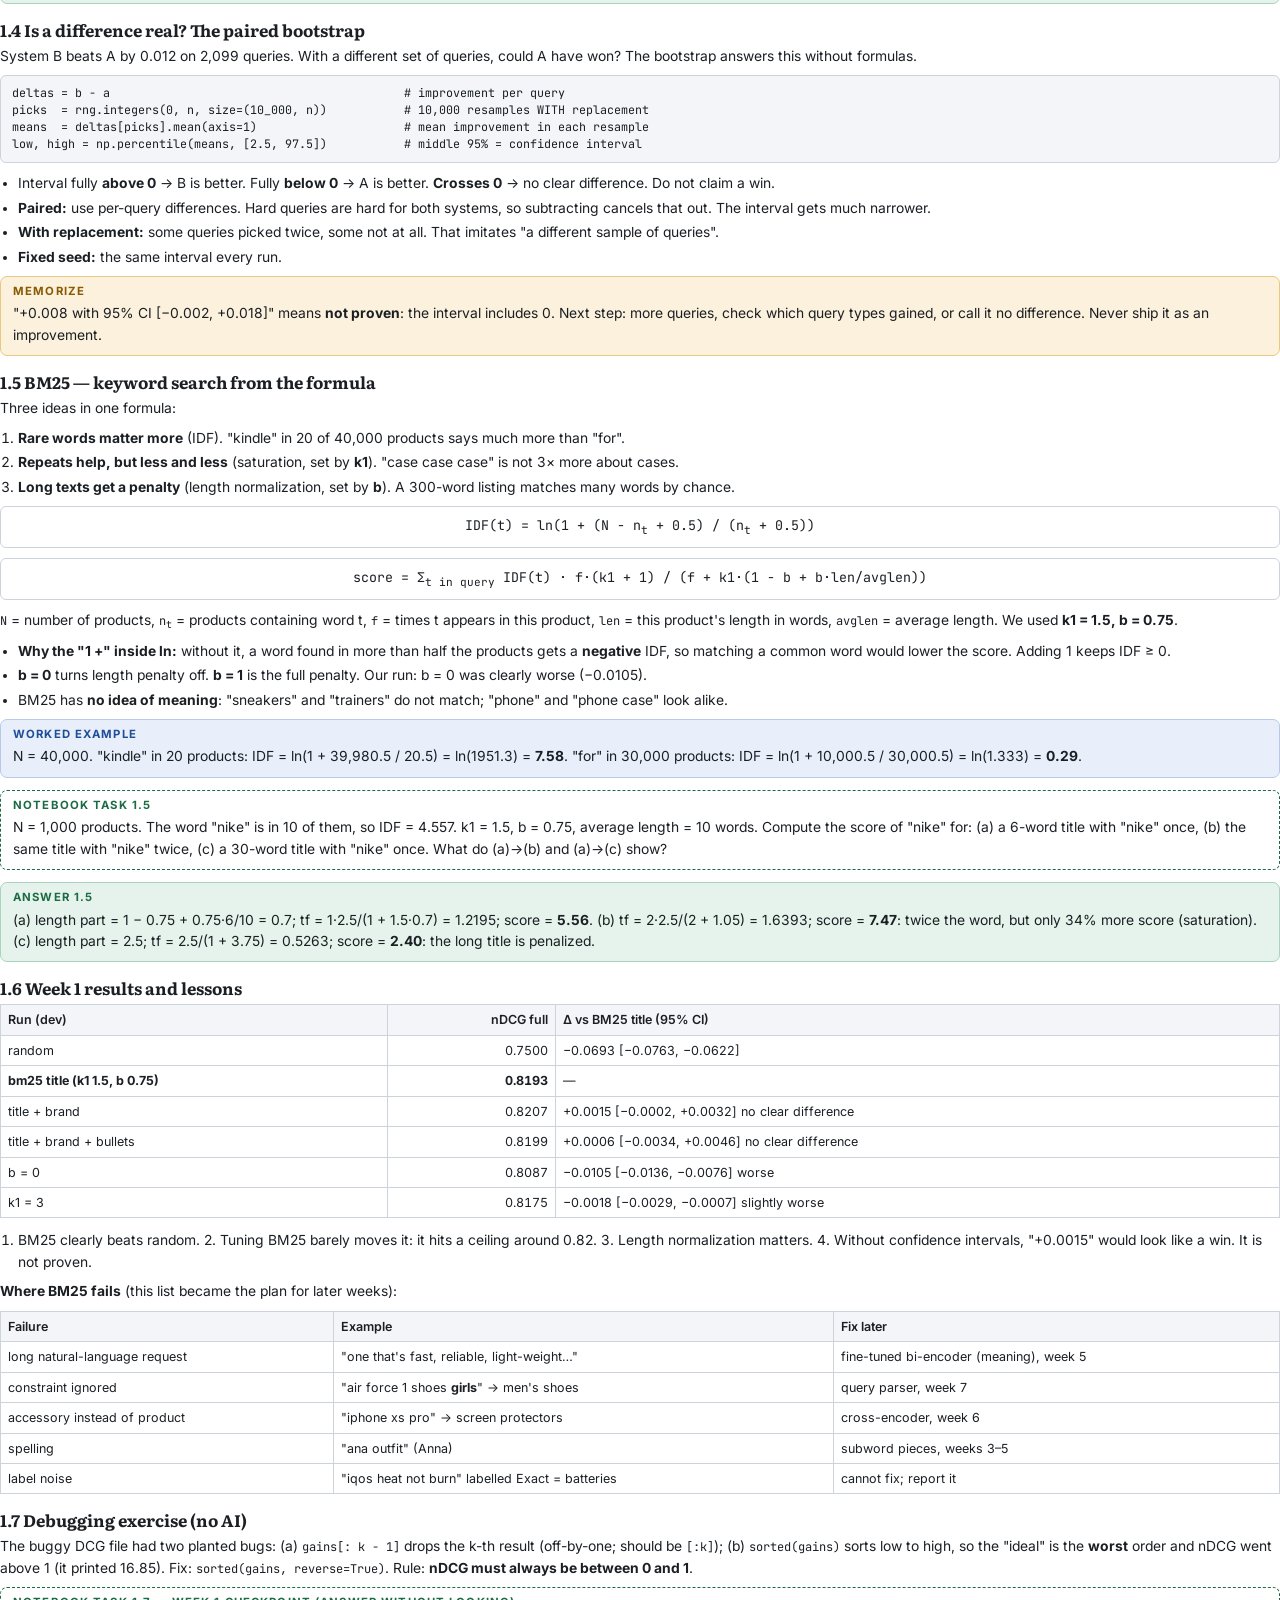
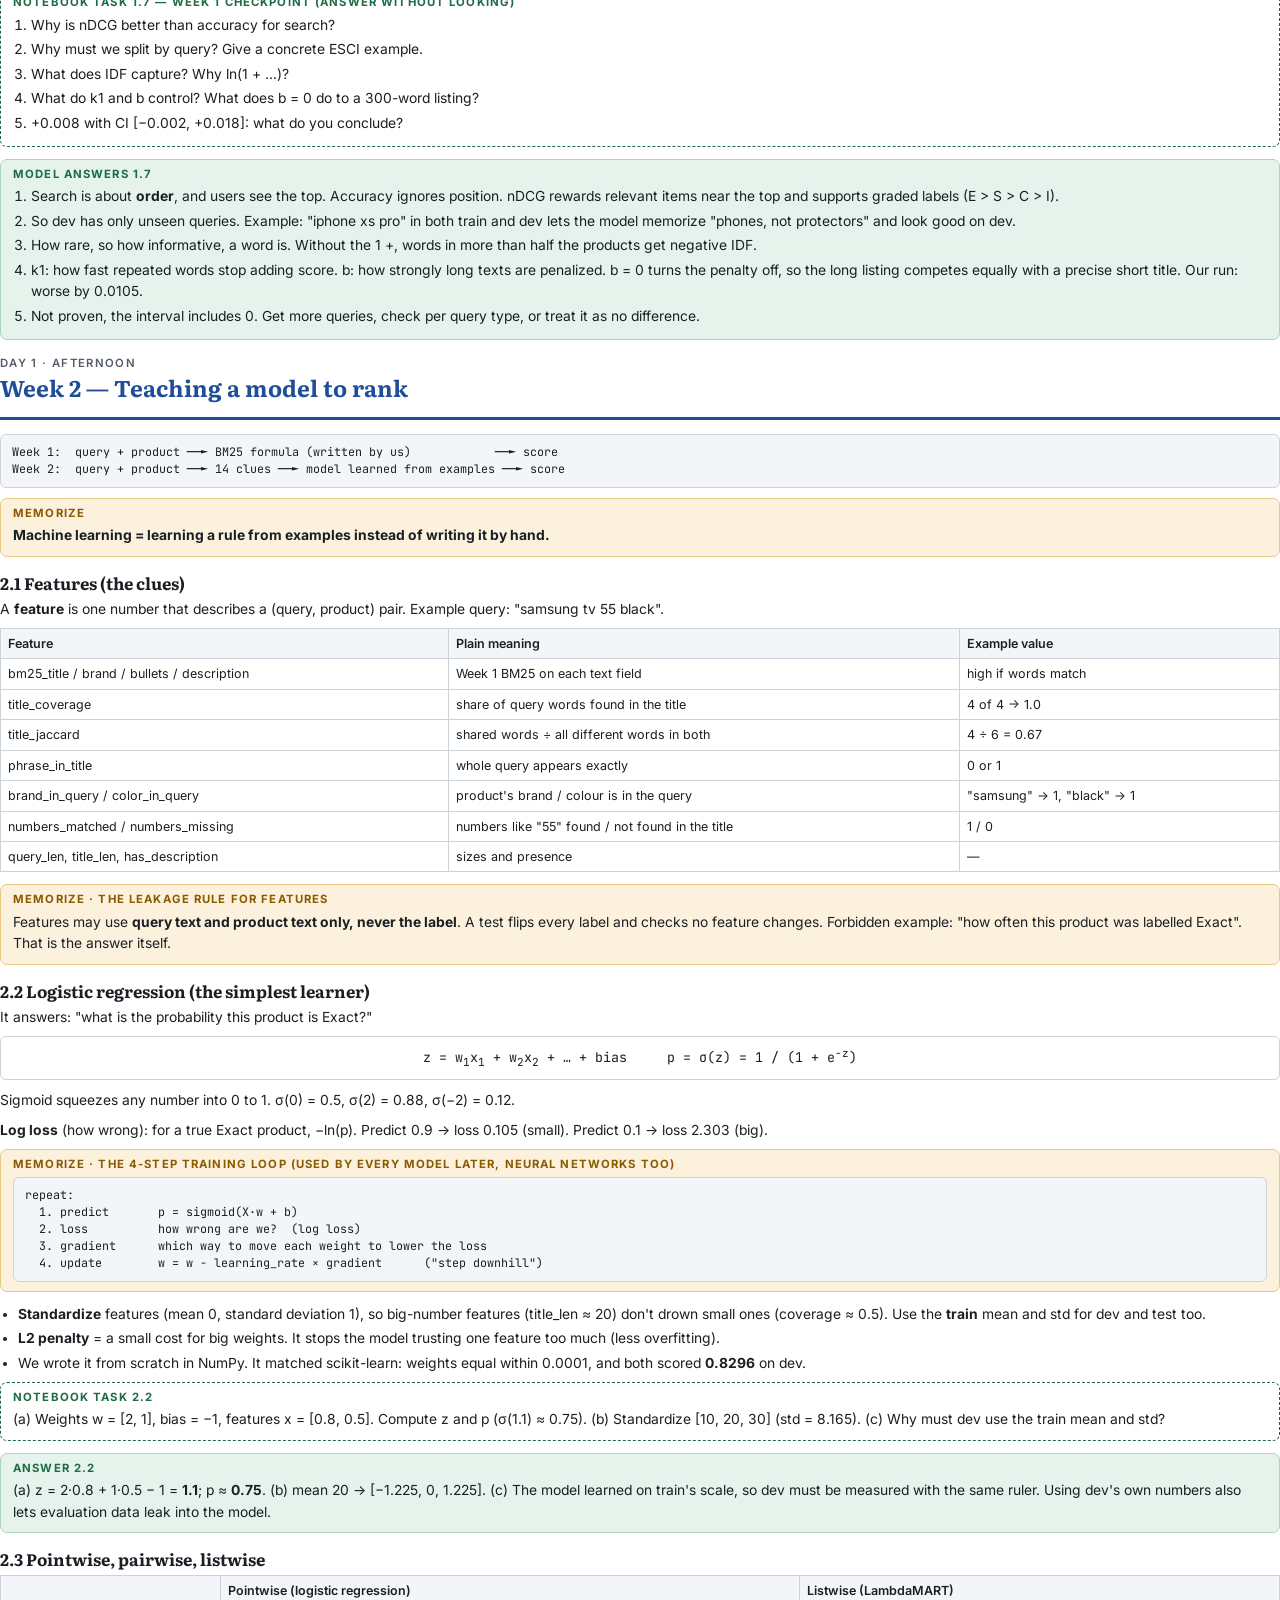
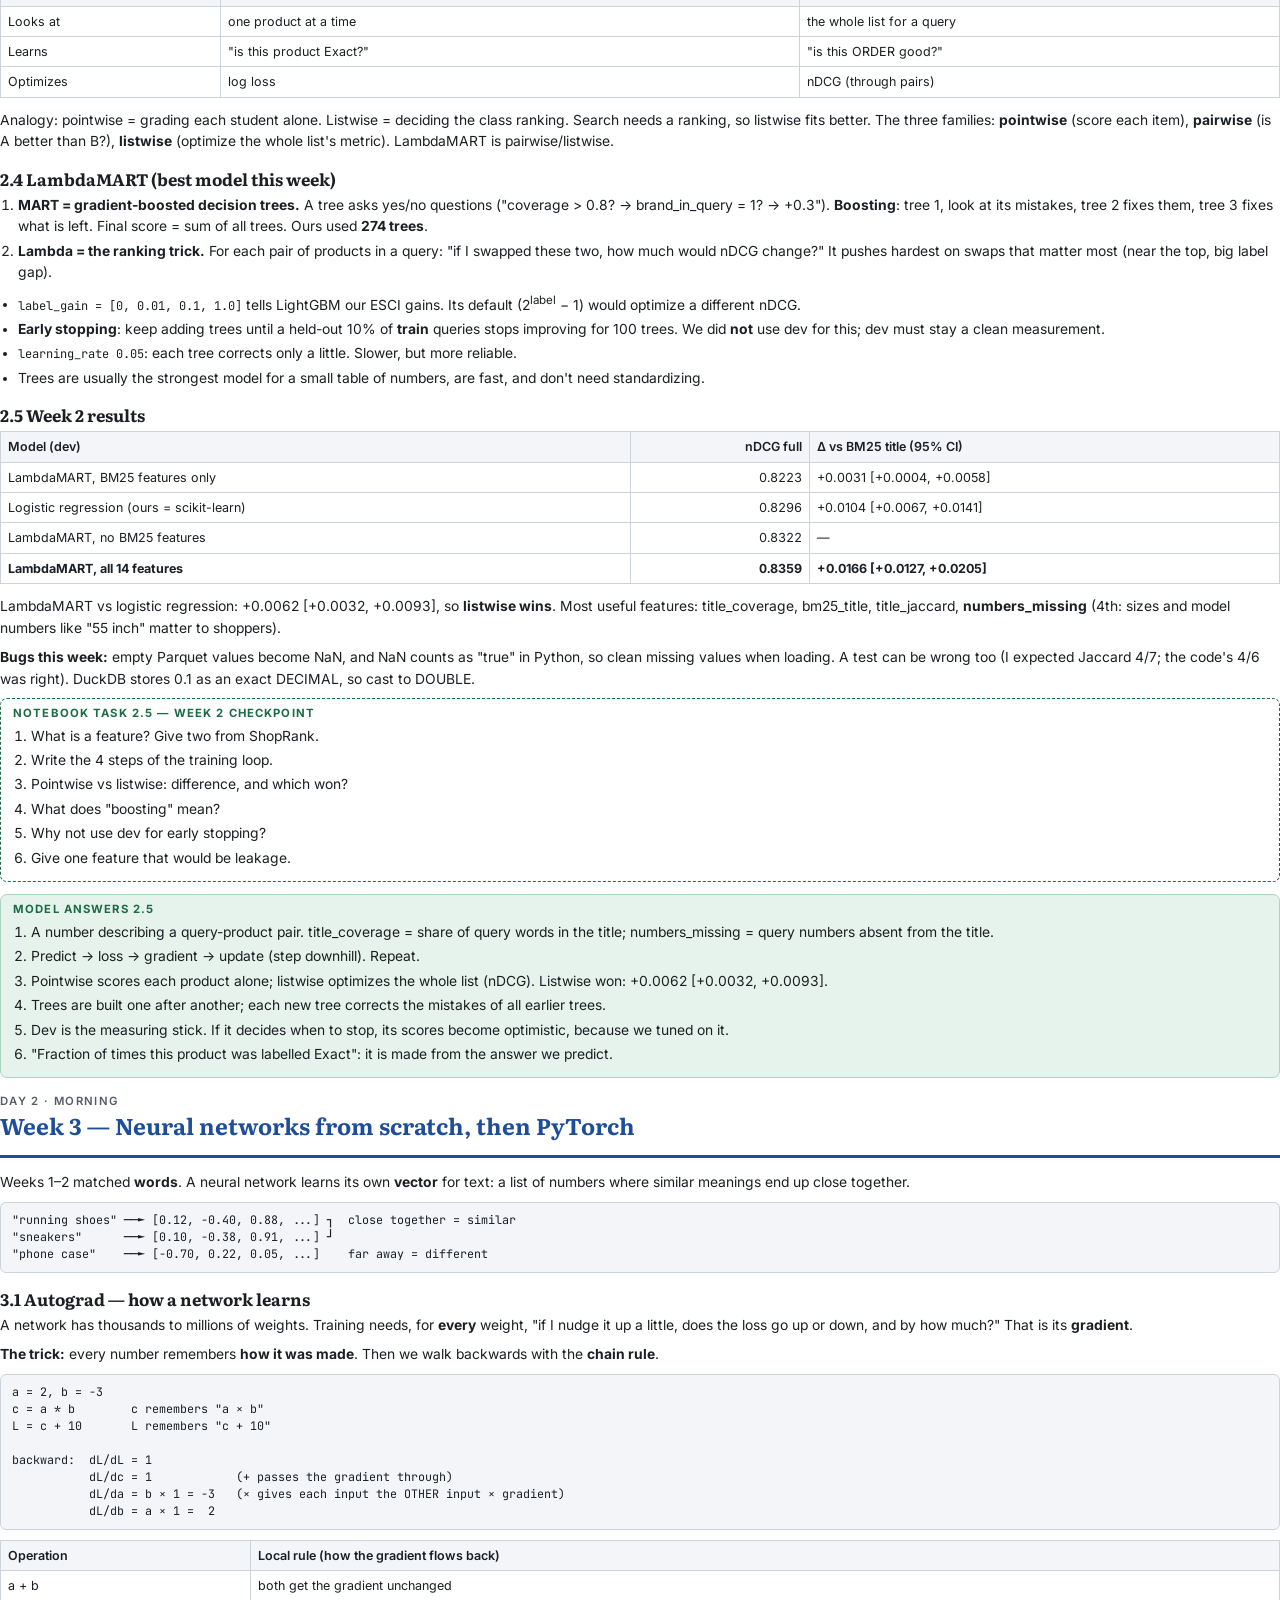
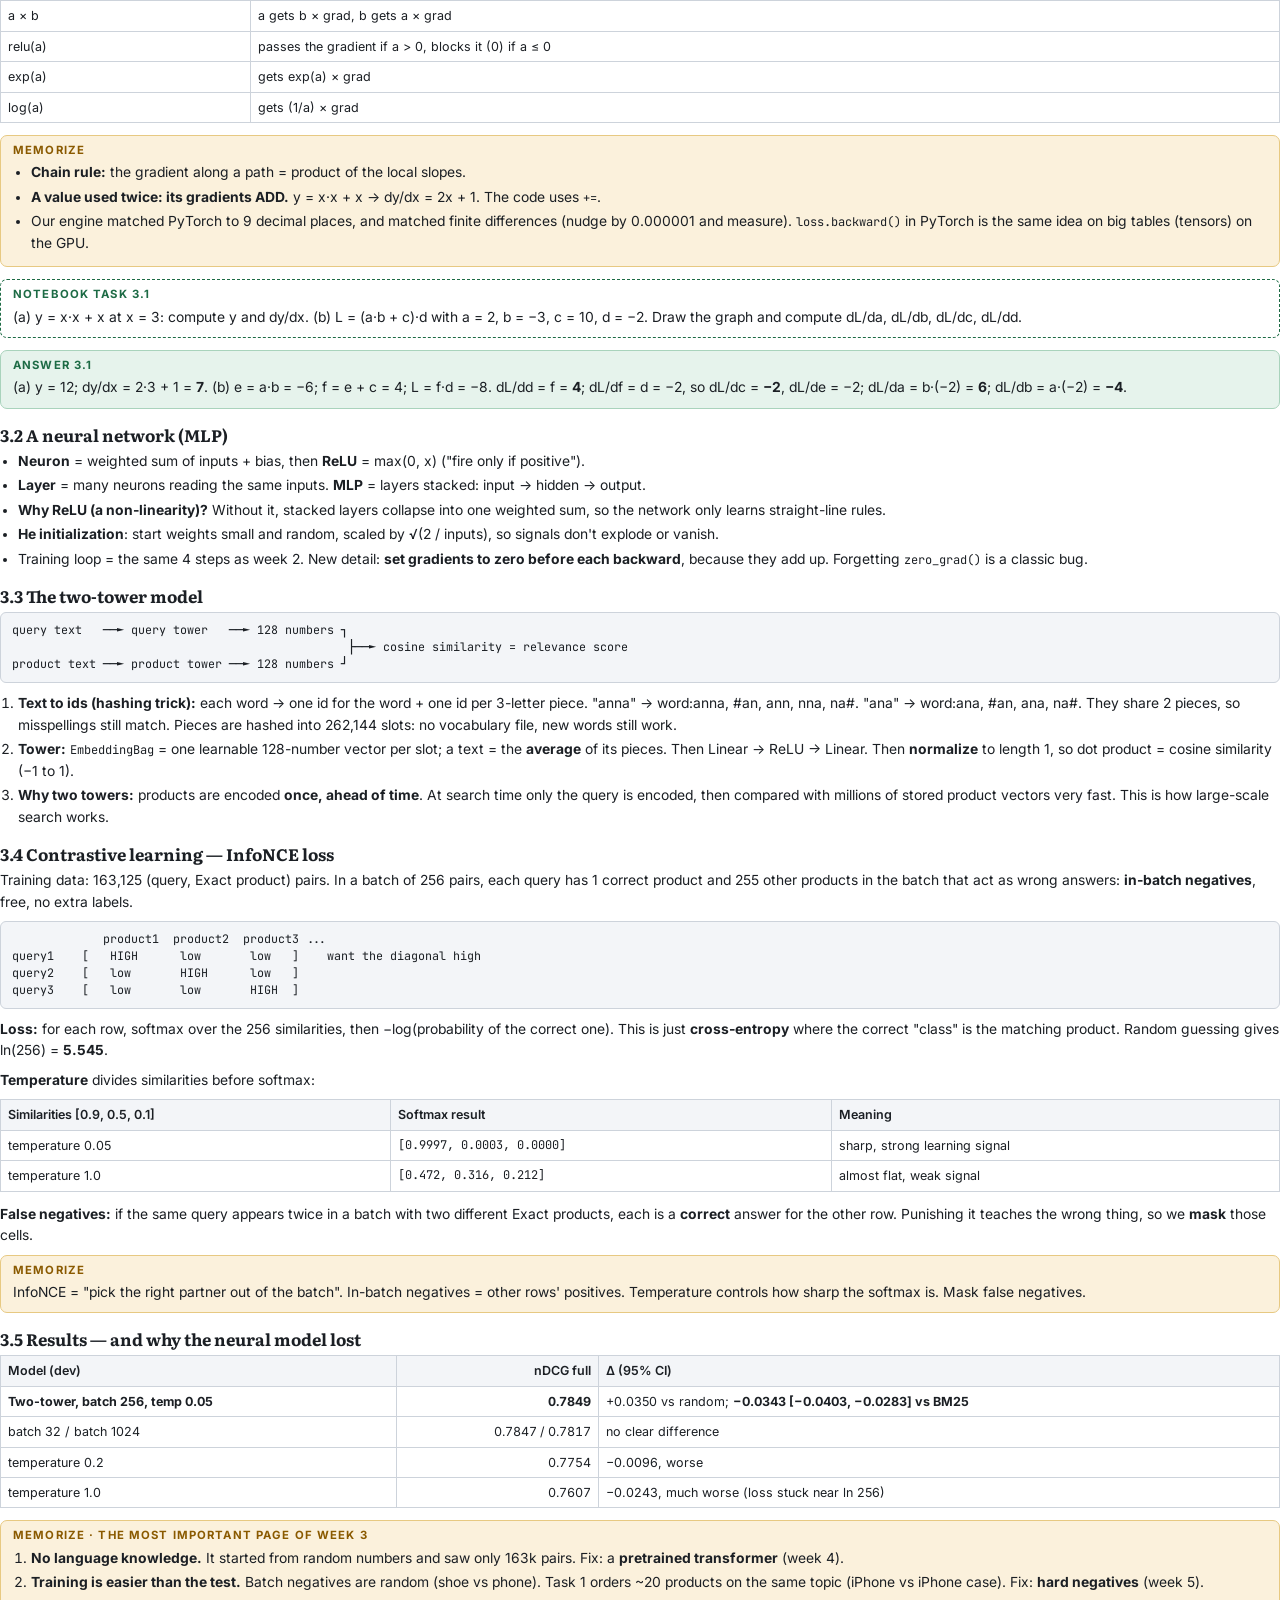
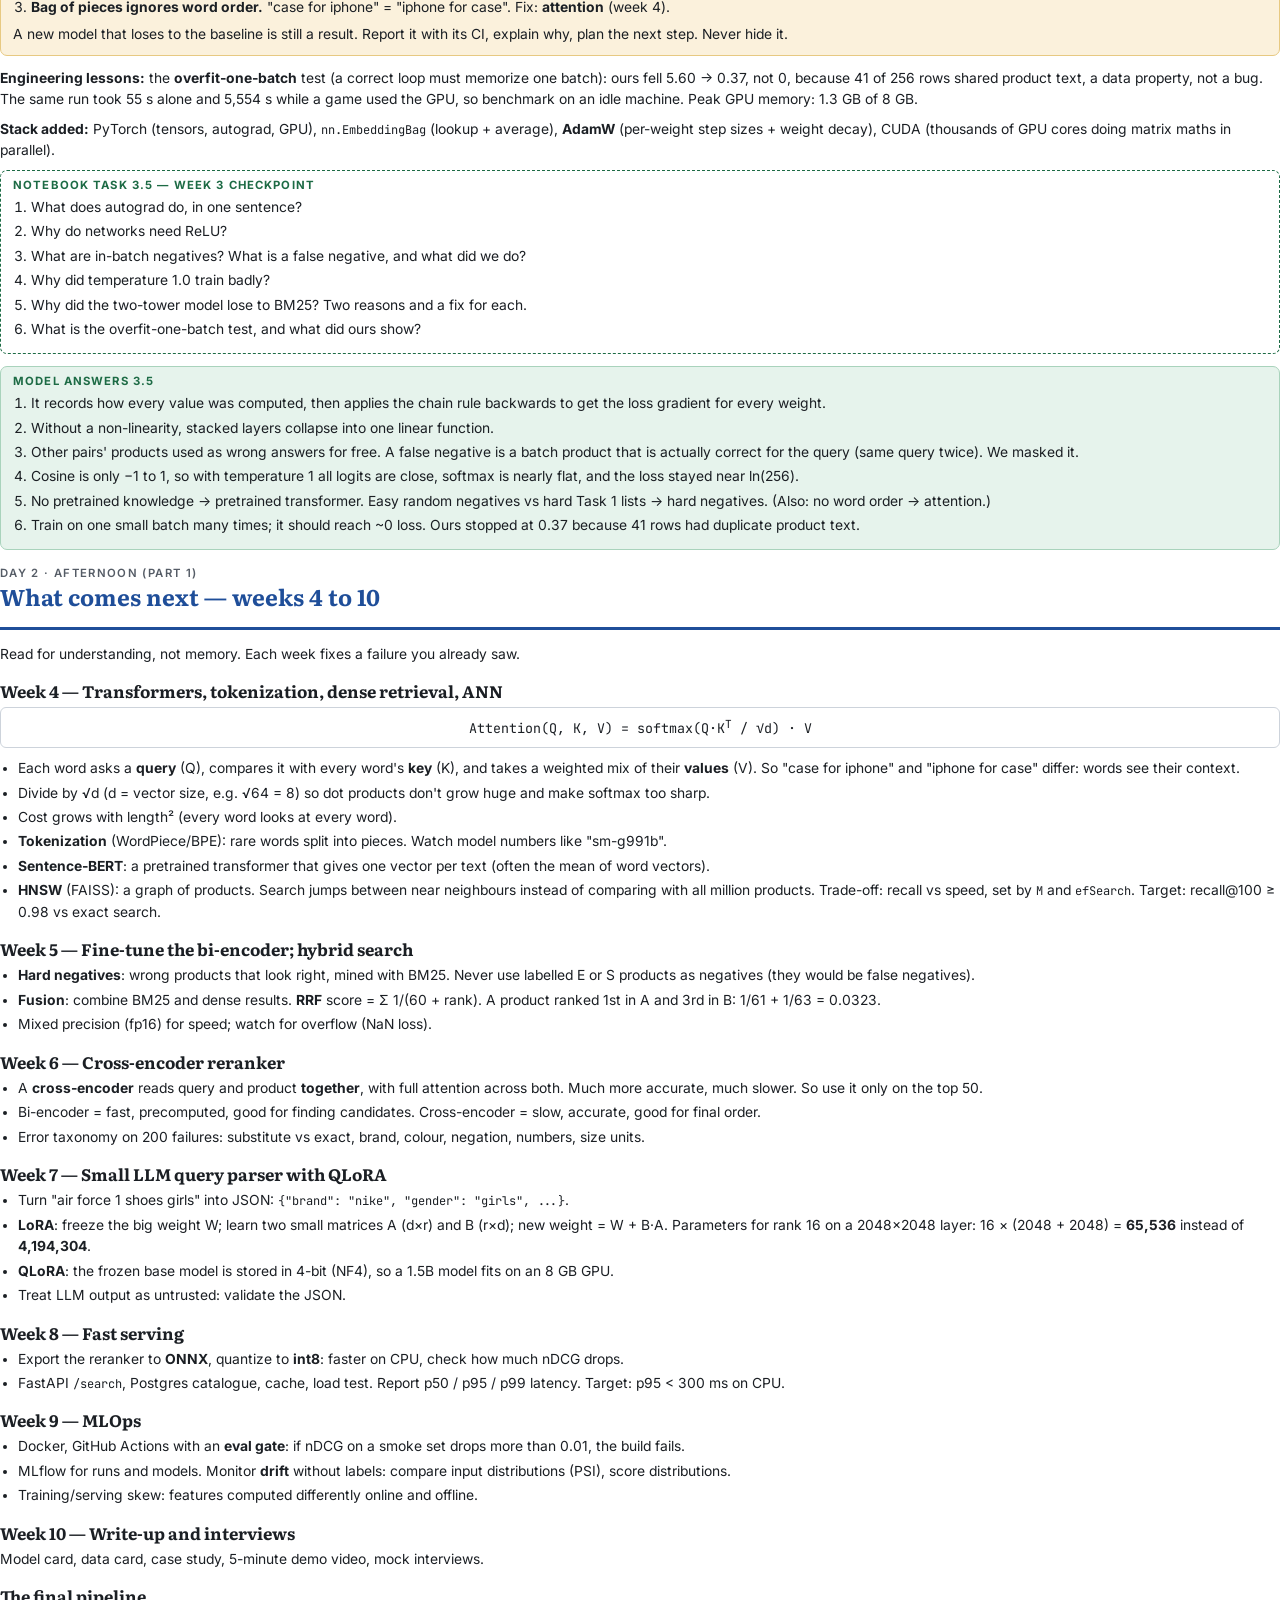
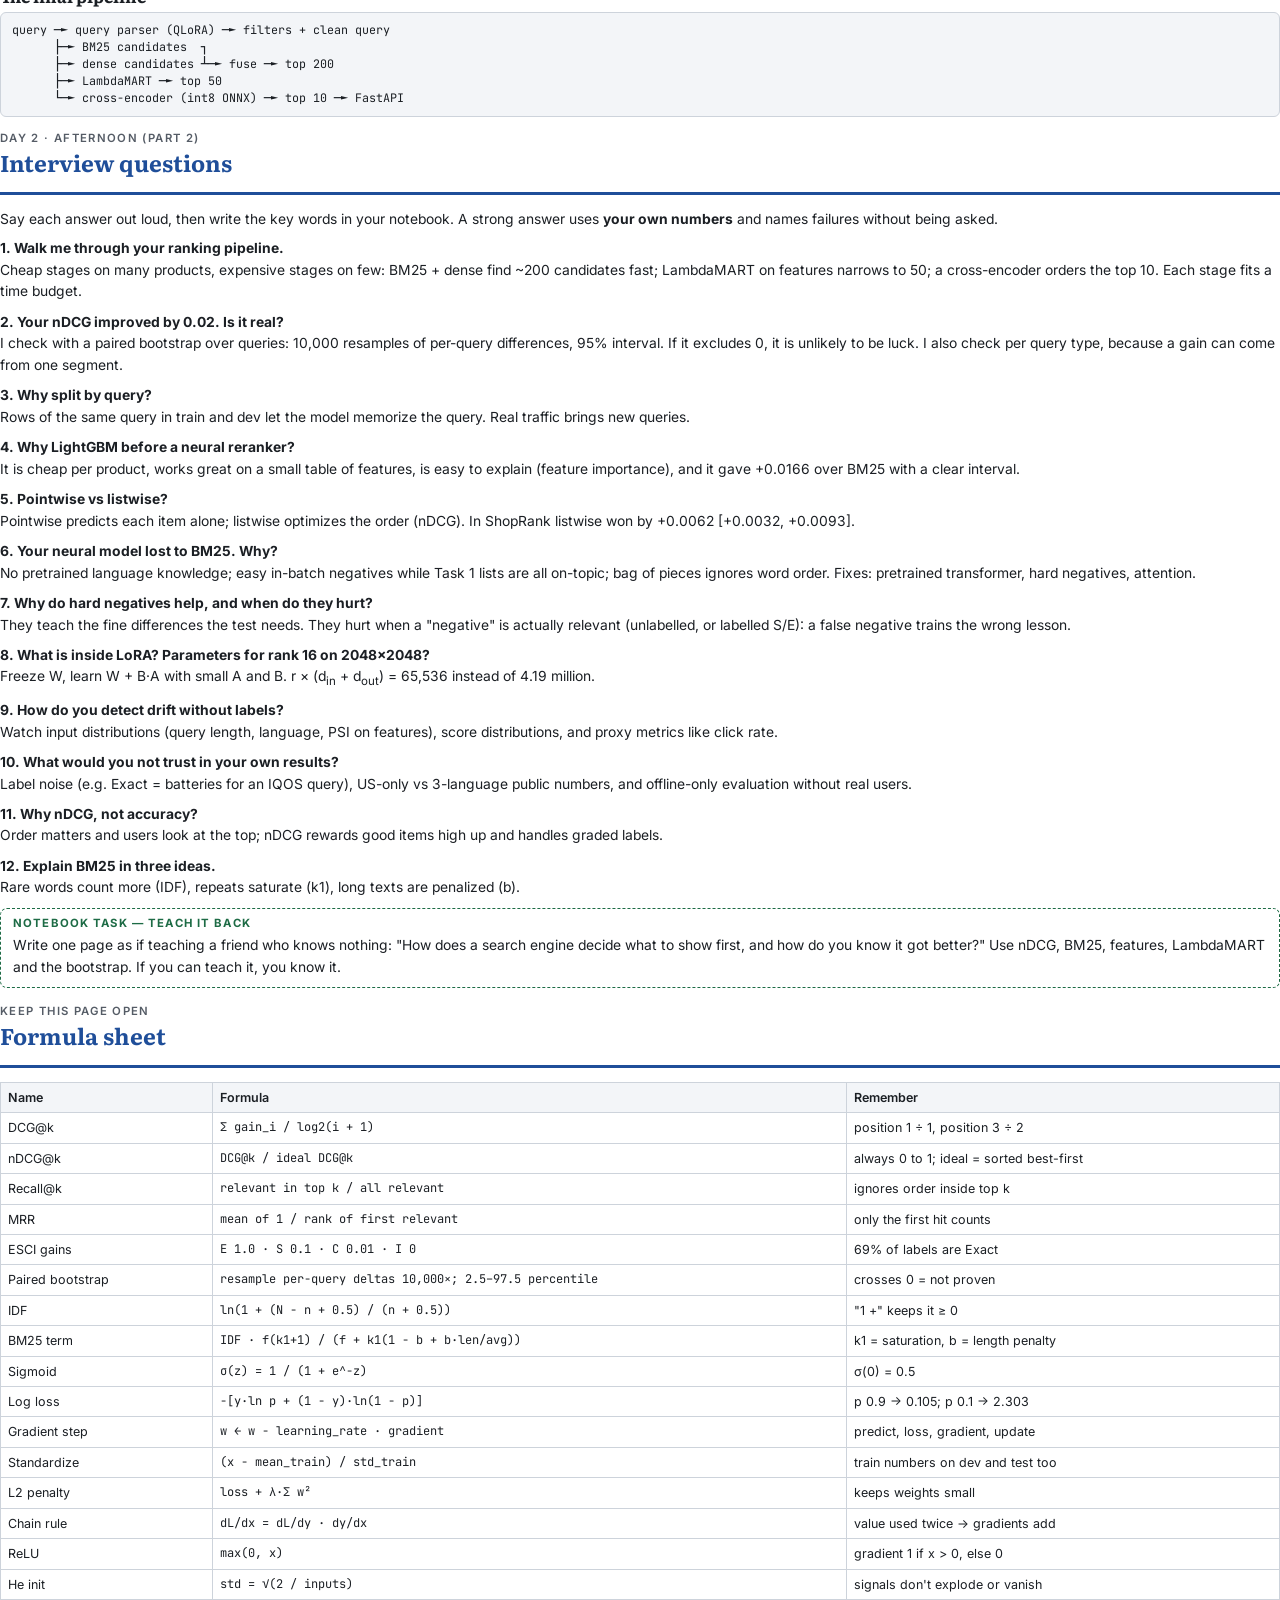
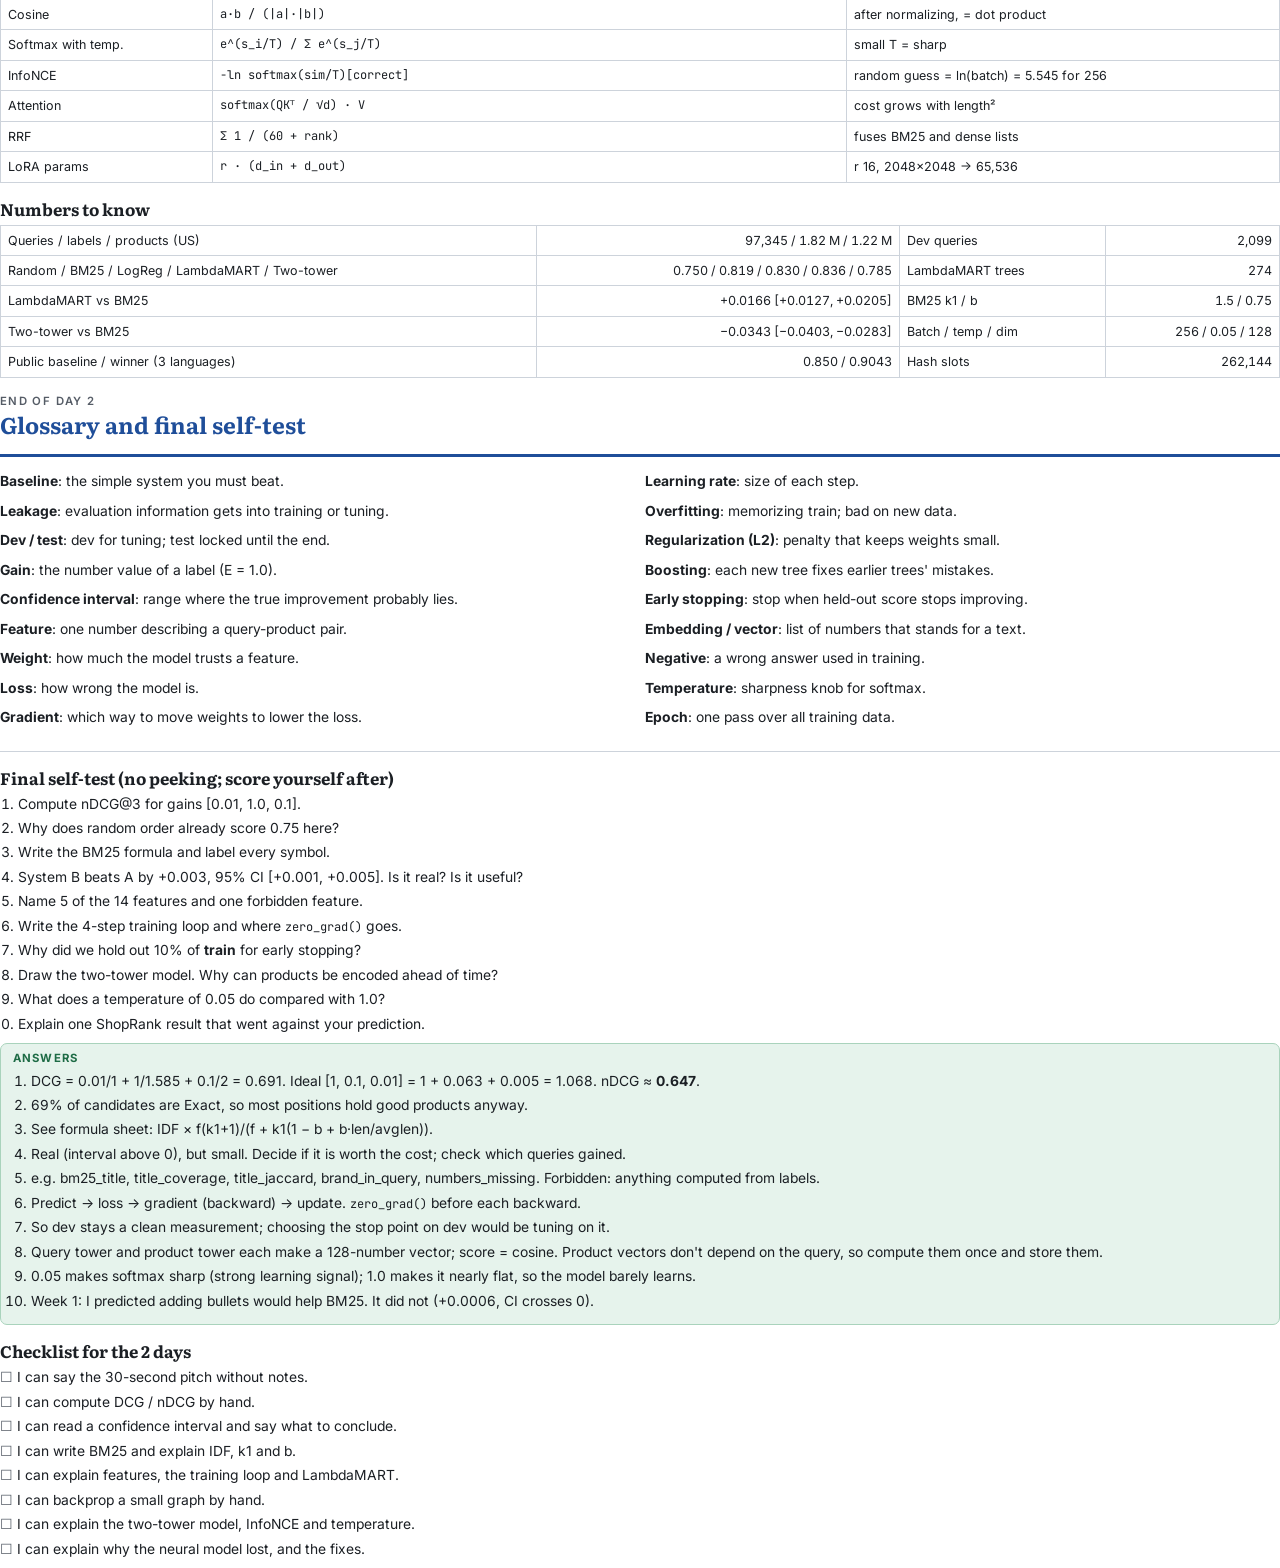
<file: docs/learn/study-guide/shoprank-study-guide.html>
<!doctype html>
<html lang="en">
<head>
<meta charset="utf-8">
<title>ShopRank Study Guide</title>
<link rel="preconnect" href="https://fonts.googleapis.com">
<link rel="stylesheet" href="https://fonts.googleapis.com/css2?family=Literata:opsz,wght@7..72,500;7..72,700&family=Inter:wght@400;500;600;700&family=JetBrains+Mono:wght@400;600&display=swap">
<style>
/* Print layout: A4, one idea per box, every "Notebook" box is something to write by hand. */
:root {
  --ink: #1B1F24;
  --muted: #555C66;
  --line: #CDD3DB;
  --soft: #F3F5F8;
  --blue: #1F4E99;
  --blue-soft: #E8EFFA;
  --green: #1D6B45;
  --green-soft: #E6F3EC;
  --amber: #8A5A00;
  --amber-soft: #FBF1DC;
  --red: #9B2C2C;
  --serif: "Literata", Georgia, serif;
  --sans: "Inter", "Segoe UI", Arial, sans-serif;
  --mono: "JetBrains Mono", Consolas, monospace;
}
@page { size: A4; margin: 15mm 15mm 17mm 15mm; }
* { box-sizing: border-box; }
html { -webkit-print-color-adjust: exact; print-color-adjust: exact; }
body { margin: 0; color: var(--ink); font: 10.4pt/1.55 var(--sans); }
h1, h2, h3 { font-family: var(--serif); font-weight: 700; line-height: 1.2; margin: 0; text-wrap: balance; }
h1 { font-size: 30pt; }
h2 { font-size: 17pt; margin: 0 0 8px; color: var(--blue); }
h3 { font-size: 12.5pt; margin: 16px 0 6px; }
p { margin: 0 0 8px; }
ul, ol { margin: 0 0 8px; padding-left: 18px; }
li { margin-bottom: 3px; }
code, .mono { font-family: var(--mono); font-size: 9pt; }
pre { font-family: var(--mono); font-size: 8.8pt; line-height: 1.45; background: var(--soft); border: 1px solid var(--line); border-radius: 6px; padding: 9px 11px; margin: 6px 0 10px; white-space: pre-wrap; break-inside: avoid; }
table { width: 100%; border-collapse: collapse; margin: 6px 0 12px; font-size: 9.4pt; break-inside: avoid; }
th, td { border: 1px solid var(--line); padding: 5px 7px; text-align: left; vertical-align: top; }
th { background: var(--soft); font-weight: 600; }
td.n, th.n { text-align: right; font-variant-numeric: tabular-nums; white-space: nowrap; }
.part { break-before: page; }
.part-head { border-bottom: 3px solid var(--blue); padding-bottom: 8px; margin-bottom: 14px; }
.part-head .tag { font: 600 8.5pt/1 var(--sans); letter-spacing: 0.12em; text-transform: uppercase; color: var(--muted); }
.box { border-radius: 7px; padding: 9px 12px; margin: 8px 0 12px; break-inside: avoid; border: 1px solid; }
.box > :last-child { margin-bottom: 0; }
.box .label { font: 700 8.5pt/1 var(--sans); letter-spacing: 0.1em; text-transform: uppercase; display: block; margin-bottom: 6px; }
.memo { background: var(--amber-soft); border-color: #E7C982; }
.memo .label { color: var(--amber); }
.note { background: var(--blue-soft); border-color: #B7C9EA; }
.note .label { color: var(--blue); }
.task { background: #fff; border: 1.5px dashed var(--green); }
.task .label { color: var(--green); }
.answer { background: var(--green-soft); border-color: #A9D3BC; }
.answer .label { color: var(--green); }
.formula { font-family: var(--mono); font-size: 10pt; background: #fff; border: 1px solid var(--line); border-radius: 6px; padding: 8px 10px; margin: 6px 0 10px; text-align: center; break-inside: avoid; }
.cover { height: 260mm; display: flex; flex-direction: column; justify-content: space-between; }
.cover .eyebrow { font: 600 9pt/1 var(--sans); letter-spacing: 0.14em; text-transform: uppercase; color: var(--blue); }
.cover .sub { font-size: 13pt; color: var(--muted); max-width: 140mm; margin-top: 10px; }
.cover .pipe { font-family: var(--mono); font-size: 9.5pt; line-height: 1.7; border-left: 3px solid var(--blue); padding-left: 12px; }
.grid2 { display: grid; grid-template-columns: 1fr 1fr; gap: 10px; }
.qa { break-inside: avoid; margin-bottom: 9px; }
.qa b { display: block; }
.small { font-size: 9pt; color: var(--muted); }
.check { list-style: none; padding-left: 0; }
.check li::before { content: "\2610  "; color: var(--muted); }
hr { border: 0; border-top: 1px solid var(--line); margin: 14px 0; }
</style>
</head>
<body>

<!-- ============================== COVER ============================== -->
<section class="cover">
  <div>
    <div class="eyebrow">Study guide · Weeks 1–3 and the road ahead</div>
    <h1 style="margin-top:10px">ShopRank</h1>
    <p class="sub">Product search and ranking on Amazon's ESCI data. Everything you built in weeks 1 to 3, explained simply, with worked examples to redo by hand in your notebook. Made for 2 days without a laptop.</p>
  </div>
  <div class="pipe">
    query "samsung tv 55 black"<br>
    &nbsp;&nbsp;→ find candidate products&nbsp;&nbsp;(BM25, later a neural model)<br>
    &nbsp;&nbsp;→ describe each pair with numbers&nbsp;&nbsp;(14 features)<br>
    &nbsp;&nbsp;→ a learned model scores them&nbsp;&nbsp;(LambdaMART)<br>
    &nbsp;&nbsp;→ sort, show the top 10<br>
    &nbsp;&nbsp;→ measure with nDCG and a 95% confidence interval
  </div>
  <div>
    <table>
      <tr><th>Day</th><th>Block</th><th>What you study</th><th class="n">Time</th></tr>
      <tr><td rowspan="2"><b>Day 1</b></td><td>Morning</td><td>Big picture + Week 1: data, leakage, nDCG, bootstrap, BM25</td><td class="n">3–4 h</td></tr>
      <tr><td>Afternoon</td><td>Week 2: features, logistic regression, training loop, LambdaMART</td><td class="n">3–4 h</td></tr>
      <tr><td rowspan="2"><b>Day 2</b></td><td>Morning</td><td>Week 3: autograd, neural networks, two-tower model, InfoNCE</td><td class="n">3–4 h</td></tr>
      <tr><td>Afternoon</td><td>Weeks 4–10 preview, interview questions, final self-test</td><td class="n">3 h</td></tr>
    </table>
    <p class="small">How to use: read a section, close the page, then write the "Notebook" tasks from memory. Check against the green answer boxes. Anything you get wrong, write again at the end of the day. Boxes marked <b>Memorize</b> are what interviewers ask.</p>
  </div>
</section>

<!-- ============================== BIG PICTURE ============================== -->
<section class="part">
  <div class="part-head"><span class="tag">Start here · 30 minutes</span><h2>The big picture</h2></div>

  <h3>The problem</h3>
  <p>A shopper types a query. The shop has millions of products. We must show the <b>best products first</b>. ShopRank builds this step by step and <b>measures every step</b> against labels written by humans.</p>

  <h3>The data: Amazon ESCI</h3>
  <ul>
    <li>Real shopper queries. For each query, about 20 candidate products.</li>
    <li>Humans labelled every (query, product) pair with one of four labels:</li>
  </ul>
  <table>
    <tr><th>Label</th><th>Meaning</th><th>Example for "iphone 12"</th><th class="n">Gain (score value)</th><th class="n">Share of US labels</th></tr>
    <tr><td><b>E</b>xact</td><td>exactly what was asked</td><td>iPhone 12</td><td class="n">1.0</td><td class="n">69%</td></tr>
    <tr><td><b>S</b>ubstitute</td><td>not exact, but could replace it</td><td>iPhone 11</td><td class="n">0.1</td><td class="n">20%</td></tr>
    <tr><td><b>C</b>omplement</td><td>goes with it</td><td>iPhone 12 case</td><td class="n">0.01</td><td class="n">2%</td></tr>
    <tr><td><b>I</b>rrelevant</td><td>no use</td><td>a towel</td><td class="n">0.0</td><td class="n">9%</td></tr>
  </table>
  <p>US English part: <b>97,345 queries</b>, <b>1.82 million labels</b>, <b>1.22 million products</b>. Our measuring set ("dev") has <b>2,099 queries</b>.</p>
  <p><b>Task 1</b> = for each query, put its ~20 judged products in the best order.</p>

  <h3>The results so far (dev, nDCG over the full list)</h3>
  <table>
    <tr><th>Week</th><th>System</th><th class="n">nDCG full</th><th class="n">nDCG@10</th><th>Lesson</th></tr>
    <tr><td>—</td><td>Random order</td><td class="n">0.7500</td><td class="n">0.5786</td><td>69% Exact, so random is already high</td></tr>
    <tr><td>1</td><td>BM25 on title</td><td class="n">0.8193</td><td class="n">0.6907</td><td>keyword matching works, then hits a ceiling</td></tr>
    <tr><td>2</td><td>Logistic regression, 14 features</td><td class="n">0.8296</td><td class="n">0.7069</td><td>learning beats hand-tuning</td></tr>
    <tr><td>2</td><td><b>LambdaMART, 14 features</b></td><td class="n"><b>0.8359</b></td><td class="n"><b>0.7167</b></td><td>best so far; listwise beats pointwise</td></tr>
    <tr><td>3</td><td>Two-tower neural model from scratch</td><td class="n">0.7849</td><td class="n">0.6405</td><td>lost to BM25; we know why</td></tr>
    <tr><td>—</td><td>Public official baseline / KDD Cup winner</td><td class="n">0.850 / 0.9043</td><td class="n">—</td><td>3 languages, so only a rough guide</td></tr>
  </table>

  <div class="box memo"><span class="label">Memorize · your 30-second pitch</span>
    <p>"ShopRank is a product search engine on Amazon's ESCI dataset. I built BM25 keyword search from the formula, then a learning-to-rank model with 14 features in LightGBM LambdaMART, which improved nDCG from 0.819 to 0.836 with a 95% confidence interval of +0.013 to +0.021. I also built a neural two-tower model from scratch. It lost to BM25, and I can explain why: no pretrained language knowledge and easy training negatives. Next I add a pretrained transformer, hard negatives and a cross-encoder reranker."</p>
  </div>

  <h3>The four rules used every week</h3>
  <ol>
    <li><b>Split by query.</b> A query is only in train, or only in dev, or only in test.</li>
    <li><b>Test set is locked.</b> Tune on dev. Report test once, at the very end.</li>
    <li><b>Always compare to a baseline</b> (random, then BM25).</li>
    <li><b>Every improvement needs a 95% confidence interval.</b> If the interval crosses 0, it is not proven.</li>
  </ol>

  <div class="box task"><span class="label">Notebook task 0</span>
    <p>Close the page. Write: (1) the 4 ESCI labels with their gain values, (2) the 4 rules, (3) the results ladder from random to LambdaMART with the numbers. Then say your 30-second pitch out loud twice.</p>
  </div>
</section>

<!-- ============================== DAY 1 · WEEK 1 ============================== -->
<section class="part">
  <div class="part-head"><span class="tag">Day 1 · Morning</span><h2>Week 1 — Data, metrics, statistics, BM25</h2></div>
  <p>Goal: (1) explain how a ranked list is scored, (2) say whether one system is really better than another, (3) build keyword search from its formula.</p>

  <h3>1.1 The tools (stack)</h3>
  <table>
    <tr><th>Tool</th><th>Job in ShopRank</th><th>What happens underneath</th></tr>
    <tr><td>uv</td><td>project environment, exact versions (<code>uv.lock</code>)</td><td>solves dependencies once, writes a lock file</td></tr>
    <tr><td>DuckDB</td><td>reads the 1.1 GB data, filters, joins, splits</td><td>column engine: reads only needed columns, uses all CPU cores</td></tr>
    <tr><td>Parquet</td><td>file format for tables</td><td>stored column by column, compressed; ~10× smaller than CSV</td></tr>
    <tr><td>NumPy</td><td>fast math (bootstrap)</td><td>loops run in C over whole arrays</td></tr>
    <tr><td>pytest</td><td>tests define correct behaviour</td><td>runs every <code>test_*</code> function</td></tr>
  </table>
  <p class="small">We wrote BM25 and the metrics in plain Python on purpose, to understand them. Later weeks use fast libraries and check they give the same numbers.</p>

  <h3>1.2 Splits and leakage</h3>
  <p><b>Leakage</b> = information from the evaluation data gets into training or tuning. Scores then look better than they will be on new data.</p>
  <ul>
    <li><b>Why split by query, not by row:</b> if "iphone xs pro" had 8 products in train and 8 in dev, the model learns "this query wants phones, not screen protectors" from train, and looks great on the same query in dev. Real users send new queries, so dev must have unseen queries.</li>
    <li><b>How:</b> 1 in 10 train queries go to dev, chosen by <code>MD5(query_id) % 10 == 0</code>. MD5 never changes, so the split is the same on every machine, every run.</li>
    <li>BM25 statistics use product text only, never labels, so they are not leakage.</li>
  </ul>

  <h3>1.3 Ranking metrics: DCG and nDCG</h3>
  <p>A list is good when the best products are <b>near the top</b>. Position 1 matters most, and attention falls slowly as you go down.</p>
  <div class="formula">DCG@k = Σ<sub>i=1..k</sub> gain<sub>i</sub> / log<sub>2</sub>(i + 1) &nbsp;&nbsp;&nbsp;&nbsp; nDCG@k = DCG@k / ideal DCG@k</div>
  <ul>
    <li><b>Ideal DCG</b> = DCG of the same gains sorted best-first. So nDCG is always between 0 and 1.</li>
    <li><b>Why normalize:</b> a query with 3 good products and one with 20 good products end up on the same 0 to 1 scale.</li>
    <li><b>Why log:</b> the discount grows slowly. Position 1 divides by 1, position 3 by 2, position 10 by 3.46.</li>
  </ul>
  <table>
    <tr><th>Position i</th><td class="n">1</td><td class="n">2</td><td class="n">3</td><td class="n">4</td><td class="n">5</td><td class="n">6</td><td class="n">7</td><td class="n">8</td><td class="n">9</td><td class="n">10</td></tr>
    <tr><th>log<sub>2</sub>(i+1)</th><td class="n">1.000</td><td class="n">1.585</td><td class="n">2.000</td><td class="n">2.322</td><td class="n">2.585</td><td class="n">2.807</td><td class="n">3.000</td><td class="n">3.170</td><td class="n">3.322</td><td class="n">3.459</td></tr>
  </table>
  <div class="box note"><span class="label">Worked example (from the tests)</span>
    <p>Ranked gains: [1.0, 0.1, 0.0, 0.01]</p>
    <p>DCG@4 = 1.0/1 + 0.1/1.585 + 0/2 + 0.01/2.322 = 1 + 0.0631 + 0 + 0.0043 = <b>1.0674</b></p>
    <p>Ideal order [1.0, 0.1, 0.01, 0.0]: 1 + 0.0631 + 0.005 + 0 = <b>1.0681</b> &nbsp;→&nbsp; nDCG@4 = 1.0674 / 1.0681 = <b>0.99935</b></p>
    <p>Only the last two swapped, and they barely matter. Order near the top matters most.</p>
  </div>
  <p><b>Other metrics:</b> <b>Recall@k</b> = relevant products found in the top k ÷ all relevant products. <b>Reciprocal rank</b> = 1 ÷ position of the first relevant product. <b>MRR</b> = its average over queries.</p>
  <p><b>Two nDCG versions here:</b> <code>nDCG@10</code> = what a shopper sees on page 1. <code>nDCG full</code> = over the whole candidate list, no cutoff. That is the official ESCI Task 1 metric (Amazon's trec_eval command with the same gains).</p>
  <div class="box task"><span class="label">Notebook task 1.3</span>
    <p>Ranked gains: <b>[0.1, 1.0, 1.0, 0.0]</b>. Compute DCG@4, ideal DCG@4 and nDCG@4. Use the log table above.</p>
  </div>
  <div class="box answer"><span class="label">Answer 1.3</span>
    <p>DCG = 0.1/1 + 1/1.585 + 1/2 + 0 = 0.1 + 0.631 + 0.5 = <b>1.231</b>. Ideal [1, 1, 0.1, 0] = 1 + 0.631 + 0.05 = <b>1.681</b>. nDCG = <b>0.732</b>. Putting a Substitute first cost a lot, because position 1 has full weight.</p>
  </div>

  <h3>1.4 Is a difference real? The paired bootstrap</h3>
  <p>System B beats A by 0.012 on 2,099 queries. With a different set of queries, could A have won? The bootstrap answers this without formulas.</p>
  <pre>deltas = b - a                                          # improvement per query
picks  = rng.integers(0, n, size=(10_000, n))           # 10,000 resamples WITH replacement
means  = deltas[picks].mean(axis=1)                     # mean improvement in each resample
low, high = np.percentile(means, [2.5, 97.5])           # middle 95% = confidence interval</pre>
  <ul>
    <li>Interval fully <b>above 0</b> → B is better. Fully <b>below 0</b> → A is better. <b>Crosses 0</b> → no clear difference. Do not claim a win.</li>
    <li><b>Paired:</b> use per-query differences. Hard queries are hard for both systems, so subtracting cancels that out. The interval gets much narrower.</li>
    <li><b>With replacement:</b> some queries picked twice, some not at all. That imitates "a different sample of queries".</li>
    <li><b>Fixed seed:</b> the same interval every run.</li>
  </ul>
  <div class="box memo"><span class="label">Memorize</span>
    <p>"+0.008 with 95% CI [−0.002, +0.018]" means <b>not proven</b>: the interval includes 0. Next step: more queries, check which query types gained, or call it no difference. Never ship it as an improvement.</p>
  </div>

  <h3>1.5 BM25 — keyword search from the formula</h3>
  <p>Three ideas in one formula:</p>
  <ol>
    <li><b>Rare words matter more</b> (IDF). "kindle" in 20 of 40,000 products says much more than "for".</li>
    <li><b>Repeats help, but less and less</b> (saturation, set by <b>k1</b>). "case case case" is not 3× more about cases.</li>
    <li><b>Long texts get a penalty</b> (length normalization, set by <b>b</b>). A 300-word listing matches many words by chance.</li>
  </ol>
  <div class="formula">IDF(t) = ln(1 + (N − n<sub>t</sub> + 0.5) / (n<sub>t</sub> + 0.5))</div>
  <div class="formula">score = Σ<sub>t in query</sub> IDF(t) · f·(k1 + 1) / (f + k1·(1 − b + b·len/avglen))</div>
  <p><code>N</code> = number of products, <code>n<sub>t</sub></code> = products containing word t, <code>f</code> = times t appears in this product, <code>len</code> = this product's length in words, <code>avglen</code> = average length. We used <b>k1 = 1.5, b = 0.75</b>.</p>
  <ul>
    <li><b>Why the "1 +" inside ln:</b> without it, a word found in more than half the products gets a <b>negative</b> IDF, so matching a common word would lower the score. Adding 1 keeps IDF ≥ 0.</li>
    <li><b>b = 0</b> turns length penalty off. <b>b = 1</b> is the full penalty. Our run: b = 0 was clearly worse (−0.0105).</li>
    <li>BM25 has <b>no idea of meaning</b>: "sneakers" and "trainers" do not match; "phone" and "phone case" look alike.</li>
  </ul>
  <div class="box note"><span class="label">Worked example</span>
    <p>N = 40,000. "kindle" in 20 products: IDF = ln(1 + 39,980.5 / 20.5) = ln(1951.3) = <b>7.58</b>. "for" in 30,000 products: IDF = ln(1 + 10,000.5 / 30,000.5) = ln(1.333) = <b>0.29</b>.</p>
  </div>
  <div class="box task"><span class="label">Notebook task 1.5</span>
    <p>N = 1,000 products. The word "nike" is in 10 of them, so IDF = 4.557. k1 = 1.5, b = 0.75, average length = 10 words. Compute the score of "nike" for: (a) a 6-word title with "nike" once, (b) the same title with "nike" twice, (c) a 30-word title with "nike" once. What do (a)→(b) and (a)→(c) show?</p>
  </div>
  <div class="box answer"><span class="label">Answer 1.5</span>
    <p>(a) length part = 1 − 0.75 + 0.75·6/10 = 0.7; tf = 1·2.5/(1 + 1.5·0.7) = 1.2195; score = <b>5.56</b>.
    (b) tf = 2·2.5/(2 + 1.05) = 1.6393; score = <b>7.47</b>: twice the word, but only 34% more score (saturation).
    (c) length part = 2.5; tf = 2.5/(1 + 3.75) = 0.5263; score = <b>2.40</b>: the long title is penalized.</p>
  </div>

  <h3>1.6 Week 1 results and lessons</h3>
  <table>
    <tr><th>Run (dev)</th><th class="n">nDCG full</th><th>Δ vs BM25 title (95% CI)</th></tr>
    <tr><td>random</td><td class="n">0.7500</td><td>−0.0693 [−0.0763, −0.0622]</td></tr>
    <tr><td><b>bm25 title (k1 1.5, b 0.75)</b></td><td class="n"><b>0.8193</b></td><td>—</td></tr>
    <tr><td>title + brand</td><td class="n">0.8207</td><td>+0.0015 [−0.0002, +0.0032] no clear difference</td></tr>
    <tr><td>title + brand + bullets</td><td class="n">0.8199</td><td>+0.0006 [−0.0034, +0.0046] no clear difference</td></tr>
    <tr><td>b = 0</td><td class="n">0.8087</td><td>−0.0105 [−0.0136, −0.0076] worse</td></tr>
    <tr><td>k1 = 3</td><td class="n">0.8175</td><td>−0.0018 [−0.0029, −0.0007] slightly worse</td></tr>
  </table>
  <ol>
    <li>BM25 clearly beats random. 2. Tuning BM25 barely moves it: it hits a ceiling around 0.82. 3. Length normalization matters. 4. Without confidence intervals, "+0.0015" would look like a win. It is not proven.</li>
  </ol>
  <p><b>Where BM25 fails</b> (this list became the plan for later weeks):</p>
  <table>
    <tr><th>Failure</th><th>Example</th><th>Fix later</th></tr>
    <tr><td>long natural-language request</td><td>"one that's fast, reliable, light-weight…"</td><td>fine-tuned bi-encoder (meaning), week 5</td></tr>
    <tr><td>constraint ignored</td><td>"air force 1 shoes <b>girls</b>" → men's shoes</td><td>query parser, week 7</td></tr>
    <tr><td>accessory instead of product</td><td>"iphone xs pro" → screen protectors</td><td>cross-encoder, week 6</td></tr>
    <tr><td>spelling</td><td>"ana outfit" (Anna)</td><td>subword pieces, weeks 3–5</td></tr>
    <tr><td>label noise</td><td>"iqos heat not burn" labelled Exact = batteries</td><td>cannot fix; report it</td></tr>
  </table>

  <h3>1.7 Debugging exercise (no AI)</h3>
  <p>The buggy DCG file had two planted bugs: (a) <code>gains[: k - 1]</code> drops the k-th result (off-by-one; should be <code>[:k]</code>); (b) <code>sorted(gains)</code> sorts low to high, so the "ideal" is the <b>worst</b> order and nDCG went above 1 (it printed 16.85). Fix: <code>sorted(gains, reverse=True)</code>. Rule: <b>nDCG must always be between 0 and 1</b>.</p>

  <div class="box task"><span class="label">Notebook task 1.7 — Week 1 checkpoint (answer without looking)</span>
    <ol>
      <li>Why is nDCG better than accuracy for search?</li>
      <li>Why must we split by query? Give a concrete ESCI example.</li>
      <li>What does IDF capture? Why ln(1 + …)?</li>
      <li>What do k1 and b control? What does b = 0 do to a 300-word listing?</li>
      <li>+0.008 with CI [−0.002, +0.018]: what do you conclude?</li>
    </ol>
  </div>
  <div class="box answer"><span class="label">Model answers 1.7</span>
    <ol>
      <li>Search is about <b>order</b>, and users see the top. Accuracy ignores position. nDCG rewards relevant items near the top and supports graded labels (E &gt; S &gt; C &gt; I).</li>
      <li>So dev has only unseen queries. Example: "iphone xs pro" in both train and dev lets the model memorize "phones, not protectors" and look good on dev.</li>
      <li>How rare, so how informative, a word is. Without the 1 +, words in more than half the products get negative IDF.</li>
      <li>k1: how fast repeated words stop adding score. b: how strongly long texts are penalized. b = 0 turns the penalty off, so the long listing competes equally with a precise short title. Our run: worse by 0.0105.</li>
      <li>Not proven, the interval includes 0. Get more queries, check per query type, or treat it as no difference.</li>
    </ol>
  </div>
</section>

<!-- ============================== DAY 1 · WEEK 2 ============================== -->
<section class="part">
  <div class="part-head"><span class="tag">Day 1 · Afternoon</span><h2>Week 2 — Teaching a model to rank</h2></div>
  <pre>Week 1:  query + product ──► BM25 formula (written by us)            ──► score
Week 2:  query + product ──► 14 clues ──► model learned from examples ──► score</pre>
  <div class="box memo"><span class="label">Memorize</span>
    <p><b>Machine learning = learning a rule from examples instead of writing it by hand.</b></p>
  </div>

  <h3>2.1 Features (the clues)</h3>
  <p>A <b>feature</b> is one number that describes a (query, product) pair. Example query: "samsung tv 55 black".</p>
  <table>
    <tr><th>Feature</th><th>Plain meaning</th><th>Example value</th></tr>
    <tr><td>bm25_title / brand / bullets / description</td><td>Week 1 BM25 on each text field</td><td>high if words match</td></tr>
    <tr><td>title_coverage</td><td>share of query words found in the title</td><td>4 of 4 → 1.0</td></tr>
    <tr><td>title_jaccard</td><td>shared words ÷ all different words in both</td><td>4 ÷ 6 = 0.67</td></tr>
    <tr><td>phrase_in_title</td><td>whole query appears exactly</td><td>0 or 1</td></tr>
    <tr><td>brand_in_query / color_in_query</td><td>product's brand / colour is in the query</td><td>"samsung" → 1, "black" → 1</td></tr>
    <tr><td>numbers_matched / numbers_missing</td><td>numbers like "55" found / not found in the title</td><td>1 / 0</td></tr>
    <tr><td>query_len, title_len, has_description</td><td>sizes and presence</td><td>—</td></tr>
  </table>
  <div class="box memo"><span class="label">Memorize · the leakage rule for features</span>
    <p>Features may use <b>query text and product text only, never the label</b>. A test flips every label and checks no feature changes. Forbidden example: "how often this product was labelled Exact". That is the answer itself.</p>
  </div>

  <h3>2.2 Logistic regression (the simplest learner)</h3>
  <p>It answers: "what is the probability this product is Exact?"</p>
  <div class="formula">z = w<sub>1</sub>x<sub>1</sub> + w<sub>2</sub>x<sub>2</sub> + … + bias &nbsp;&nbsp;&nbsp; p = σ(z) = 1 / (1 + e<sup>−z</sup>)</div>
  <p>Sigmoid squeezes any number into 0 to 1. σ(0) = 0.5, σ(2) = 0.88, σ(−2) = 0.12.</p>
  <p><b>Log loss</b> (how wrong): for a true Exact product, −ln(p). Predict 0.9 → loss 0.105 (small). Predict 0.1 → loss 2.303 (big).</p>
  <div class="box memo"><span class="label">Memorize · the 4-step training loop (used by every model later, neural networks too)</span>
    <pre style="margin:0">repeat:
  1. predict       p = sigmoid(X·w + b)
  2. loss          how wrong are we?  (log loss)
  3. gradient      which way to move each weight to lower the loss
  4. update        w = w − learning_rate × gradient      ("step downhill")</pre>
  </div>
  <ul>
    <li><b>Standardize</b> features (mean 0, standard deviation 1), so big-number features (title_len ≈ 20) don't drown small ones (coverage ≈ 0.5). Use the <b>train</b> mean and std for dev and test too.</li>
    <li><b>L2 penalty</b> = a small cost for big weights. It stops the model trusting one feature too much (less overfitting).</li>
    <li>We wrote it from scratch in NumPy. It matched scikit-learn: weights equal within 0.0001, and both scored <b>0.8296</b> on dev.</li>
  </ul>
  <div class="box task"><span class="label">Notebook task 2.2</span>
    <p>(a) Weights w = [2, 1], bias = −1, features x = [0.8, 0.5]. Compute z and p (σ(1.1) ≈ 0.75). (b) Standardize [10, 20, 30] (std = 8.165). (c) Why must dev use the train mean and std?</p>
  </div>
  <div class="box answer"><span class="label">Answer 2.2</span>
    <p>(a) z = 2·0.8 + 1·0.5 − 1 = <b>1.1</b>; p ≈ <b>0.75</b>. (b) mean 20 → [−1.225, 0, 1.225]. (c) The model learned on train's scale, so dev must be measured with the same ruler. Using dev's own numbers also lets evaluation data leak into the model.</p>
  </div>

  <h3>2.3 Pointwise, pairwise, listwise</h3>
  <table>
    <tr><th></th><th>Pointwise (logistic regression)</th><th>Listwise (LambdaMART)</th></tr>
    <tr><td>Looks at</td><td>one product at a time</td><td>the whole list for a query</td></tr>
    <tr><td>Learns</td><td>"is this product Exact?"</td><td>"is this ORDER good?"</td></tr>
    <tr><td>Optimizes</td><td>log loss</td><td>nDCG (through pairs)</td></tr>
  </table>
  <p>Analogy: pointwise = grading each student alone. Listwise = deciding the class ranking. Search needs a ranking, so listwise fits better. The three families: <b>pointwise</b> (score each item), <b>pairwise</b> (is A better than B?), <b>listwise</b> (optimize the whole list's metric). LambdaMART is pairwise/listwise.</p>

  <h3>2.4 LambdaMART (best model this week)</h3>
  <ol>
    <li><b>MART = gradient-boosted decision trees.</b> A tree asks yes/no questions ("coverage &gt; 0.8? → brand_in_query = 1? → +0.3"). <b>Boosting</b>: tree 1, look at its mistakes, tree 2 fixes them, tree 3 fixes what is left. Final score = sum of all trees. Ours used <b>274 trees</b>.</li>
    <li><b>Lambda = the ranking trick.</b> For each pair of products in a query: "if I swapped these two, how much would nDCG change?" It pushes hardest on swaps that matter most (near the top, big label gap).</li>
  </ol>
  <ul>
    <li><code>label_gain = [0, 0.01, 0.1, 1.0]</code> tells LightGBM our ESCI gains. Its default (2<sup>label</sup> − 1) would optimize a different nDCG.</li>
    <li><b>Early stopping</b>: keep adding trees until a held-out 10% of <b>train</b> queries stops improving for 100 trees. We did <b>not</b> use dev for this; dev must stay a clean measurement.</li>
    <li><code>learning_rate 0.05</code>: each tree corrects only a little. Slower, but more reliable.</li>
    <li>Trees are usually the strongest model for a small table of numbers, are fast, and don't need standardizing.</li>
  </ul>

  <h3>2.5 Week 2 results</h3>
  <table>
    <tr><th>Model (dev)</th><th class="n">nDCG full</th><th>Δ vs BM25 title (95% CI)</th></tr>
    <tr><td>LambdaMART, BM25 features only</td><td class="n">0.8223</td><td>+0.0031 [+0.0004, +0.0058]</td></tr>
    <tr><td>Logistic regression (ours = scikit-learn)</td><td class="n">0.8296</td><td>+0.0104 [+0.0067, +0.0141]</td></tr>
    <tr><td>LambdaMART, no BM25 features</td><td class="n">0.8322</td><td>—</td></tr>
    <tr><td><b>LambdaMART, all 14 features</b></td><td class="n"><b>0.8359</b></td><td><b>+0.0166 [+0.0127, +0.0205]</b></td></tr>
  </table>
  <p>LambdaMART vs logistic regression: +0.0062 [+0.0032, +0.0093], so <b>listwise wins</b>. Most useful features: title_coverage, bm25_title, title_jaccard, <b>numbers_missing</b> (4th: sizes and model numbers like "55 inch" matter to shoppers).</p>
  <p><b>Bugs this week:</b> empty Parquet values become NaN, and NaN counts as "true" in Python, so clean missing values when loading. A test can be wrong too (I expected Jaccard 4/7; the code's 4/6 was right). DuckDB stores 0.1 as an exact DECIMAL, so cast to DOUBLE.</p>

  <div class="box task"><span class="label">Notebook task 2.5 — Week 2 checkpoint</span>
    <ol>
      <li>What is a feature? Give two from ShopRank.</li>
      <li>Write the 4 steps of the training loop.</li>
      <li>Pointwise vs listwise: difference, and which won?</li>
      <li>What does "boosting" mean?</li>
      <li>Why not use dev for early stopping?</li>
      <li>Give one feature that would be leakage.</li>
    </ol>
  </div>
  <div class="box answer"><span class="label">Model answers 2.5</span>
    <ol>
      <li>A number describing a query-product pair. title_coverage = share of query words in the title; numbers_missing = query numbers absent from the title.</li>
      <li>Predict → loss → gradient → update (step downhill). Repeat.</li>
      <li>Pointwise scores each product alone; listwise optimizes the whole list (nDCG). Listwise won: +0.0062 [+0.0032, +0.0093].</li>
      <li>Trees are built one after another; each new tree corrects the mistakes of all earlier trees.</li>
      <li>Dev is the measuring stick. If it decides when to stop, its scores become optimistic, because we tuned on it.</li>
      <li>"Fraction of times this product was labelled Exact": it is made from the answer we predict.</li>
    </ol>
  </div>
</section>

<!-- ============================== DAY 2 · WEEK 3 ============================== -->
<section class="part">
  <div class="part-head"><span class="tag">Day 2 · Morning</span><h2>Week 3 — Neural networks from scratch, then PyTorch</h2></div>
  <p>Weeks 1–2 matched <b>words</b>. A neural network learns its own <b>vector</b> for text: a list of numbers where similar meanings end up close together.</p>
  <pre>"running shoes" ──► [0.12, -0.40, 0.88, ...] ┐  close together = similar
"sneakers"      ──► [0.10, -0.38, 0.91, ...] ┘
"phone case"    ──► [-0.70, 0.22, 0.05, ...]    far away = different</pre>

  <h3>3.1 Autograd — how a network learns</h3>
  <p>A network has thousands to millions of weights. Training needs, for <b>every</b> weight, "if I nudge it up a little, does the loss go up or down, and by how much?" That is its <b>gradient</b>.</p>
  <p><b>The trick:</b> every number remembers <b>how it was made</b>. Then we walk backwards with the <b>chain rule</b>.</p>
  <pre>a = 2, b = -3
c = a * b        c remembers "a × b"
L = c + 10       L remembers "c + 10"

backward:  dL/dL = 1
           dL/dc = 1            (+ passes the gradient through)
           dL/da = b × 1 = -3   (× gives each input the OTHER input × gradient)
           dL/db = a × 1 =  2</pre>
  <table>
    <tr><th>Operation</th><th>Local rule (how the gradient flows back)</th></tr>
    <tr><td>a + b</td><td>both get the gradient unchanged</td></tr>
    <tr><td>a × b</td><td>a gets b × grad, b gets a × grad</td></tr>
    <tr><td>relu(a)</td><td>passes the gradient if a &gt; 0, blocks it (0) if a ≤ 0</td></tr>
    <tr><td>exp(a)</td><td>gets exp(a) × grad</td></tr>
    <tr><td>log(a)</td><td>gets (1/a) × grad</td></tr>
  </table>
  <div class="box memo"><span class="label">Memorize</span>
    <ul style="margin:0">
      <li><b>Chain rule:</b> the gradient along a path = product of the local slopes.</li>
      <li><b>A value used twice: its gradients ADD.</b> y = x·x + x → dy/dx = 2x + 1. The code uses <code>+=</code>.</li>
      <li>Our engine matched PyTorch to 9 decimal places, and matched finite differences (nudge by 0.000001 and measure). <code>loss.backward()</code> in PyTorch is the same idea on big tables (tensors) on the GPU.</li>
    </ul>
  </div>
  <div class="box task"><span class="label">Notebook task 3.1</span>
    <p>(a) y = x·x + x at x = 3: compute y and dy/dx. (b) L = (a·b + c)·d with a = 2, b = −3, c = 10, d = −2. Draw the graph and compute dL/da, dL/db, dL/dc, dL/dd.</p>
  </div>
  <div class="box answer"><span class="label">Answer 3.1</span>
    <p>(a) y = 12; dy/dx = 2·3 + 1 = <b>7</b>. (b) e = a·b = −6; f = e + c = 4; L = f·d = −8. dL/dd = f = <b>4</b>; dL/df = d = −2, so dL/dc = <b>−2</b>, dL/de = −2; dL/da = b·(−2) = <b>6</b>; dL/db = a·(−2) = <b>−4</b>.</p>
  </div>

  <h3>3.2 A neural network (MLP)</h3>
  <ul>
    <li><b>Neuron</b> = weighted sum of inputs + bias, then <b>ReLU</b> = max(0, x) ("fire only if positive").</li>
    <li><b>Layer</b> = many neurons reading the same inputs. <b>MLP</b> = layers stacked: input → hidden → output.</li>
    <li><b>Why ReLU (a non-linearity)?</b> Without it, stacked layers collapse into one weighted sum, so the network only learns straight-line rules.</li>
    <li><b>He initialization</b>: start weights small and random, scaled by √(2 / inputs), so signals don't explode or vanish.</li>
    <li>Training loop = the same 4 steps as week 2. New detail: <b>set gradients to zero before each backward</b>, because they add up. Forgetting <code>zero_grad()</code> is a classic bug.</li>
  </ul>

  <h3>3.3 The two-tower model</h3>
  <pre>query text   ──► query tower   ──► 128 numbers ┐
                                                ├──► cosine similarity = relevance score
product text ──► product tower ──► 128 numbers ┘</pre>
  <ol>
    <li><b>Text to ids (hashing trick):</b> each word → one id for the word + one id per 3-letter piece. "anna" → word:anna, #an, ann, nna, na#. "ana" → word:ana, #an, ana, na#. They share 2 pieces, so misspellings still match. Pieces are hashed into 262,144 slots: no vocabulary file, new words still work.</li>
    <li><b>Tower:</b> <code>EmbeddingBag</code> = one learnable 128-number vector per slot; a text = the <b>average</b> of its pieces. Then Linear → ReLU → Linear. Then <b>normalize</b> to length 1, so dot product = cosine similarity (−1 to 1).</li>
    <li><b>Why two towers:</b> products are encoded <b>once, ahead of time</b>. At search time only the query is encoded, then compared with millions of stored product vectors very fast. This is how large-scale search works.</li>
  </ol>

  <h3>3.4 Contrastive learning — InfoNCE loss</h3>
  <p>Training data: 163,125 (query, Exact product) pairs. In a batch of 256 pairs, each query has 1 correct product and 255 other products in the batch that act as wrong answers: <b>in-batch negatives</b>, free, no extra labels.</p>
  <pre>             product1  product2  product3 ...
query1    [   HIGH      low       low   ]    want the diagonal high
query2    [   low       HIGH      low   ]
query3    [   low       low       HIGH  ]</pre>
  <p><b>Loss:</b> for each row, softmax over the 256 similarities, then −log(probability of the correct one). This is just <b>cross-entropy</b> where the correct "class" is the matching product. Random guessing gives ln(256) = <b>5.545</b>.</p>
  <p><b>Temperature</b> divides similarities before softmax:</p>
  <table>
    <tr><th>Similarities [0.9, 0.5, 0.1]</th><th>Softmax result</th><th>Meaning</th></tr>
    <tr><td>temperature 0.05</td><td class="mono">[0.9997, 0.0003, 0.0000]</td><td>sharp, strong learning signal</td></tr>
    <tr><td>temperature 1.0</td><td class="mono">[0.472, 0.316, 0.212]</td><td>almost flat, weak signal</td></tr>
  </table>
  <p><b>False negatives:</b> if the same query appears twice in a batch with two different Exact products, each is a <b>correct</b> answer for the other row. Punishing it teaches the wrong thing, so we <b>mask</b> those cells.</p>
  <div class="box memo"><span class="label">Memorize</span>
    <p>InfoNCE = "pick the right partner out of the batch". In-batch negatives = other rows' positives. Temperature controls how sharp the softmax is. Mask false negatives.</p>
  </div>

  <h3>3.5 Results — and why the neural model lost</h3>
  <table>
    <tr><th>Model (dev)</th><th class="n">nDCG full</th><th>Δ (95% CI)</th></tr>
    <tr><td><b>Two-tower, batch 256, temp 0.05</b></td><td class="n"><b>0.7849</b></td><td>+0.0350 vs random; <b>−0.0343 [−0.0403, −0.0283] vs BM25</b></td></tr>
    <tr><td>batch 32 / batch 1024</td><td class="n">0.7847 / 0.7817</td><td>no clear difference</td></tr>
    <tr><td>temperature 0.2</td><td class="n">0.7754</td><td>−0.0096, worse</td></tr>
    <tr><td>temperature 1.0</td><td class="n">0.7607</td><td>−0.0243, much worse (loss stuck near ln 256)</td></tr>
  </table>
  <div class="box memo"><span class="label">Memorize · the most important page of week 3</span>
    <ol style="margin:0">
      <li><b>No language knowledge.</b> It started from random numbers and saw only 163k pairs. Fix: a <b>pretrained transformer</b> (week 4).</li>
      <li><b>Training is easier than the test.</b> Batch negatives are random (shoe vs phone). Task 1 orders ~20 products on the same topic (iPhone vs iPhone case). Fix: <b>hard negatives</b> (week 5).</li>
      <li><b>Bag of pieces ignores word order.</b> "case for iphone" = "iphone for case". Fix: <b>attention</b> (week 4).</li>
    </ol>
    <p style="margin-top:6px">A new model that loses to the baseline is still a result. Report it with its CI, explain why, plan the next step. Never hide it.</p>
  </div>
  <p><b>Engineering lessons:</b> the <b>overfit-one-batch</b> test (a correct loop must memorize one batch): ours fell 5.60 → 0.37, not 0, because 41 of 256 rows shared product text, a data property, not a bug. The same run took 55 s alone and 5,554 s while a game used the GPU, so benchmark on an idle machine. Peak GPU memory: 1.3 GB of 8 GB.</p>
  <p><b>Stack added:</b> PyTorch (tensors, autograd, GPU), <code>nn.EmbeddingBag</code> (lookup + average), <b>AdamW</b> (per-weight step sizes + weight decay), CUDA (thousands of GPU cores doing matrix maths in parallel).</p>

  <div class="box task"><span class="label">Notebook task 3.5 — Week 3 checkpoint</span>
    <ol>
      <li>What does autograd do, in one sentence?</li>
      <li>Why do networks need ReLU?</li>
      <li>What are in-batch negatives? What is a false negative, and what did we do?</li>
      <li>Why did temperature 1.0 train badly?</li>
      <li>Why did the two-tower model lose to BM25? Two reasons and a fix for each.</li>
      <li>What is the overfit-one-batch test, and what did ours show?</li>
    </ol>
  </div>
  <div class="box answer"><span class="label">Model answers 3.5</span>
    <ol>
      <li>It records how every value was computed, then applies the chain rule backwards to get the loss gradient for every weight.</li>
      <li>Without a non-linearity, stacked layers collapse into one linear function.</li>
      <li>Other pairs' products used as wrong answers for free. A false negative is a batch product that is actually correct for the query (same query twice). We masked it.</li>
      <li>Cosine is only −1 to 1, so with temperature 1 all logits are close, softmax is nearly flat, and the loss stayed near ln(256).</li>
      <li>No pretrained knowledge → pretrained transformer. Easy random negatives vs hard Task 1 lists → hard negatives. (Also: no word order → attention.)</li>
      <li>Train on one small batch many times; it should reach ~0 loss. Ours stopped at 0.37 because 41 rows had duplicate product text.</li>
    </ol>
  </div>
</section>

<!-- ============================== DAY 2 · AHEAD ============================== -->
<section class="part">
  <div class="part-head"><span class="tag">Day 2 · Afternoon (part 1)</span><h2>What comes next — weeks 4 to 10</h2></div>
  <p>Read for understanding, not memory. Each week fixes a failure you already saw.</p>

  <h3>Week 4 — Transformers, tokenization, dense retrieval, ANN</h3>
  <div class="formula">Attention(Q, K, V) = softmax(Q·K<sup>T</sup> / √d) · V</div>
  <ul>
    <li>Each word asks a <b>query</b> (Q), compares it with every word's <b>key</b> (K), and takes a weighted mix of their <b>values</b> (V). So "case for iphone" and "iphone for case" differ: words see their context.</li>
    <li>Divide by √d (d = vector size, e.g. √64 = 8) so dot products don't grow huge and make softmax too sharp.</li>
    <li>Cost grows with length² (every word looks at every word).</li>
    <li><b>Tokenization</b> (WordPiece/BPE): rare words split into pieces. Watch model numbers like "sm-g991b".</li>
    <li><b>Sentence-BERT</b>: a pretrained transformer that gives one vector per text (often the mean of word vectors).</li>
    <li><b>HNSW</b> (FAISS): a graph of products. Search jumps between near neighbours instead of comparing with all million products. Trade-off: recall vs speed, set by <code>M</code> and <code>efSearch</code>. Target: recall@100 ≥ 0.98 vs exact search.</li>
  </ul>
  <h3>Week 5 — Fine-tune the bi-encoder; hybrid search</h3>
  <ul>
    <li><b>Hard negatives</b>: wrong products that look right, mined with BM25. Never use labelled E or S products as negatives (they would be false negatives).</li>
    <li><b>Fusion</b>: combine BM25 and dense results. <b>RRF</b> score = Σ 1/(60 + rank). A product ranked 1st in A and 3rd in B: 1/61 + 1/63 = 0.0323.</li>
    <li>Mixed precision (fp16) for speed; watch for overflow (NaN loss).</li>
  </ul>
  <h3>Week 6 — Cross-encoder reranker</h3>
  <ul>
    <li>A <b>cross-encoder</b> reads query and product <b>together</b>, with full attention across both. Much more accurate, much slower. So use it only on the top 50.</li>
    <li>Bi-encoder = fast, precomputed, good for finding candidates. Cross-encoder = slow, accurate, good for final order.</li>
    <li>Error taxonomy on 200 failures: substitute vs exact, brand, colour, negation, numbers, size units.</li>
  </ul>
  <h3>Week 7 — Small LLM query parser with QLoRA</h3>
  <ul>
    <li>Turn "air force 1 shoes girls" into JSON: <code>{"brand": "nike", "gender": "girls", ...}</code>.</li>
    <li><b>LoRA</b>: freeze the big weight W; learn two small matrices A (d×r) and B (r×d); new weight = W + B·A. Parameters for rank 16 on a 2048×2048 layer: 16 × (2048 + 2048) = <b>65,536</b> instead of <b>4,194,304</b>.</li>
    <li><b>QLoRA</b>: the frozen base model is stored in 4-bit (NF4), so a 1.5B model fits on an 8 GB GPU.</li>
    <li>Treat LLM output as untrusted: validate the JSON.</li>
  </ul>
  <h3>Week 8 — Fast serving</h3>
  <ul>
    <li>Export the reranker to <b>ONNX</b>, quantize to <b>int8</b>: faster on CPU, check how much nDCG drops.</li>
    <li>FastAPI <code>/search</code>, Postgres catalogue, cache, load test. Report p50 / p95 / p99 latency. Target: p95 &lt; 300 ms on CPU.</li>
  </ul>
  <h3>Week 9 — MLOps</h3>
  <ul>
    <li>Docker, GitHub Actions with an <b>eval gate</b>: if nDCG on a smoke set drops more than 0.01, the build fails.</li>
    <li>MLflow for runs and models. Monitor <b>drift</b> without labels: compare input distributions (PSI), score distributions.</li>
    <li>Training/serving skew: features computed differently online and offline.</li>
  </ul>
  <h3>Week 10 — Write-up and interviews</h3>
  <p>Model card, data card, case study, 5-minute demo video, mock interviews.</p>

  <h3>The final pipeline</h3>
  <pre>query ─► query parser (QLoRA) ─► filters + clean query
      ├─► BM25 candidates  ┐
      ├─► dense candidates ┴─► fuse ─► top 200
      ├─► LambdaMART ─► top 50
      └─► cross-encoder (int8 ONNX) ─► top 10 ─► FastAPI</pre>
</section>

<!-- ============================== INTERVIEW ============================== -->
<section class="part">
  <div class="part-head"><span class="tag">Day 2 · Afternoon (part 2)</span><h2>Interview questions</h2></div>
  <p>Say each answer out loud, then write the key words in your notebook. A strong answer uses <b>your own numbers</b> and names failures without being asked.</p>

  <div class="qa"><b>1. Walk me through your ranking pipeline.</b> Cheap stages on many products, expensive stages on few: BM25 + dense find ~200 candidates fast; LambdaMART on features narrows to 50; a cross-encoder orders the top 10. Each stage fits a time budget.</div>
  <div class="qa"><b>2. Your nDCG improved by 0.02. Is it real?</b> I check with a paired bootstrap over queries: 10,000 resamples of per-query differences, 95% interval. If it excludes 0, it is unlikely to be luck. I also check per query type, because a gain can come from one segment.</div>
  <div class="qa"><b>3. Why split by query?</b> Rows of the same query in train and dev let the model memorize the query. Real traffic brings new queries.</div>
  <div class="qa"><b>4. Why LightGBM before a neural reranker?</b> It is cheap per product, works great on a small table of features, is easy to explain (feature importance), and it gave +0.0166 over BM25 with a clear interval.</div>
  <div class="qa"><b>5. Pointwise vs listwise?</b> Pointwise predicts each item alone; listwise optimizes the order (nDCG). In ShopRank listwise won by +0.0062 [+0.0032, +0.0093].</div>
  <div class="qa"><b>6. Your neural model lost to BM25. Why?</b> No pretrained language knowledge; easy in-batch negatives while Task 1 lists are all on-topic; bag of pieces ignores word order. Fixes: pretrained transformer, hard negatives, attention.</div>
  <div class="qa"><b>7. Why do hard negatives help, and when do they hurt?</b> They teach the fine differences the test needs. They hurt when a "negative" is actually relevant (unlabelled, or labelled S/E): a false negative trains the wrong lesson.</div>
  <div class="qa"><b>8. What is inside LoRA? Parameters for rank 16 on 2048×2048?</b> Freeze W, learn W + B·A with small A and B. r × (d<sub>in</sub> + d<sub>out</sub>) = 65,536 instead of 4.19 million.</div>
  <div class="qa"><b>9. How do you detect drift without labels?</b> Watch input distributions (query length, language, PSI on features), score distributions, and proxy metrics like click rate.</div>
  <div class="qa"><b>10. What would you not trust in your own results?</b> Label noise (e.g. Exact = batteries for an IQOS query), US-only vs 3-language public numbers, and offline-only evaluation without real users.</div>
  <div class="qa"><b>11. Why nDCG, not accuracy?</b> Order matters and users look at the top; nDCG rewards good items high up and handles graded labels.</div>
  <div class="qa"><b>12. Explain BM25 in three ideas.</b> Rare words count more (IDF), repeats saturate (k1), long texts are penalized (b).</div>

  <div class="box task"><span class="label">Notebook task — teach it back</span>
    <p>Write one page as if teaching a friend who knows nothing: "How does a search engine decide what to show first, and how do you know it got better?" Use nDCG, BM25, features, LambdaMART and the bootstrap. If you can teach it, you know it.</p>
  </div>
</section>

<!-- ============================== FORMULA SHEET ============================== -->
<section class="part">
  <div class="part-head"><span class="tag">Keep this page open</span><h2>Formula sheet</h2></div>
  <table>
    <tr><th>Name</th><th>Formula</th><th>Remember</th></tr>
    <tr><td>DCG@k</td><td class="mono">Σ gain_i / log2(i + 1)</td><td>position 1 ÷ 1, position 3 ÷ 2</td></tr>
    <tr><td>nDCG@k</td><td class="mono">DCG@k / ideal DCG@k</td><td>always 0 to 1; ideal = sorted best-first</td></tr>
    <tr><td>Recall@k</td><td class="mono">relevant in top k / all relevant</td><td>ignores order inside top k</td></tr>
    <tr><td>MRR</td><td class="mono">mean of 1 / rank of first relevant</td><td>only the first hit counts</td></tr>
    <tr><td>ESCI gains</td><td class="mono">E 1.0 · S 0.1 · C 0.01 · I 0</td><td>69% of labels are Exact</td></tr>
    <tr><td>Paired bootstrap</td><td class="mono">resample per-query deltas 10,000×; 2.5–97.5 percentile</td><td>crosses 0 = not proven</td></tr>
    <tr><td>IDF</td><td class="mono">ln(1 + (N − n + 0.5) / (n + 0.5))</td><td>"1 +" keeps it ≥ 0</td></tr>
    <tr><td>BM25 term</td><td class="mono">IDF · f(k1+1) / (f + k1(1 − b + b·len/avg))</td><td>k1 = saturation, b = length penalty</td></tr>
    <tr><td>Sigmoid</td><td class="mono">σ(z) = 1 / (1 + e^−z)</td><td>σ(0) = 0.5</td></tr>
    <tr><td>Log loss</td><td class="mono">−[y·ln p + (1 − y)·ln(1 − p)]</td><td>p 0.9 → 0.105; p 0.1 → 2.303</td></tr>
    <tr><td>Gradient step</td><td class="mono">w ← w − learning_rate · gradient</td><td>predict, loss, gradient, update</td></tr>
    <tr><td>Standardize</td><td class="mono">(x − mean_train) / std_train</td><td>train numbers on dev and test too</td></tr>
    <tr><td>L2 penalty</td><td class="mono">loss + λ·Σ w²</td><td>keeps weights small</td></tr>
    <tr><td>Chain rule</td><td class="mono">dL/dx = dL/dy · dy/dx</td><td>value used twice → gradients add</td></tr>
    <tr><td>ReLU</td><td class="mono">max(0, x)</td><td>gradient 1 if x &gt; 0, else 0</td></tr>
    <tr><td>He init</td><td class="mono">std = √(2 / inputs)</td><td>signals don't explode or vanish</td></tr>
    <tr><td>Cosine</td><td class="mono">a·b / (|a|·|b|)</td><td>after normalizing, = dot product</td></tr>
    <tr><td>Softmax with temp.</td><td class="mono">e^(s_i/T) / Σ e^(s_j/T)</td><td>small T = sharp</td></tr>
    <tr><td>InfoNCE</td><td class="mono">−ln softmax(sim/T)[correct]</td><td>random guess = ln(batch) = 5.545 for 256</td></tr>
    <tr><td>Attention</td><td class="mono">softmax(QKᵀ / √d) · V</td><td>cost grows with length²</td></tr>
    <tr><td>RRF</td><td class="mono">Σ 1 / (60 + rank)</td><td>fuses BM25 and dense lists</td></tr>
    <tr><td>LoRA params</td><td class="mono">r · (d_in + d_out)</td><td>r 16, 2048×2048 → 65,536</td></tr>
  </table>
  <h3>Numbers to know</h3>
  <table>
    <tr><td>Queries / labels / products (US)</td><td class="n">97,345 / 1.82 M / 1.22 M</td><td>Dev queries</td><td class="n">2,099</td></tr>
    <tr><td>Random / BM25 / LogReg / LambdaMART / Two-tower</td><td class="n">0.750 / 0.819 / 0.830 / 0.836 / 0.785</td><td>LambdaMART trees</td><td class="n">274</td></tr>
    <tr><td>LambdaMART vs BM25</td><td class="n">+0.0166 [+0.0127, +0.0205]</td><td>BM25 k1 / b</td><td class="n">1.5 / 0.75</td></tr>
    <tr><td>Two-tower vs BM25</td><td class="n">−0.0343 [−0.0403, −0.0283]</td><td>Batch / temp / dim</td><td class="n">256 / 0.05 / 128</td></tr>
    <tr><td>Public baseline / winner (3 languages)</td><td class="n">0.850 / 0.9043</td><td>Hash slots</td><td class="n">262,144</td></tr>
  </table>
</section>

<!-- ============================== GLOSSARY + FINAL TEST ============================== -->
<section class="part">
  <div class="part-head"><span class="tag">End of day 2</span><h2>Glossary and final self-test</h2></div>
  <div class="grid2">
    <div>
      <p><b>Baseline</b>: the simple system you must beat.</p>
      <p><b>Leakage</b>: evaluation information gets into training or tuning.</p>
      <p><b>Dev / test</b>: dev for tuning; test locked until the end.</p>
      <p><b>Gain</b>: the number value of a label (E = 1.0).</p>
      <p><b>Confidence interval</b>: range where the true improvement probably lies.</p>
      <p><b>Feature</b>: one number describing a query-product pair.</p>
      <p><b>Weight</b>: how much the model trusts a feature.</p>
      <p><b>Loss</b>: how wrong the model is.</p>
      <p><b>Gradient</b>: which way to move weights to lower the loss.</p>
    </div>
    <div>
      <p><b>Learning rate</b>: size of each step.</p>
      <p><b>Overfitting</b>: memorizing train; bad on new data.</p>
      <p><b>Regularization (L2)</b>: penalty that keeps weights small.</p>
      <p><b>Boosting</b>: each new tree fixes earlier trees' mistakes.</p>
      <p><b>Early stopping</b>: stop when held-out score stops improving.</p>
      <p><b>Embedding / vector</b>: list of numbers that stands for a text.</p>
      <p><b>Negative</b>: a wrong answer used in training.</p>
      <p><b>Temperature</b>: sharpness knob for softmax.</p>
      <p><b>Epoch</b>: one pass over all training data.</p>
    </div>
  </div>
  <hr>
  <h3>Final self-test (no peeking; score yourself after)</h3>
  <ol>
    <li>Compute nDCG@3 for gains [0.01, 1.0, 0.1].</li>
    <li>Why does random order already score 0.75 here?</li>
    <li>Write the BM25 formula and label every symbol.</li>
    <li>System B beats A by +0.003, 95% CI [+0.001, +0.005]. Is it real? Is it useful?</li>
    <li>Name 5 of the 14 features and one forbidden feature.</li>
    <li>Write the 4-step training loop and where <code>zero_grad()</code> goes.</li>
    <li>Why did we hold out 10% of <b>train</b> for early stopping?</li>
    <li>Draw the two-tower model. Why can products be encoded ahead of time?</li>
    <li>What does a temperature of 0.05 do compared with 1.0?</li>
    <li>Explain one ShopRank result that went against your prediction.</li>
  </ol>
  <div class="box answer"><span class="label">Answers</span>
    <ol>
      <li>DCG = 0.01/1 + 1/1.585 + 0.1/2 = 0.691. Ideal [1, 0.1, 0.01] = 1 + 0.063 + 0.005 = 1.068. nDCG ≈ <b>0.647</b>.</li>
      <li>69% of candidates are Exact, so most positions hold good products anyway.</li>
      <li>See formula sheet: IDF × f(k1+1)/(f + k1(1 − b + b·len/avglen)).</li>
      <li>Real (interval above 0), but small. Decide if it is worth the cost; check which queries gained.</li>
      <li>e.g. bm25_title, title_coverage, title_jaccard, brand_in_query, numbers_missing. Forbidden: anything computed from labels.</li>
      <li>Predict → loss → gradient (backward) → update. <code>zero_grad()</code> before each backward.</li>
      <li>So dev stays a clean measurement; choosing the stop point on dev would be tuning on it.</li>
      <li>Query tower and product tower each make a 128-number vector; score = cosine. Product vectors don't depend on the query, so compute them once and store them.</li>
      <li>0.05 makes softmax sharp (strong learning signal); 1.0 makes it nearly flat, so the model barely learns.</li>
      <li>Week 1: I predicted adding bullets would help BM25. It did not (+0.0006, CI crosses 0).</li>
    </ol>
  </div>
  <h3>Checklist for the 2 days</h3>
  <ul class="check">
    <li>I can say the 30-second pitch without notes.</li>
    <li>I can compute DCG / nDCG by hand.</li>
    <li>I can read a confidence interval and say what to conclude.</li>
    <li>I can write BM25 and explain IDF, k1 and b.</li>
    <li>I can explain features, the training loop and LambdaMART.</li>
    <li>I can backprop a small graph by hand.</li>
    <li>I can explain the two-tower model, InfoNCE and temperature.</li>
    <li>I can explain why the neural model lost, and the fixes.</li>
  </ul>
</section>

</body>
</html>
</file>
